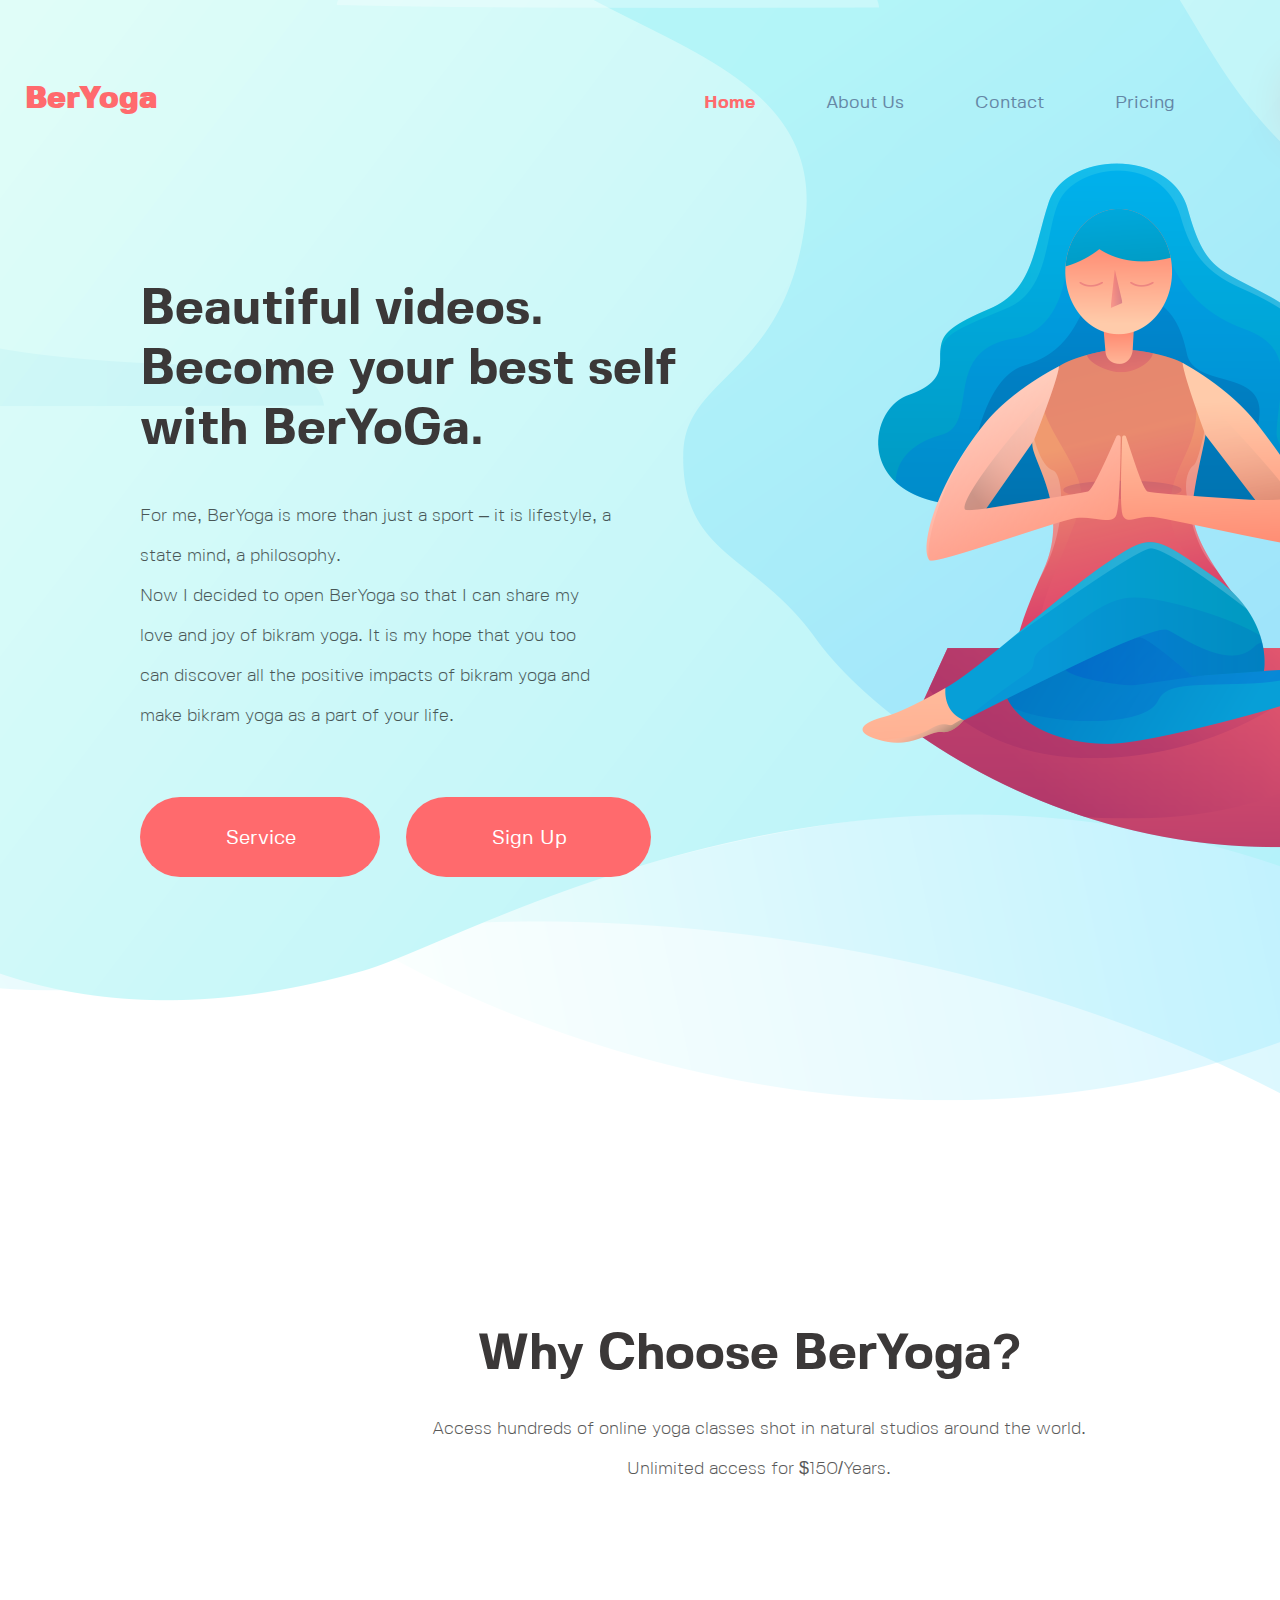
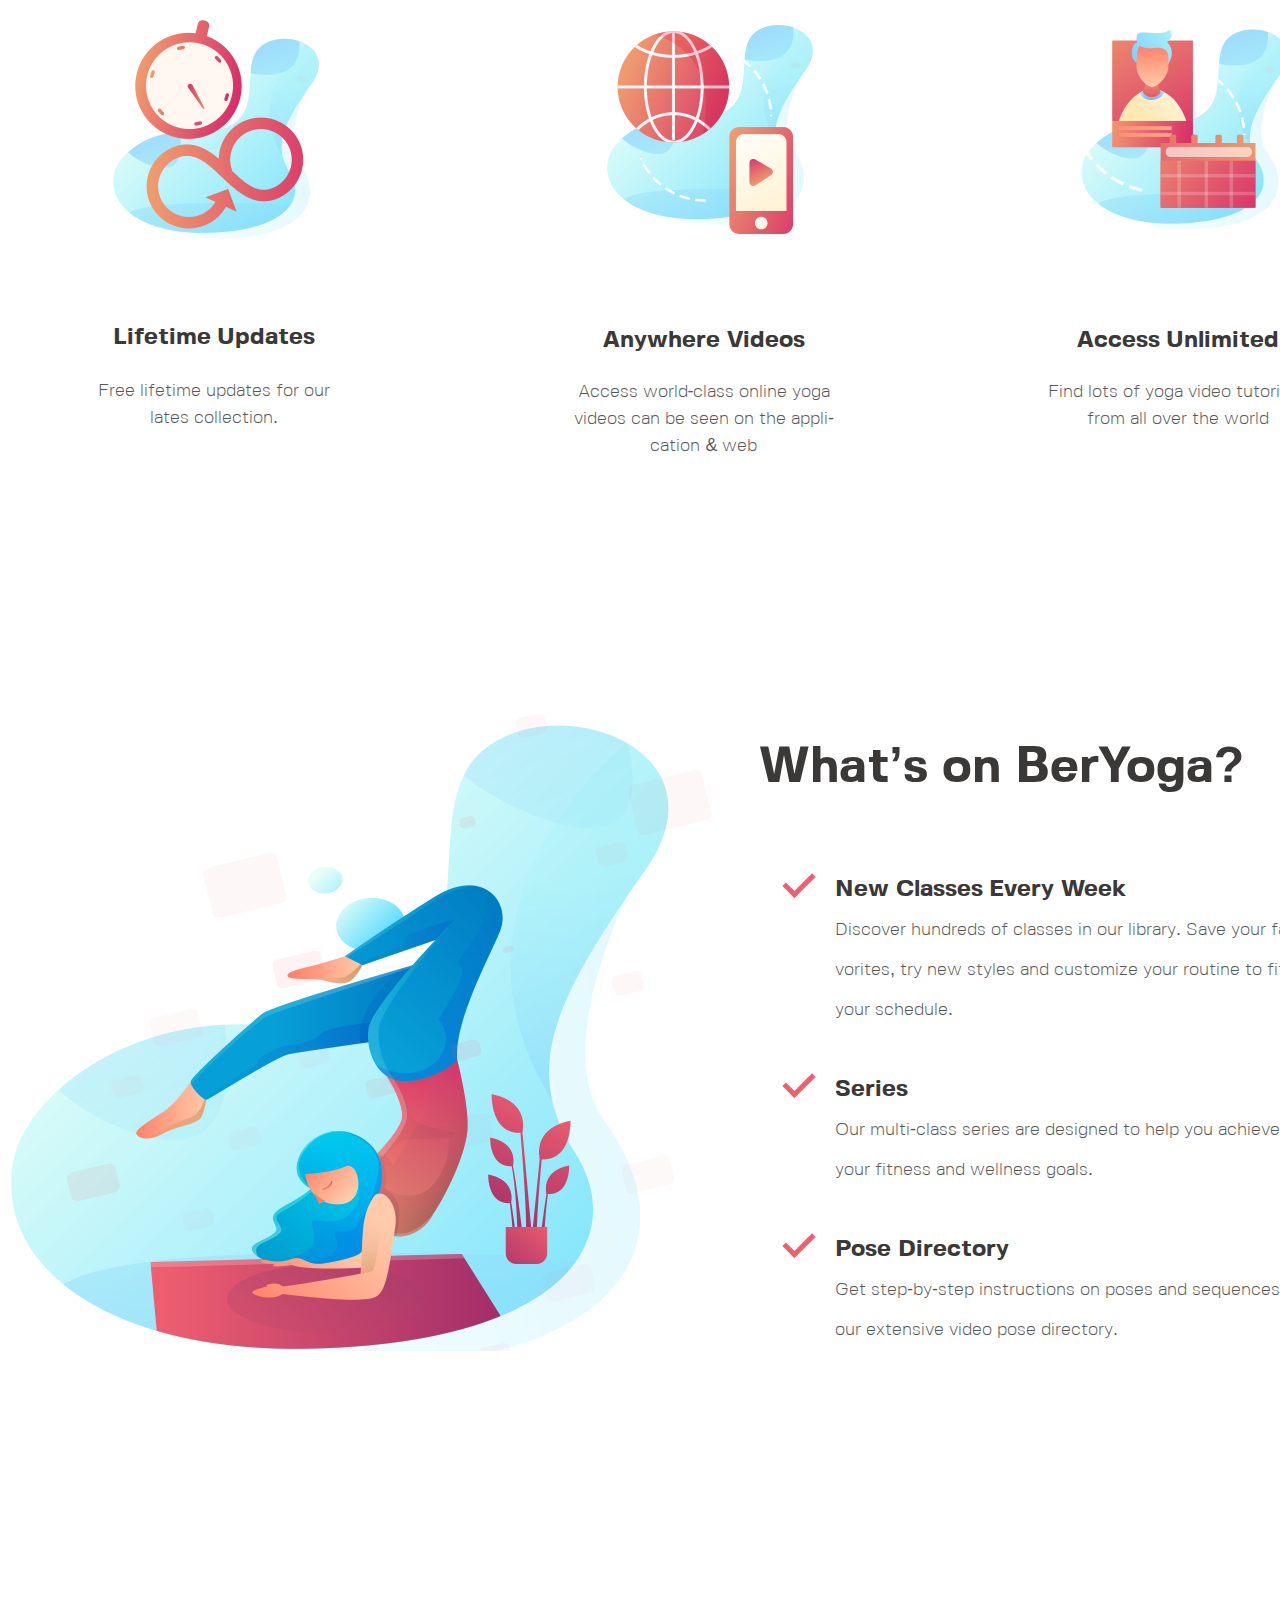
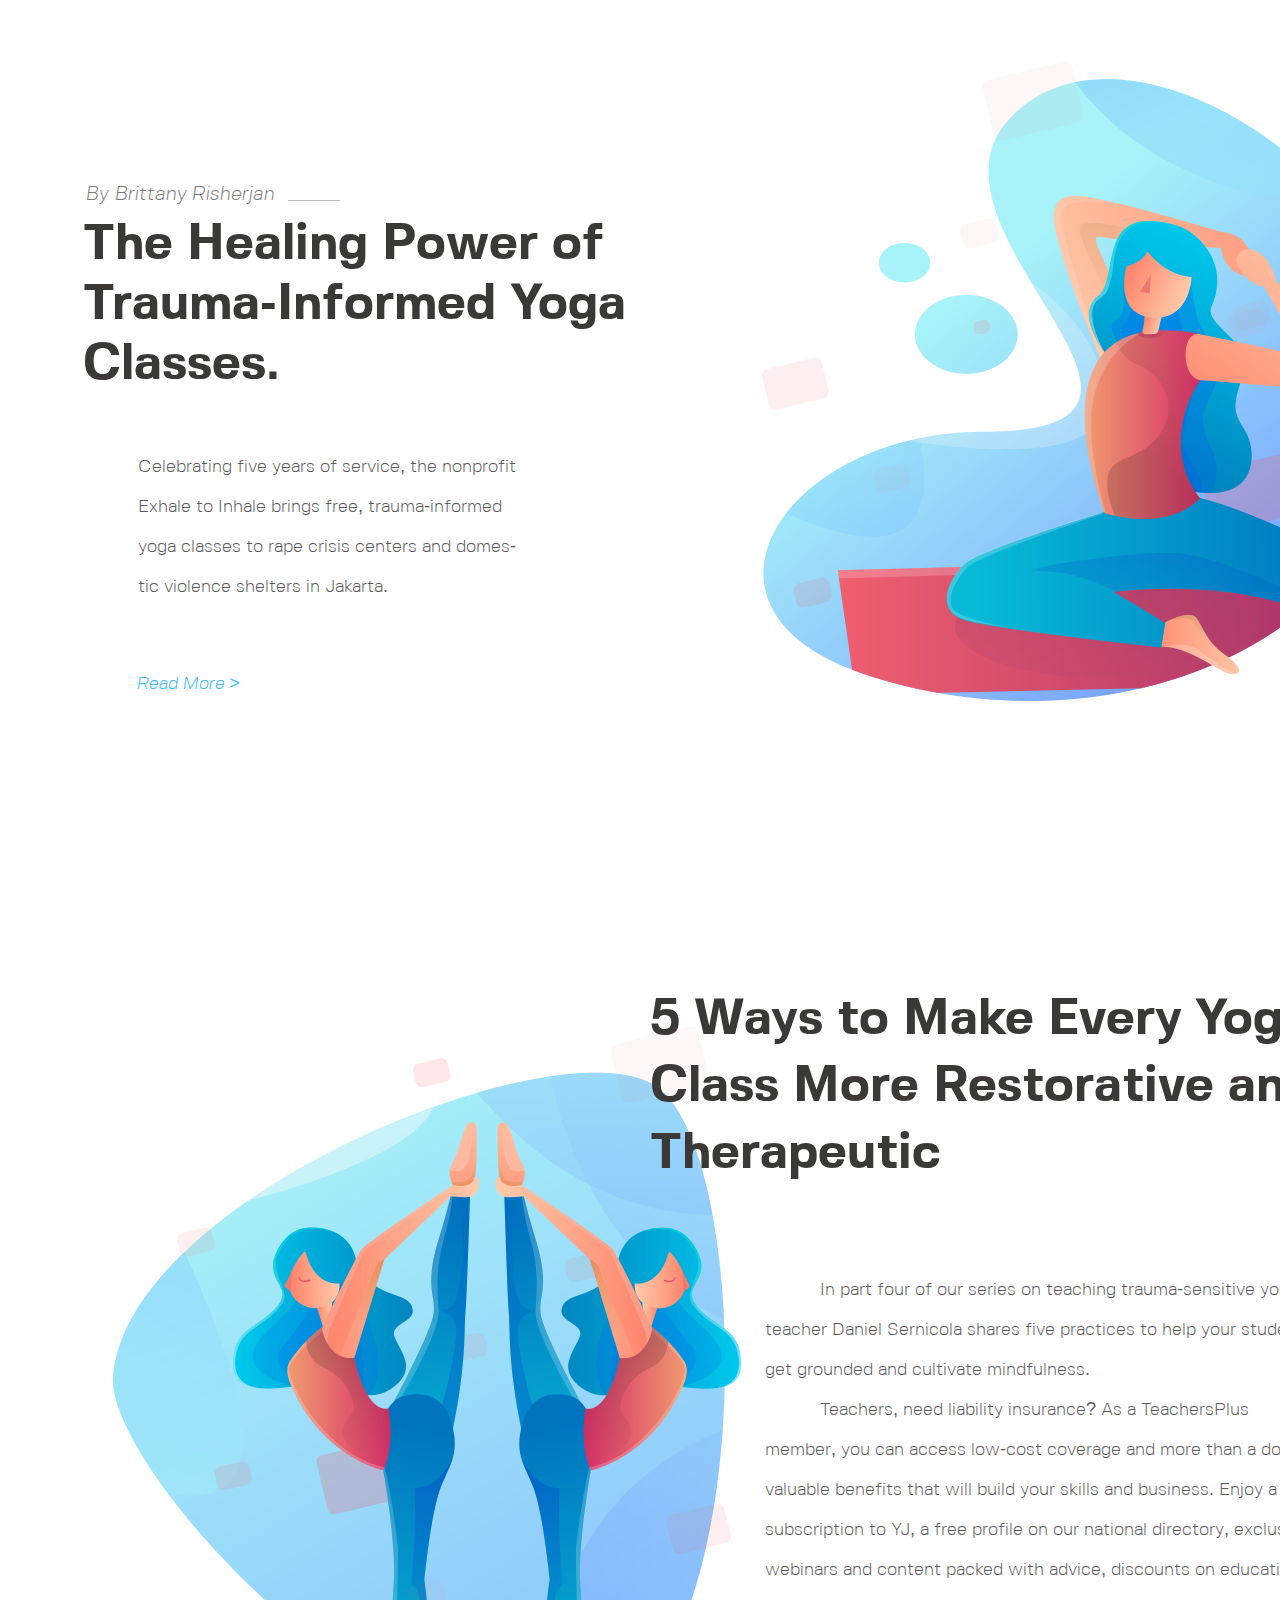
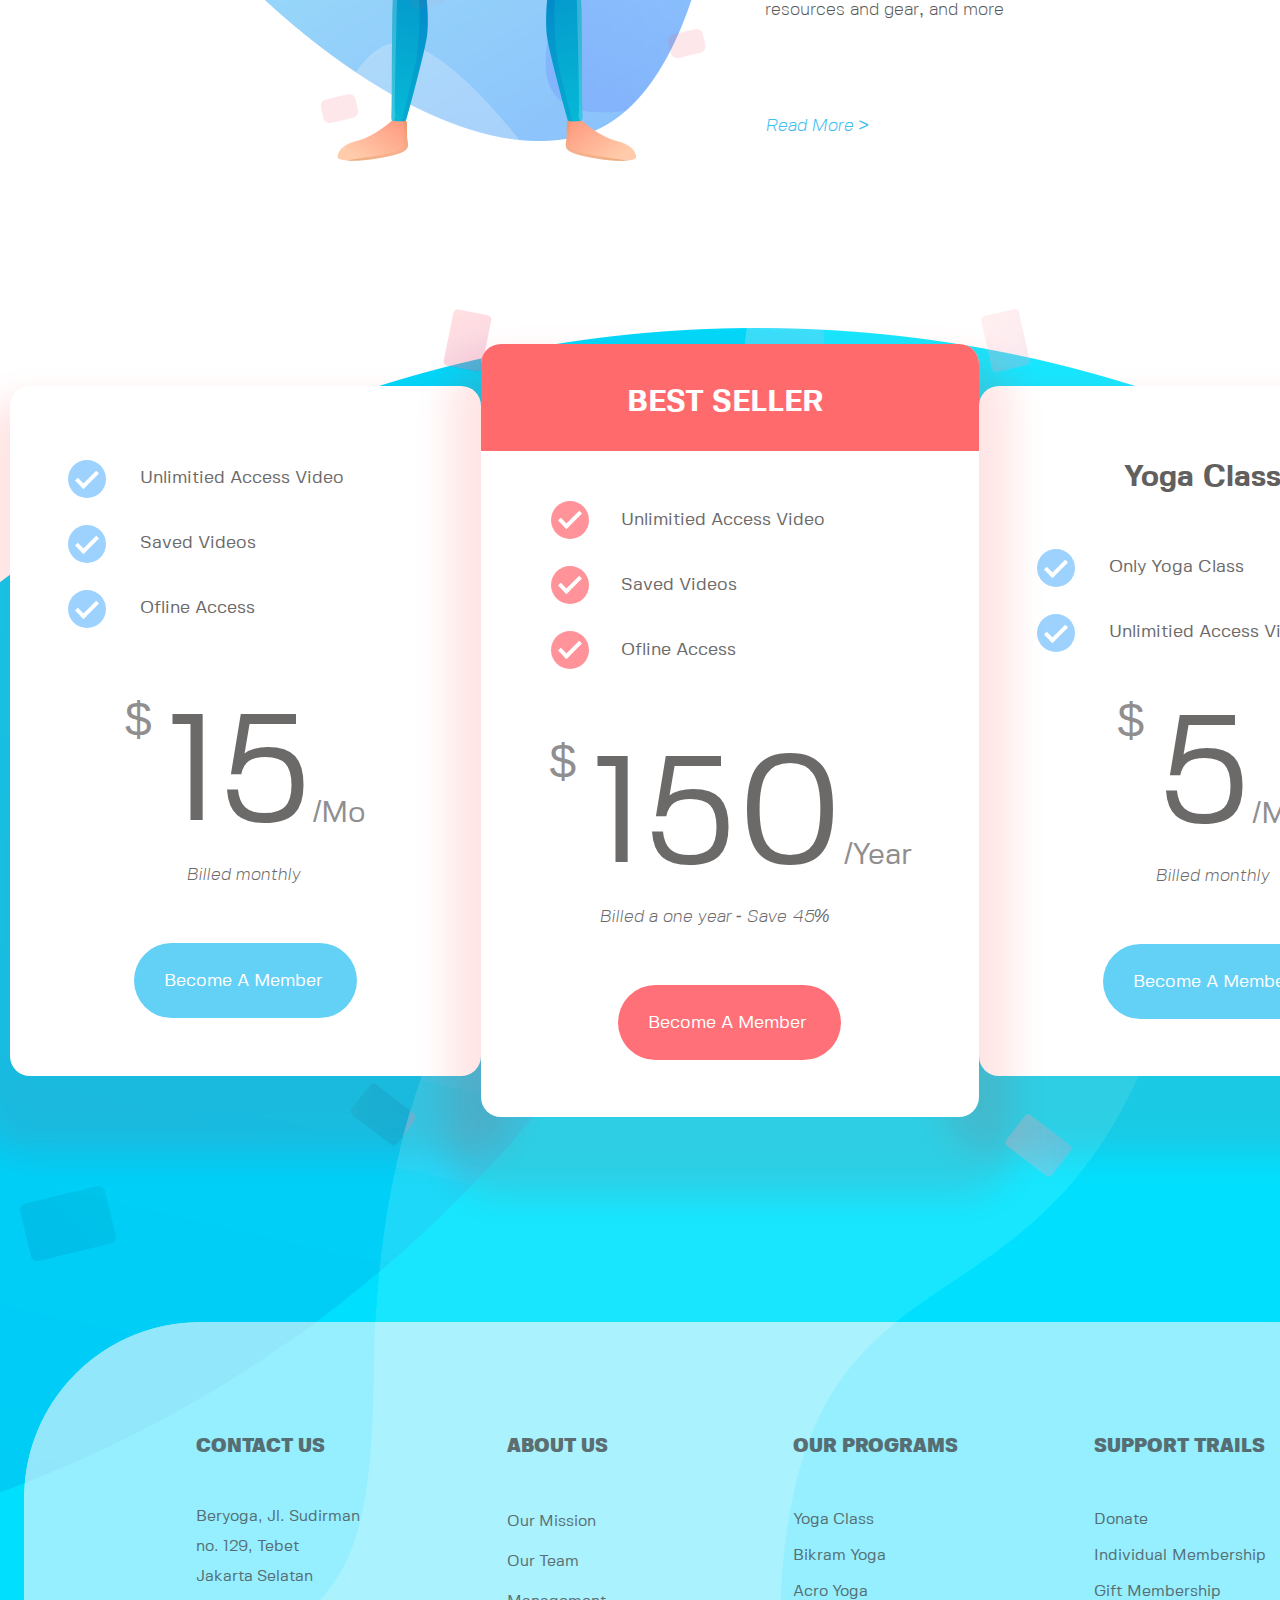
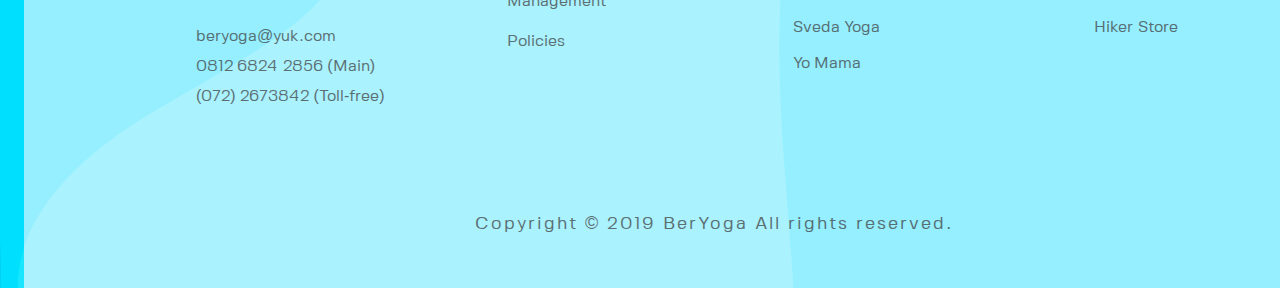
<file: beryoga/index.html>
<!DOCTYPE html>
<html lang="en">
<head>
  <meta charset="utf-8">
  <title>Beryoga</title>
  <link href="css/normalize.css" rel="stylesheet">
  <link href="css/style-minify.css" rel="stylesheet">
</head>
<body>
  <header class="main-header container">
    <nav class="main-navigation">
      <a class="main-header-logo" aria-label="Beryoga logo">
        BerYoga
      </a>
      <div class="navigation-wrapper">
        <ul class="site-navigation-list">
          <li class="site-navigation-item">
            <a class="site-navigation-link current" href="home.html">Home</a>
          </li>
          <li class="site-navigation-item">
            <a class="site-navigation-link" href="about-us.html">About Us</a>
          </li>
          <li class="site-navigation-item">
            <a class="site-navigation-link" href="contact.html">Contact</a>
          </li>
          <li class="site-navigation-item">
            <a class="site-navigation-link" href="pricing.html">Pricing</a>
          </li>
        </ul>
        <a class="button button-login" href="login.html">Login</a>
      </div>
    </nav>
    <section class="header-info">
      <h2 class="header-info-title">Beautiful videos. <br> Become your best self with BerYoGa.</h2>
      <p class="header-info-text">
        For me, BerYoga is more than just a sport – it is lifestyle, a <br> state mind, a philosophy. <br>
        Now I decided to open BerYoga so that I can share my <br> love and joy of bikram yoga.  It is my hope that you too <br> can discover all the positive impacts of bikram yoga and <br> make bikram yoga as a part of your life.
      </p>
      <ul class="header-buttons-list">
        <li class="header-buttons-item">
          <a class="button service-button" href="#">Service</a>
        </li>
        <li class="header-buttons-item">
          <a class="button sign-up-button" href="#">Sign Up</a>
        </li>
      </ul>
    </section>
  </header>
  <main>
    <section class="choose container">
      <h2 class="choose-title">Why Choose BerYoga?</h2>
      <p class="choose-text">Access hundreds of online yoga classes shot in natural studios around the world. <br> Unlimited access for $150/Years.</p>
      <ul class="choose-list">
        <li class="choose-item">
          <img src="img/icon-choose-1.png" width="219" height="219" alt="Lifetime icon">
          <h4 class="choose-item-title">Lifetime Updates</h4>
          <p class="choose-item-text">Free lifetime updates for our <br> lates collection.</p>
        </li>
        <li class="choose-item">
          <img src="img/icon-choose-2.png" width="219" height="219" alt="Videos icon">
          <h4 class="choose-item-title">Anywhere Videos</h4>
          <p class="choose-item-text">Access world-class online yoga <br> videos can be seen on the appli-<br>cation & web</p>
        </li>
        <li class="choose-item">
          <img src="img/icon-choose-3.png" width="219" height="219" alt="Access icon">
          <h4 class="choose-item-title">Access Unlimited</h4>
          <p class="choose-item-text">Find lots of yoga video tutorials,<br> from all over the world</p>
        </li>
      </ul>
    </section>
    <section class="whats-on container">
      <div class="whats-on-wrapper">
        <h2 class="whats-on-title">What’s on BerYoga?</h2>

        <ul class="whats-on-list">
          <li class="whats-on-item">
            <h4 class="whats-on-item-title">New Classes Every Week</h4>
            <p class="whats-on-item-text">Discover hundreds of classes in our library. Save your fa-<br> vorites, try new styles and customize your routine to fit <br> your schedule.</p>
          </li>
          <li class="whats-on-item">
            <h4 class="whats-on-item-title">Series</h4>
            <p class="whats-on-item-text">Our multi-class series are designed to help you achieve <br> your fitness and wellness goals.</p>
          </li>
          <li class="whats-on-item">
            <h4 class="whats-on-item-title">Pose Directory</h4>
            <p class="whats-on-item-text">Get step-by-step instructions on poses and sequences in <br> our extensive video pose directory.</p>
          </li>
        </ul>
      </div>
    </section>
    <section class="article-preview-1 container">
      <article>
        <p class="author-name">By Brittany Risherjan</p>
        <h2 class="article-title">The Healing Power of Trauma-Informed Yoga Classes.</h2>
        <p class="article-preview-text">Celebrating five years of service, the nonprofit <br> Exhale to Inhale brings free, trauma-informed <br> yoga classes to rape crisis centers and domes- <br> tic violence shelters in Jakarta.</p>
        <a href="#" title="Read more" class="read-more">Read More ></a>
      </article>
    </section>
    <section class="article-preview-2">
      <div class="container">
        <article>
          <h2 class="article-title">5 Ways to Make Every Yoga Class More Restorative and Therapeutic</h2>
          <p class="article-preview-text"> In part four of our series on teaching trauma-sensitive yoga, <br> teacher Daniel Sernicola shares five practices to help your students <br> get grounded and cultivate mindfulness. </p>
          <p class="article-preview-text"> Teachers, need liability insurance? As a TeachersPlus <br> member, you can access low-cost coverage and more than a dozen <br> valuable benefits that will build your skills and business. Enjoy a free <br> subscription to YJ, a free profile on our national directory, exclusive <br> webinars and content packed with advice, discounts on educational <br> resources and gear, and more</p>
          <a href="#" title="Read more" class="read-more">Read More ></a>
        </article>
      </div>
    </section>
  </main>
  <footer class="main-footer">
    <ul class="price-list container">
      <li class="price-item">
        <ul class="products-list">
          <li class="product-item">Unlimitied Access Video</li>
          <li class="product-item">Saved Videos</li>
          <li class="product-item">Ofline Access</li>
        </ul>
        <p class="price">15</p>
        <p class="billed">Billed monthly</p>
        <a class="button price-button" href="#">Become A Member</a>
      </li>
      <li class="price-item price-item-best-seller">
        <div class="best-seller-wrapper">
          <h3 class="best-seller">Best Seller</h3>
        </div>
        <ul class="products-list">
          <li class="product-item">Unlimitied Access Video</li>
          <li class="product-item">Saved Videos</li>
          <li class="product-item">Ofline Access</li>
        </ul>
        <p class="price">150</p>
        <p class="billed">Billed a one year - Save 45%</p>
        <a class="button price-button" href="#">Become A Member</a>
      </li>
      <li class="price-item">
        <h3 class="price-item-title">Yoga Class</h3>
        <ul class="products-list">
          <li class="product-item">Only Yoga Class</li>
          <li class="product-item">Unlimitied Access Video</li>
        </ul>
        <p class="price">5</p>
        <p class="billed">Billed monthly</p>
        <a class="button price-button" href="#">Become A Member</a>
      </li>
    </ul>
    <section class="footer-menu container">
      <ul class="footer-menu-list">
        <li class="footer-menu-item">
          <h4 class="footer-menu-title"><b>Contact Us</b></h4>
          <p class="footer-address">
            Beryoga, Jl. Sudirman <br>
            no. 129, Tebet <br>
            Jakarta Selatan<br>
            <br>
            beryoga@yuk.com <br>
            0812 6824 2856 (Main)<br>
            (072) 2673842  (Toll-free)
          </p>
        </li>
        <li class="footer-menu-item">
          <h4 class="footer-menu-title"><b>About Us</b></h4>
          <ul class="submenu-list-about-us">
            <li class="submenu-item">
              <a class="submenu-item-link" href="#">Our Mission</a>
            </li>
            <li class="submenu-item">
              <a class="submenu-item-link" href="#">Our Team</a>
            </li>
            <li class="submenu-item">
              <a class="submenu-item-link" href="#">Management</a>
            </li>
            <li class="submenu-item">
              <a class="submenu-item-link" href="#">Policies</a>
            </li>
          </ul>
        </li>
        <li class="footer-menu-item">
          <h4 class="footer-menu-title"><b>Our Programs</b></h4>
          <ul class="submenu-list">
            <li class="submenu-item">
              <a class="submenu-item-link" href="#">Yoga Class</a>
            </li>
            <li class="submenu-item">
              <a class="submenu-item-link" href="#">Bikram Yoga</a>
            </li>
            <li class="submenu-item">
              <a class="submenu-item-link" href="#">Acro Yoga</a>
            </li>
            <li class="submenu-item">
              <a class="submenu-item-link" href="#">Sveda Yoga</a>
            </li>
            <li class="submenu-item">
              <a class="submenu-item-link" href="#">Yo Mama</a>
            </li>
          </ul>
        </li>
        <li class="footer-menu-item">
          <h4 class="footer-menu-title"><b>Support Trails</b></h4>
          <ul class="submenu-list">
            <li class="submenu-item">
              <a class="submenu-item-link" href="#">Donate</a>
            </li>
            <li class="submenu-item">
              <a class="submenu-item-link" href="#">Individual Membership</a>
            </li>
            <li class="submenu-item">
              <a class="submenu-item-link" href="#">Gift Membership</a>
            </li>
            <li class="submenu-item">
              <a class="submenu-item-link" href="#">Hiker Store</a>
            </li>
          </ul>
        </li>
      </ul>
    </section>
    <div class="copyright container">
      <p>Copyright © 2019 BerYoga All rights reserved.</p>
    </div>
  </footer>
</body>
</html>
</file>
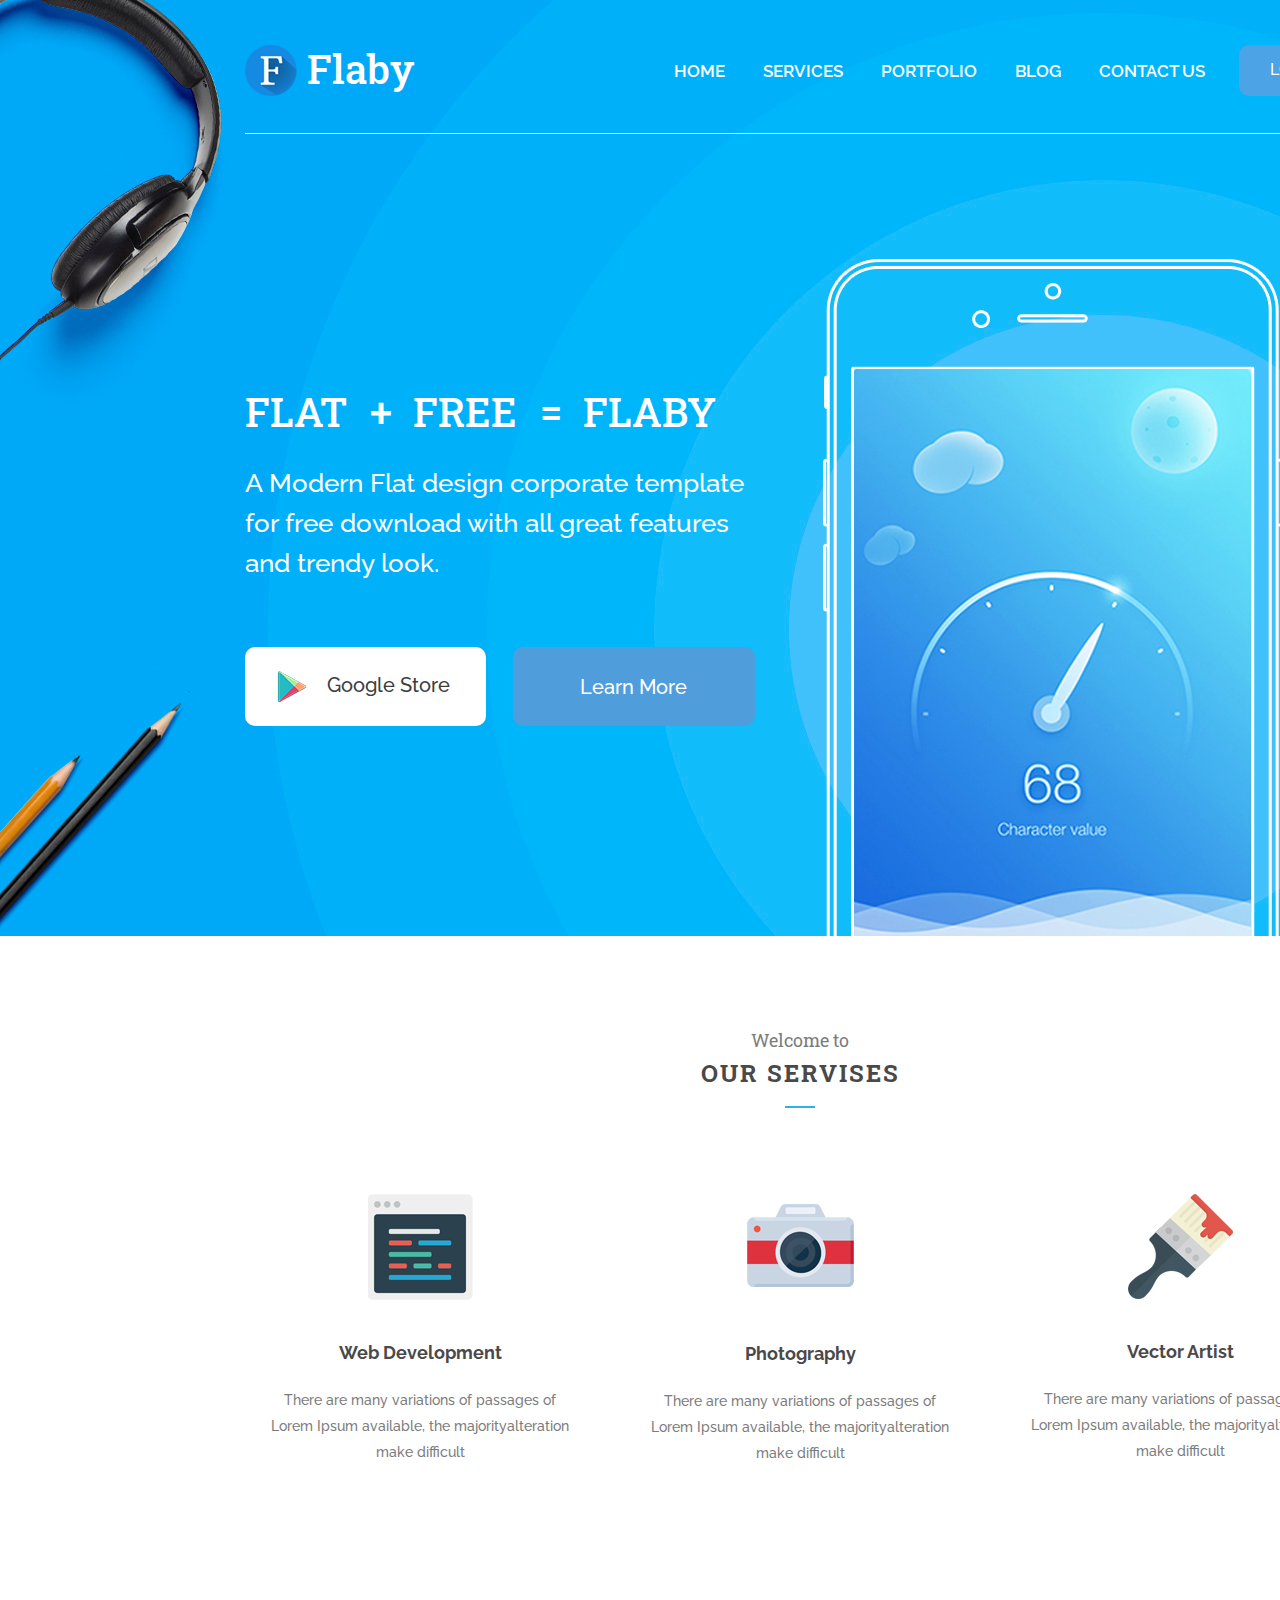
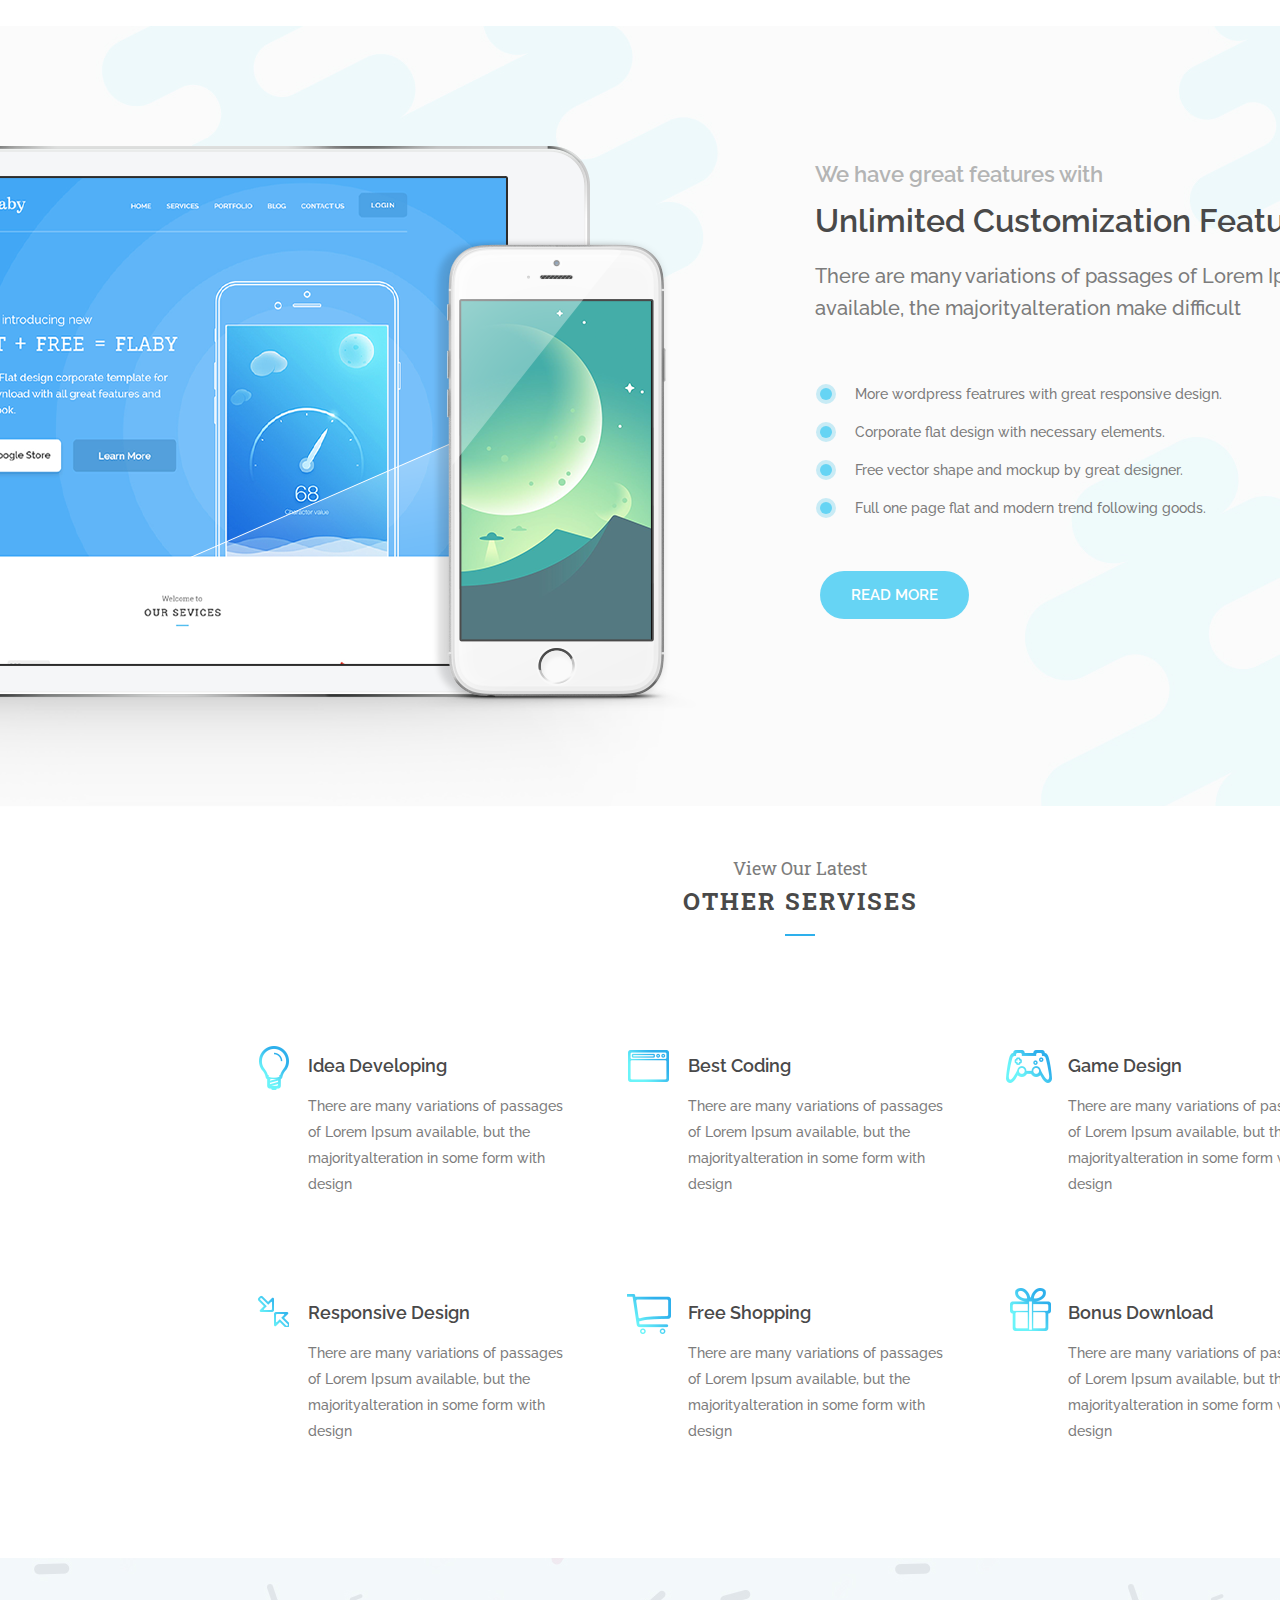
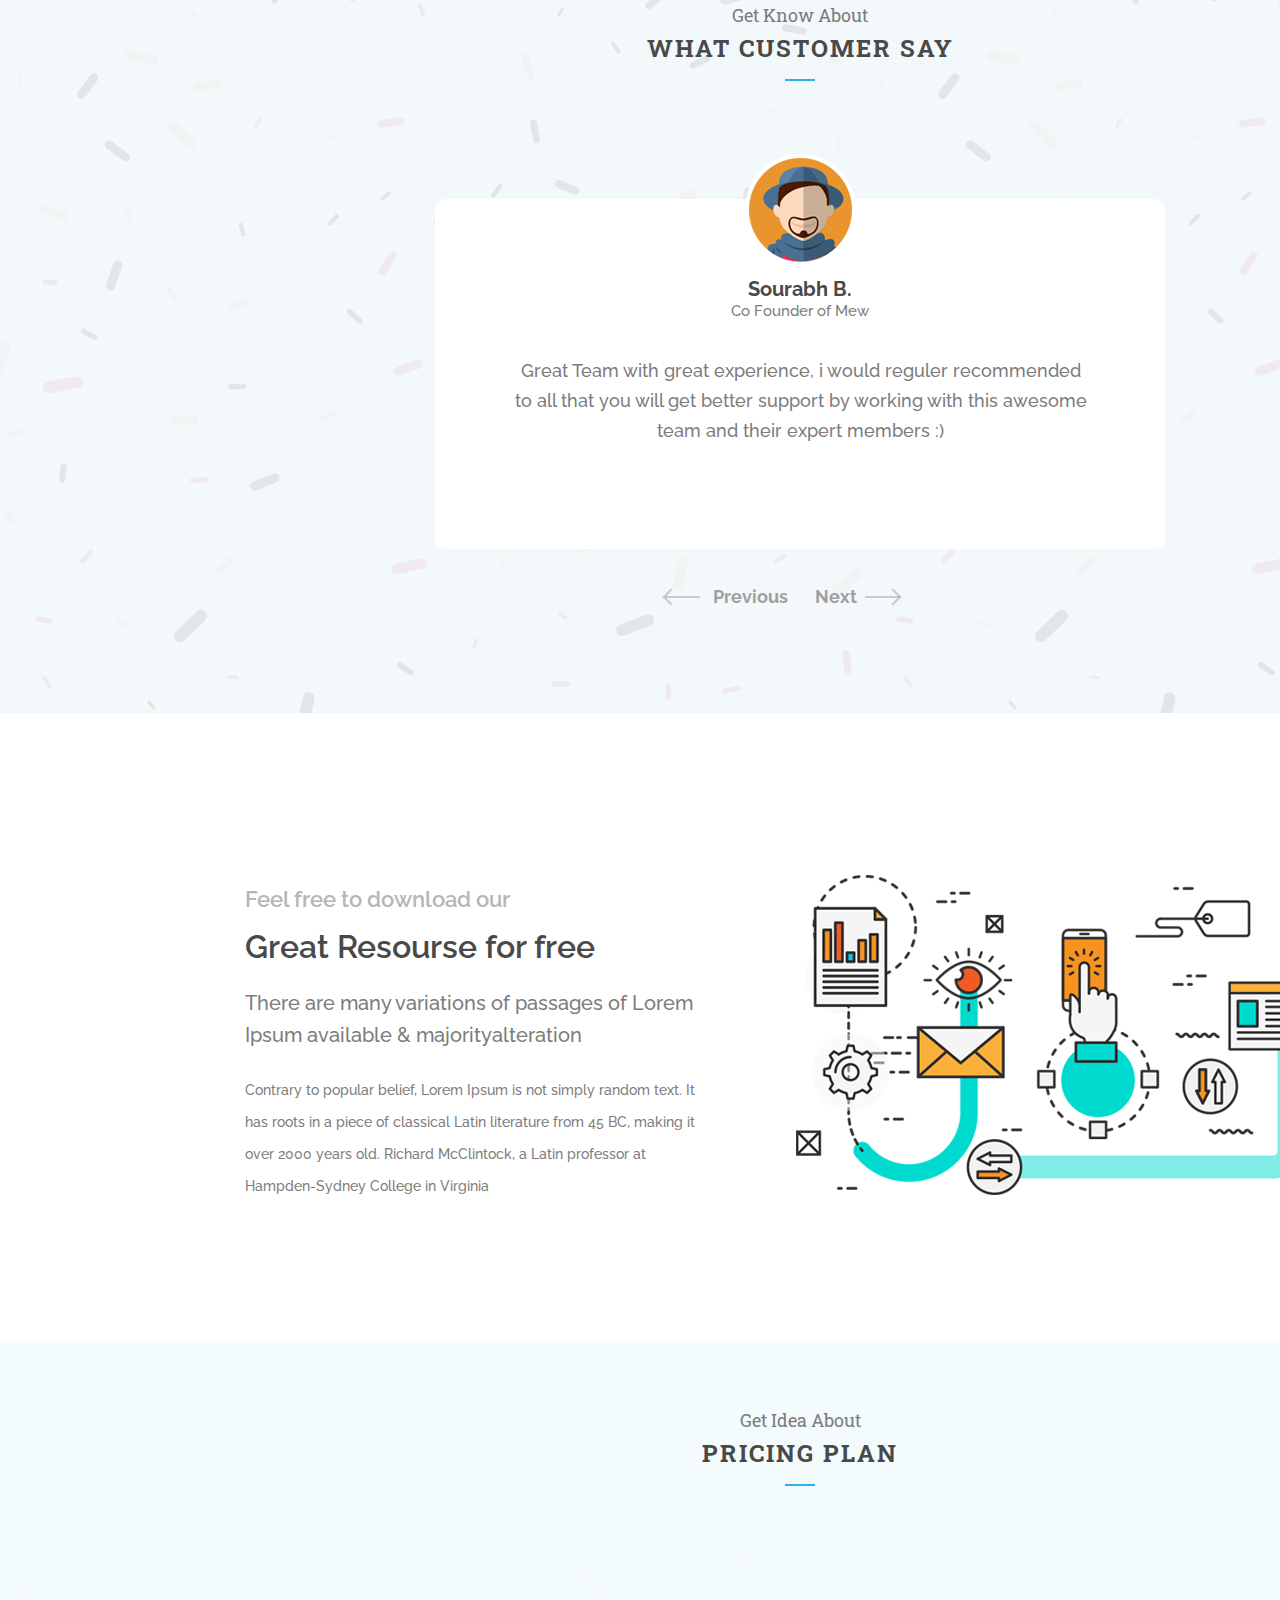
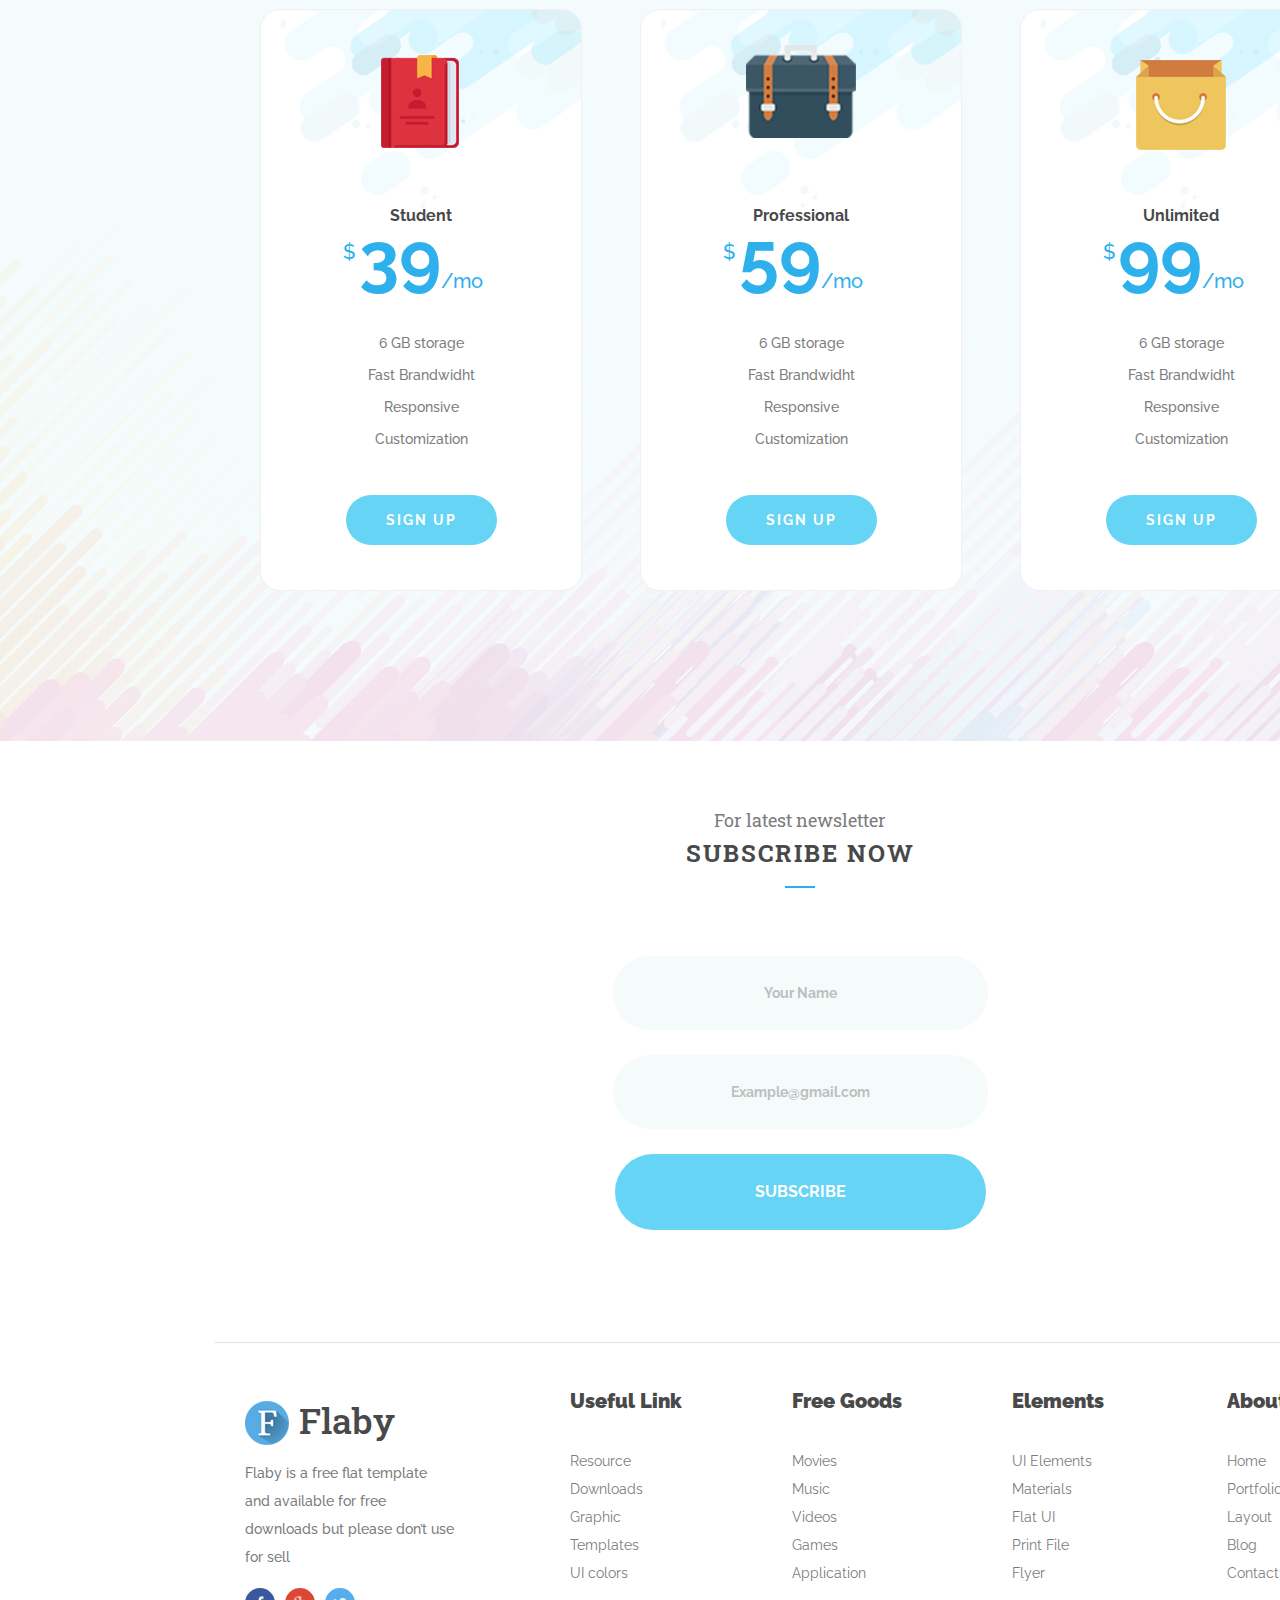
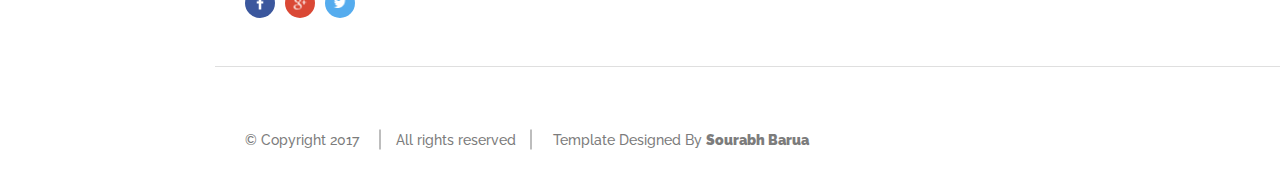
<file: flaby/index.html>
<!DOCTYPE html>
<html lang="en">
<head>
  <meta charset="utf-8">
  <title>Flaby</title>
  <link href="https://fonts.googleapis.com/css?family=Raleway:500,600,700&display=swap" rel="stylesheet" type="text/css">
  <link href="https://fonts.googleapis.com/css?family=Roboto+Slab:400,700&display=swap" rel="stylesheet" type="text/css">
  <link href="css/normalize.css" rel="stylesheet">
  <link href="css/style-minify.css" rel="stylesheet">
  <link href="favicon.ico" rel="shortcut icon">
</head>
<body>
  <header class="main-header">
    <div class="header-wrapper">
      <nav class="main-navigation container">
        <div class="logo-wrapper">
          <a class="main-header-logo">
            <img src="img/logo.png" width="52" height="51" alt="Flaby logo">
          </a>
          <p class="text-logo">Flaby</p>
        </div>
        <div class="navigation-wrapper">
          <ul class="site-navigation-list">
            <li class="site-navigation-item">
              <a class="site-navigation-link" href="#">Home</a>
            </li>
            <li class="site-navigation-item">
              <a class="site-navigation-link" href="#">Services</a>
            </li>
            <li class="site-navigation-item">
              <a class="site-navigation-link" href="#">Portfolio</a>
            </li>
            <li class="site-navigation-item">
              <a class="site-navigation-link" href="#">Blog</a>
            </li>
            <li class="site-navigation-item">
              <a class="site-navigation-link" href="#">Contact Us</a>
            </li>
          </ul>
          <a class="button button-login" href="login.html">Login</a>
        </div>
      </nav>
      <section class="main-info container">
        <h1 class="main-info-title">Flat <span>+</span> Free <span>=</span> Flaby</h1>
        <p class="main-info-text">A Modern Flat design corporate template for free download with all great features and trendy look.</p>
        <ul class="header-buttons-list">
          <li class="header-buttons-item">
            <a class="button google-store-button" href="#">Google Store</a>
          </li>
          <li class="header-buttons-item">
            <a class="button learn-more-button" href="#">Learn More</a>
          </li>
        </ul>
      </section>
    </div>
  </header>
  <main>
    <section class="servises container">
      <h2 class="visually-hidden">Services</h2>
      <h3 class="servises-title">Welcome to <br> <span>our servises</span></h3>
      <ul class="servises-list">
        <li class="services-item">
          <img src="img/development.png" width="105" height="106" alt="Development icon">
          <h4 class="service-title">Web Development</h4>
          <p class="service-text">There are many variations of passages of Lorem Ipsum available,  the majorityalteration make difficult</p>
        </li>
        <li class="services-item services-item-p">
          <img src="img/photography.png" width="107" height="83" alt="Photography icon">
          <h4 class="service-title">Photography</h4>
          <p class="service-text">There are many variations of passages of Lorem Ipsum available,  the majorityalteration make difficult</p>
        </li>
        <li class="services-item">
          <img src="img/vector-artist.png" width="105" height="105" alt="Vector artist icon">
          <h4 class="service-title">Vector Artist</h4>
          <p class="service-text">There are many variations of passages of Lorem Ipsum available,  the majorityalteration make difficult</p>
        </li>
      </ul>
    </section>
    <section class="customization">
      <h2 class="visually-hidden">Unlimited Customization</h2>
      <div class="bg-wrapper">
        <div class="container">
          <div class="customization-wrapper">
            <h3 class="customization-title">We have great features with <br> <span>Unlimited Customization Features</span></h3>
            <p class="customization-text">There are many variations of passages of Lorem Ipsum available,  the majorityalteration make difficult</p>
            <ul class="customization-list">
              <li class="customization-item">More wordpress featrures with great responsive design.</li>
              <li class="customization-item">Corporate flat design with necessary elements.</li>
              <li class="customization-item">Free vector shape and mockup by great designer.</li>
              <li class="customization-item">Full one page flat and modern trend following goods.</li>
            </ul>
            <a class="button read-more-button" href="#">Read More</a>
          </div>
        </div>
      </div>
    </section>
    <section class="other-servises container">
      <h2 class="visually-hidden">Other Services</h2>
      <h3 class="other-servises-title">View Our Latest <br> <span>Other Servises</span></h3>
      <ul class="other-servises-list">
        <li class="other-services-item">
          <h4 class="other-service-title">Idea Developing</h4>
          <p class="other-service-text">There are many variations of passages of Lorem Ipsum available, but the majorityalteration in some form with design</p>
        </li>
        <li class="other-services-item">
          <h4 class="other-service-title">Best Coding</h4>
          <p class="other-service-text">There are many variations of passages of Lorem Ipsum available, but the majorityalteration in some form with design</p>
        </li>
        <li class="other-services-item">
          <h4 class="other-service-title">Game Design</h4>
          <p class="other-service-text">There are many variations of passages of Lorem Ipsum available, but the majorityalteration in some form with design</p>
        </li>
        <li class="other-services-item">
          <h4 class="other-service-title">Responsive Design</h4>
          <p class="other-service-text">There are many variations of passages of Lorem Ipsum available, but the majorityalteration in some form with design</p>
        </li>
        <li class="other-services-item">
          <h4 class="other-service-title">Free Shopping</h4>
          <p class="other-service-text">There are many variations of passages of Lorem Ipsum available, but the majorityalteration in some form with design</p>
        </li>
        <li class="other-services-item">
          <h4 class="other-service-title">Bonus Download</h4>
          <p class="other-service-text">There are many variations of passages of Lorem Ipsum available, but the majorityalteration in some form with design</p>
        </li>
      </ul>
    </section>
    <section class="feedback">
      <h2 class="visually-hidden">Feedback</h2>
      <div class="feedback-wrapper container">
        <h3 class="feedback-title">Get Know About <br> <span>What Customer Say</span></h3>
        <div class="feedback-slider">
          <input id="slide-1" type="radio" name="slider" checked>
          <div class="slide">
            <div class="slide-inner">
              <img src="img/customer-icon.png" width="111" height="112" alt="Customer icon">
              <h4 class="customer-name">Sourabh B. </h4>
              <p class="customer-office">Co Founder of Mew </p>
              <p class="feedback-text">Great Team with great experience, i would reguler recommended to all that you will get better support by working with this awesome team and their expert members :)</p>
            </div>
            <div class="arrows-wrapper">
              <label class="prev-slide" for="slide-3"><span class="arrow arrow-left">Previous</span></label>
              <label class="next-slide" for="slide-2"><span class="arrow arrow-right">Next</span></label>
            </div>
          </div>
          <input id="slide-2" type="radio" name="slider">
          <div class="slide">
            <div class="slide-inner">
              <img src="img/customer-icon.png" width="111" height="112" alt="Customer icon">
              <h4 class="customer-name">Andrew S. </h4>
              <p class="customer-office">Deleloper in Purr </p>
              <p class="feedback-text">Great Team with great experience, i would reguler recommended to all that you will get better support by working with this awesome team and their expert members :)</p>
            </div>
            <div class="arrows-wrapper">
              <label class="prev-slide" for="slide-1"><span class="arrow arrow-left">Previous</span></label>
              <label class="next-slide" for="slide-3"><span class="arrow arrow-right">Next</span></label>
            </div>
          </div>
          <input id="slide-3" type="radio" name="slider">
          <div class="slide">
            <div class="slide-inner">
              <img src="img/customer-icon.png" width="111" height="112" alt="Customer icon">
              <h4 class="customer-name">Mary A. </h4>
              <p class="customer-office">Deleloper in Paws </p>
              <p class="feedback-text">Great Team with great experience, i would reguler recommended to all that you will get better support by working with this awesome team and their expert members :)</p>
            </div>
            <div class="arrows-wrapper">
              <label class="prev-slide" for="slide-2"><span class="arrow arrow-left">Previous</span></label>
              <label class="next-slide" for="slide-1"><span class="arrow arrow-right">Next</span></label>
            </div>
          </div>
        </div>
      </div>
    </section>
    <section class="free container">
      <h2 class="visually-hidden">Free Download</h2>
      <div class="free-wrapper">
        <h3 class="free-title">Feel free to download our <br> <span>Great Resourse for free</span></h3>
        <p class="free-text">There are many variations of passages of Lorem Ipsum available & majorityalteration</p>
        <p class="free-text"><span>Contrary to popular belief, Lorem Ipsum is not simply random text. It has roots in a piece of classical Latin literature from 45 BC, making it over 2000 years old. Richard McClintock, a Latin professor at Hampden-Sydney College in Virginia</span></p>
      </div>
    </section>
    <section class="pricing">
      <h2 class="visually-hidden">Pricing Plan</h2>
      <h3 class="price-title">Get Idea About <br> <span>Pricing Plan</span></h3>
      <ul class="price-list container">
        <li class="price-item">
          <h3 class="price-item-title price-item-title-student">Student</h3>
          <p class="price"><sup>$</sup>39<sub>/mo</sub></p>
          <ul class="offer-list">
            <li class="offer-item">6 GB storage</li>
            <li class="offer-item">Fast Brandwidht</li>
            <li class="offer-item">Responsive</li>
            <li class="offer-item">Customization</li>
          </ul>
          <a class="button sign-up-button" href="#">Sign Up</a>
        </li>
        <li class="price-item">
          <h3 class="price-item-title price-item-title-professional">Professional</h3>
          <p class="price"><sup>$</sup>59<sub>/mo</sub></p>
          <ul class="offer-list">
            <li class="offer-item">6 GB storage</li>
            <li class="offer-item">Fast Brandwidht</li>
            <li class="offer-item">Responsive</li>
            <li class="offer-item">Customization</li>
          </ul>
          <a class="button sign-up-button" href="#">Sign Up</a>
        </li>
        <li class="price-item">
          <h3 class="price-item-title price-item-title-unlimited">Unlimited</h3>
          <p class="price"><sup>$</sup>99<sub>/mo</sub></p>
          <ul class="offer-list">
            <li class="offer-item">6 GB storage</li>
            <li class="offer-item">Fast Brandwidht</li>
            <li class="offer-item">Responsive</li>
            <li class="offer-item">Customization</li>
          </ul>
          <a class="button sign-up-button" href="#">Sign Up</a>
        </li>
      </ul>
    </section>
    <section class="subscribe container">
      <form class="subscribe-form" action="#" method="post">
        <h3 class="subscribe-title">For latest newsletter <br> <span>Subscribe now</span></h3>

        <div class="name-wrapper">
          <label class="subscribe-label" for="name"></label>
          <input class="write-name" id="name" type="text" name="Your Name" placeholder="Your Name">
        </div>
        <div class="email-wrapper">
          <label class="subscribe-label" for="email"></label>
          <input class="write-email" id="email" type="email" name="Your mail" placeholder="Example@gmail.com">
        </div>
        <button class="button subscribe-button" type="submit">Subscribe</button>
      </form>
    </section>
  </main>
  <footer class="container">
    <section class="main-footer">
      <div class="footer-aside">
        <div class="footer-logo-wrapper">
          <div class="footer-logo-container">
            <a class="main-header-logo">
              <img src="img/footer-logo.png" width="44" height="44" alt="Flaby logo">
            </a>
            <p class="footer-text-logo">Flaby</p>
          </div>
          <p class="footer-text">Flaby is a free flat template and available for free downloads but please don’t use for sell</p>
        </div>
        <ul class="social-buttons">
          <li class="social-button-item-facebook">
            <a class="social-button-link social-button-link-facebook" aria-label="Facebook" href="#">Facebook</a>
          </li>
          <li class="social-button-item-google">
            <a class="social-button-link social-button-link-google" aria-label="Google+" href="#">Google+</a>
          </li>
          <li class="social-button-item-twitter">
            <a class="social-button-link social-button-link-twitter" aria-label="Twitter" href="#">Twitter</a>
          </li>
        </ul>
      </div>
      <ul class="footer-menu-list">
        <li class="footer-menu-item">
          <h4 class="footer-menu-title"><b>Useful Link</b></h4>
          <ul class="submenu-list-about-us">
            <li class="submenu-item">
              <a class="submenu-item-link" href="#">Resource</a>
            </li>
            <li class="submenu-item">
              <a class="submenu-item-link" href="#">Downloads</a>
            </li>
            <li class="submenu-item">
              <a class="submenu-item-link" href="#">Graphic</a>
            </li>
            <li class="submenu-item">
              <a class="submenu-item-link" href="#">Templates</a>
            </li>
            <li class="submenu-item">
              <a class="submenu-item-link" href="#">UI colors</a>
            </li>
          </ul>
        </li>
        <li class="footer-menu-item">
          <h4 class="footer-menu-title"><b>Free Goods</b></h4>
          <ul class="submenu-list">
            <li class="submenu-item">
              <a class="submenu-item-link" href="#">Movies</a>
            </li>
            <li class="submenu-item">
              <a class="submenu-item-link" href="#">Music</a>
            </li>
            <li class="submenu-item">
              <a class="submenu-item-link" href="#">Videos</a>
            </li>
            <li class="submenu-item">
              <a class="submenu-item-link" href="#">Games</a>
            </li>
            <li class="submenu-item">
              <a class="submenu-item-link" href="#">Application</a>
            </li>
          </ul>
        </li>
        <li class="footer-menu-item">
          <h4 class="footer-menu-title"><b>Elements</b></h4>
          <ul class="submenu-list">
            <li class="submenu-item">
              <a class="submenu-item-link" href="#">UI Elements</a>
            </li>
            <li class="submenu-item">
              <a class="submenu-item-link" href="#">Materials</a>
            </li>
            <li class="submenu-item">
              <a class="submenu-item-link" href="#">Flat UI</a>
            </li>
            <li class="submenu-item">
              <a class="submenu-item-link" href="#">Print File</a>
            </li>
            <li class="submenu-item">
              <a class="submenu-item-link" href="#">Flyer</a>
            </li>
          </ul>
        </li>
        <li class="footer-menu-item">
          <h4 class="footer-menu-title"><b>About Us</b></h4>
          <ul class="submenu-list">
            <li class="submenu-item">
              <a class="submenu-item-link" href="#">Home</a>
            </li>
            <li class="submenu-item">
              <a class="submenu-item-link" href="#">Portfolio</a>
            </li>
            <li class="submenu-item">
              <a class="submenu-item-link" href="#">Layout</a>
            </li>
            <li class="submenu-item">
              <a class="submenu-item-link" href="#">Blog</a>
            </li>
            <li class="submenu-item">
              <a class="submenu-item-link" href="#">Contact Us</a>
            </li>
          </ul>
        </li>
      </ul>
    </section>
    <section class="footer-bottom">
      <p class="bottom-info">© Copyright 2017</p>
      <p class="bottom-info">All rights reserved</p>
      <p class="bottom-info">Template Designed By <span><b>Sourabh Barua</b></span></p>
    </section>
  </footer>
</body>
</html>
</file>
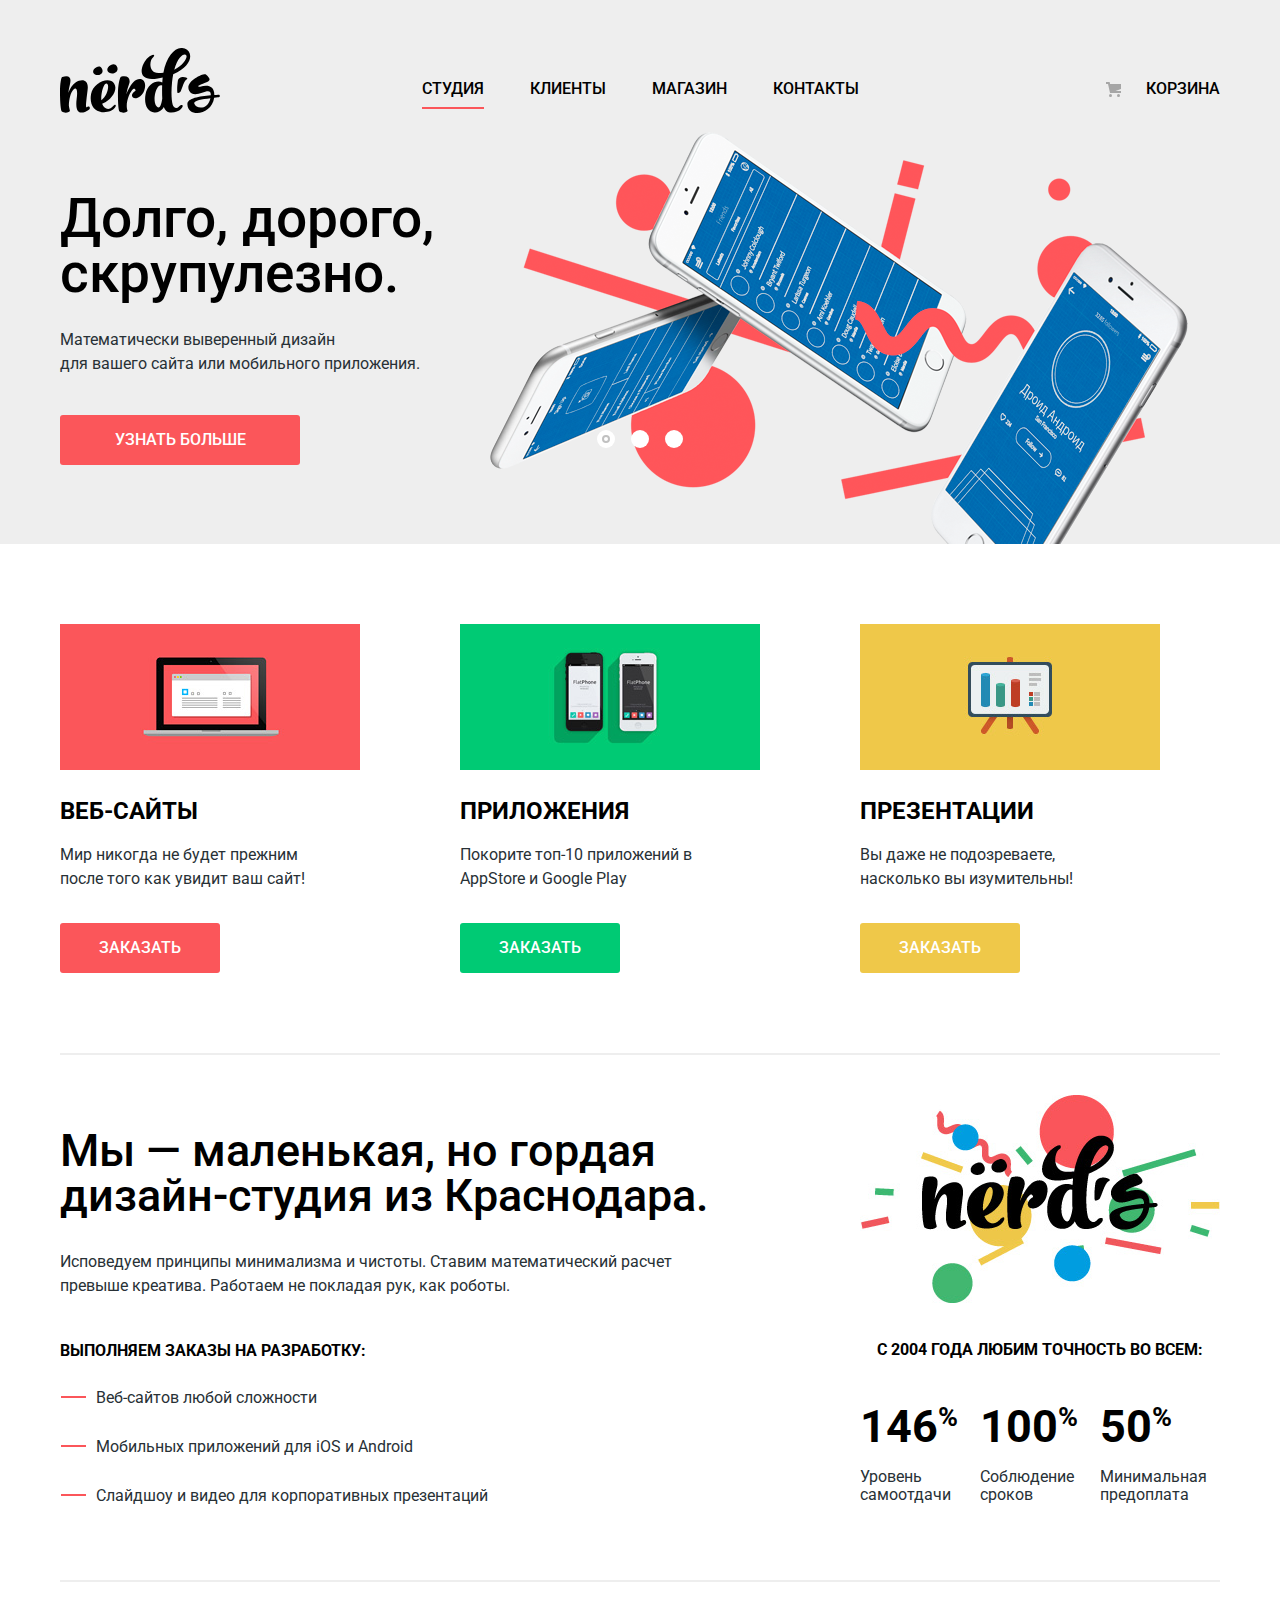
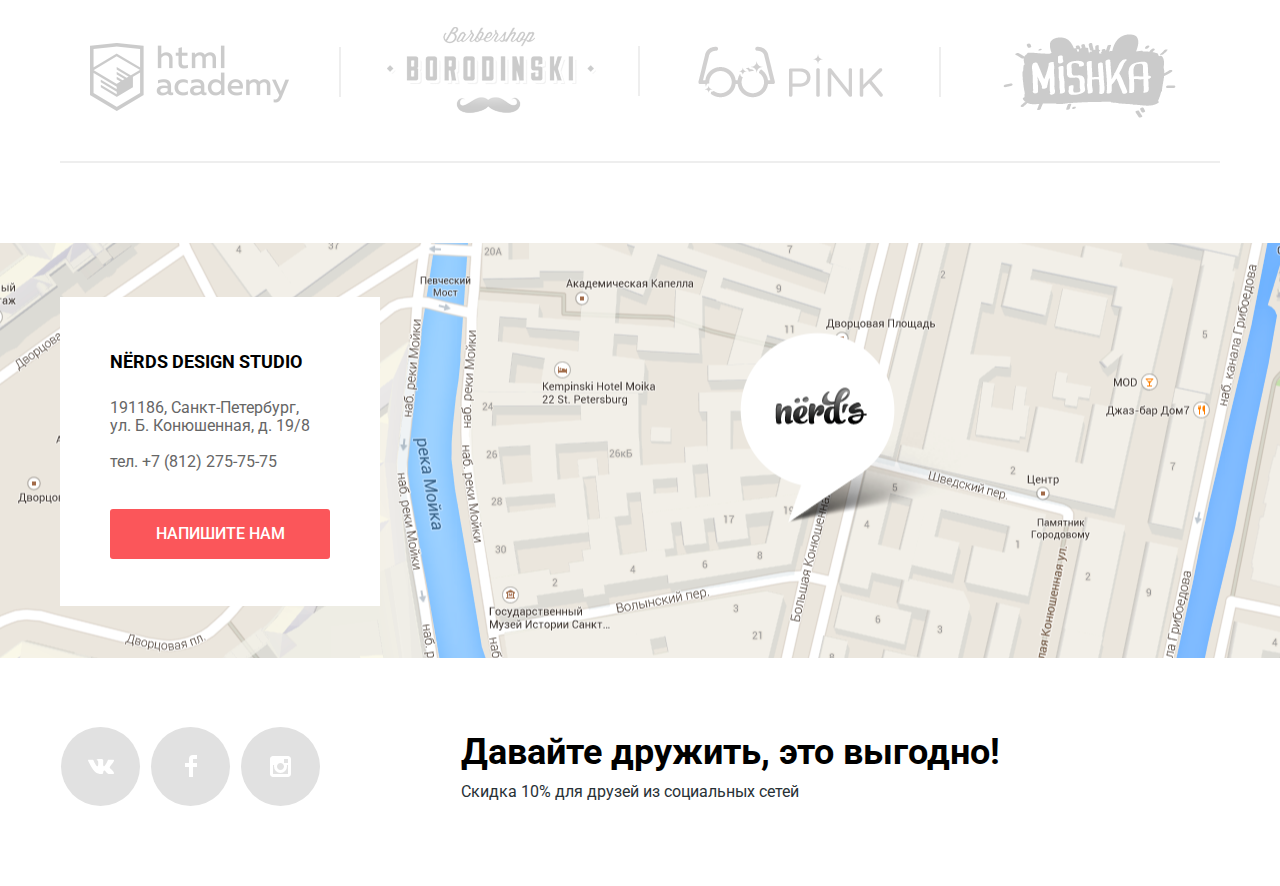
<file: nerds/index.html>
<!DOCTYPE html>
<html lang="ru">

<head>
  <meta charset="utf-8">
  <title>Нёрдс</title>
  <link href="https://fonts.googleapis.com/css?family=Roboto:300,400,500,700&amp;subset=cyrillic" rel="stylesheet" type="text/css">
  <link href="css/normalize.css" rel="stylesheet">
  <link href="css/style-minify.css" rel="stylesheet">
</head>

<body>
  <header class="main-header">
    <nav class="main-navigation container">
      <a class="main-header-logo">
        <img src="img/nerds-logo.svg" width="160" height="65" alt="Логотип Нёрдс">
      </a>
      <div class="navigation-wrapper">
        <ul class="site-navigation-list">
          <li class="site-navigation-item">
            <a class="site-navigation-link current" href="studio.html">Студия</a>
          </li>
          <li class="site-navigation-item">
            <a class="site-navigation-link" href="customers.html">Клиенты</a>
          </li>
          <li class="site-navigation-item">
            <a class="site-navigation-link" href="catalog.html">Магазин</a>
          </li>
          <li class="site-navigation-item">
            <a class="site-navigation-link" href="contacts.html">Контакты</a>
          </li>
        </ul>
        <a class="basket-link" href="basket.html">Корзина</a>
      </div>
    </nav>
    <section class="slider">
      <div class="container">
        <h2 class="visually-hidden">Преимущества</h2>
        <input class="visually-hidden" type="radio" id="product-1" name="toggle" checked>
        <input class="visually-hidden" type="radio" id="product-2" name="toggle">
        <input class="visually-hidden" type="radio" id="product-3" name="toggle">
        <div class="slider-controls">
          <label class="slider-controls-item slider-controls-item--1" for="product-1">Первый</label>
          <label class="slider-controls-item slider-controls-item--2" for="product-2">Второй</label>
          <label class="slider-controls-item slider-controls-item--3" for="product-3">Третий</label>
        </div>
        <ul class="slider-list">
          <li class="slider-item">
            <h3 class="slogan">Долго, дорого,<br> скрупулезно.</h3>
            <p>Математически выверенный дизайн<br> для вашего сайта или мобильного приложения.</p>
            <a class="slider-item-button button" href="#">Узнать больше</a>
          </li>
          <li class="slider-item">
            <h3 class="slogan">Любим математику как никто другой</h3>
            <p>Никакого креатива, только математические формулы для расчета идеальных пропорций.</p>
            <a class="slider-item-button button" href="#">Узнать больше</a>
          </li>
          <li class="slider-item">
            <h3 class="slogan">Только ночь,<br> только хардкор</h3>
            <p>Работать днем, как все? Мы против этого.<br> Ближе к полуночи работа только начинается.</p>
            <a class="slider-item-button button" href="#">Узнать больше</a>
          </li>
        </ul>
      </div>
    </section>
  </header>

  <main class="container">
    <section class="advantages">
      <h2 class="visually-hidden">Услуги</h2>
      <ul class="advantages-list">
        <li class="advantage-item advantage-item-sites">
          <img src="img/illustration-1.jpg" width="300" height="146" alt="Картинка с веб-сайтом">
          <h2 class="advantage-title">Веб-сайты</h2>
          <p class="advantage-text">Мир никогда не будет прежним после того как увидит ваш сайт!</p>
          <a class="button-order button" href="#">Заказать</a>
        </li>
        <li class="advantage-item advantage-item-apps">
          <img src="img/illustration-2.jpg" width="300" height="146" alt="Картинка с приложением">
          <h2 class="advantage-title">Приложения</h2>
          <p class="advantage-text">Покорите топ-10 приложений в AppStore и Google Play</p>
          <a class="button-order button" href="#">Заказать</a>
        </li>
        <li class="advantage-item advantage-item-presentations">
          <img src="img/illustration-3.jpg" width="300" height="146" alt="Картинка с презентацией">
          <h2 class="advantage-title">Презентации</h2>
          <p class="advantage-text">Вы даже не подозреваете, насколько вы изумительны!</p>
          <a class="button-order button" href="#">Заказать</a>
        </li>
      </ul>
    </section>

    <div class="studio container">
      <section class="studio-info">
        <h2 class="visually-hidden">О нас</h2>
        <b class="aboutus">Мы — маленькая, но гордая дизайн-студия из Краснодара.</b>
        <p class="aboutus-text">Исповедуем принципы минимализма и чистоты. Ставим математический расчет превыше креатива. Работаем не покладая рук, как роботы.</p>
        <h4 class="development">Выполняем заказы на разработку:</h4>
        <ul class="development-list">
          <li class="development-item">Веб-сайтов любой сложности</li>
          <li class="development-item">Мобильных приложений для iOS и Android</li>
          <li class="development-item">Слайдшоу и видео для корпоративных презентаций</li>
        </ul>
      </section>
      <section class="studio-visual">
        <img src="img/nerds-illustration.png" width="360" height="208" alt="Иллюстрация Нёрдс">
        <h4 class="accuracy">С 2004 года любим точность во всем:</h4>
        <ul class="accuracy-list">
          <li class="accuracy-item">
            <b>146<span>%</span></b>
            <p>Уровень самоотдачи</p>
          </li>
          <li class="accuracy-item">
            <b>100<span>%</span></b>
            <p>Соблюдение сроков</p>
          </li>
          <li class="accuracy-item">
            <b>50<span>%</span></b>
            <p>Минимальная предоплата</p>
          </li>
        </ul>
      </section>
    </div>
    <section class="partners container">
      <h2 class="visually-hidden">Наши партнеры</h2>
      <ul class="partner-logo-list">
        <li class="partner-logo-item partner-logo-item-html">
          <a class="partner-logo-link" href="https://htmlacademy.ru/intensive/htmlcss">
            <img src="img/logo-1.png" width="199" height="68" alt="HTML Academy">
          </a>
        </li>
        <li class="partner-logo-item partner-logo-item-barbershop">
          <a class="partner-logo-link" href="#">
            <img src="img/logo-2.png" width="209" height="87" alt="Барбершоп «Бородинский»">
          </a>
        </li>
        <li class="partner-logo-item partner-logo-item-pink">
          <a class="partner-logo-link" href="#">
            <img src="img/logo-3.png" width="185" height="52" alt="Pink">
          </a>
        </li>
        <li class="partner-logo-item partner-logo-item-mishka">
          <a class="partner-logo-link" href="#">
            <img src="img/logo-4.png" width="173" height="84" alt="Mishka">
          </a>
        </li>
      </ul>
    </section>
  </main>

  <footer class="main-footer">
    <section id="map" class="footer-map">
      <div class="footer-contacts">
        <h4 class="studio-name">NЁRDS DESIGN STUDIO</h4>
        <p class="studio-address">191186, Санкт-Петербург,
          ул. Б. Конюшенная, д. 19/8</p>
          <a class="phone-number-link" href="#">тел. +7 (812) 275-75-75</a>
          <a class="button-writeus button" href="write-us.html">Напишите нам</a>
        </div>
        <form class="modal write-us-modal" action="https://echo.htmlacademy.ru" method="post">
          <b class="write-us">Напишите нам</b>
          <button class="modal-close" type="button">Закрыть</button>
          <div class="write-us-wrapper">
            <div class="write-us-item">
              <label class="write-us-label" for="write-us-name">Ваше имя:</label>
              <input class="write-name" id="write-us-name" type="text" name="name" placeholder="Имя Фамилия">
            </div>
            <div class="write-us-item">
              <label class="write-us-label" for="write-us-email">Ваш e-mail:</label>
              <input class="write-email" id="write-us-email" type="email" name="email" placeholder="email@example.com">
            </div>
            <div class="write-us-item">
              <label class="write-us-label" for="write-us-letter-text">Текст письма:</label>
              <textarea class="write-letter" id="write-us-letter-text" rows="5" name="letter-text" placeholder="В свободной форме"></textarea>
            </div>
          </div>
          <button class="button-post button" type="submit">Отправить</button>
        </form>
      </section>
      <section class="footer-social container">
        <ul class="social-buttons">
          <li class="social-button-item-vk">
            <a class="social-button-link social-button-link-vk" aria-label="Мы Вконтакте" href="#">Вконтакте</a>
          </li>
          <li class="social-button-item-fb">
            <a class="social-button-link social-button-link-fb" aria-label="Мы на Фейсбуке" href="#">Фейсбук</a>
          </li>
          <li class="social-button-item-insta">
            <a class="social-button-link social-button-link-insta" aria-label="Наш Инстаграм" href="#">Инстаграм</a>
          </li>
        </ul>
        <div class="inscription">
          <h3 class="join-us">Давайте дружить, это выгодно!</h3>
          <p class="discount">Скидка 10% для друзей из социальных сетей</p>
        </div>
      </section>
    </footer>

    <script src="https://api-maps.yandex.ru/2.1/?lang=ru_RU"></script>
    <script src="js/modal.js"></script>

  </body>
  </html>
</file>
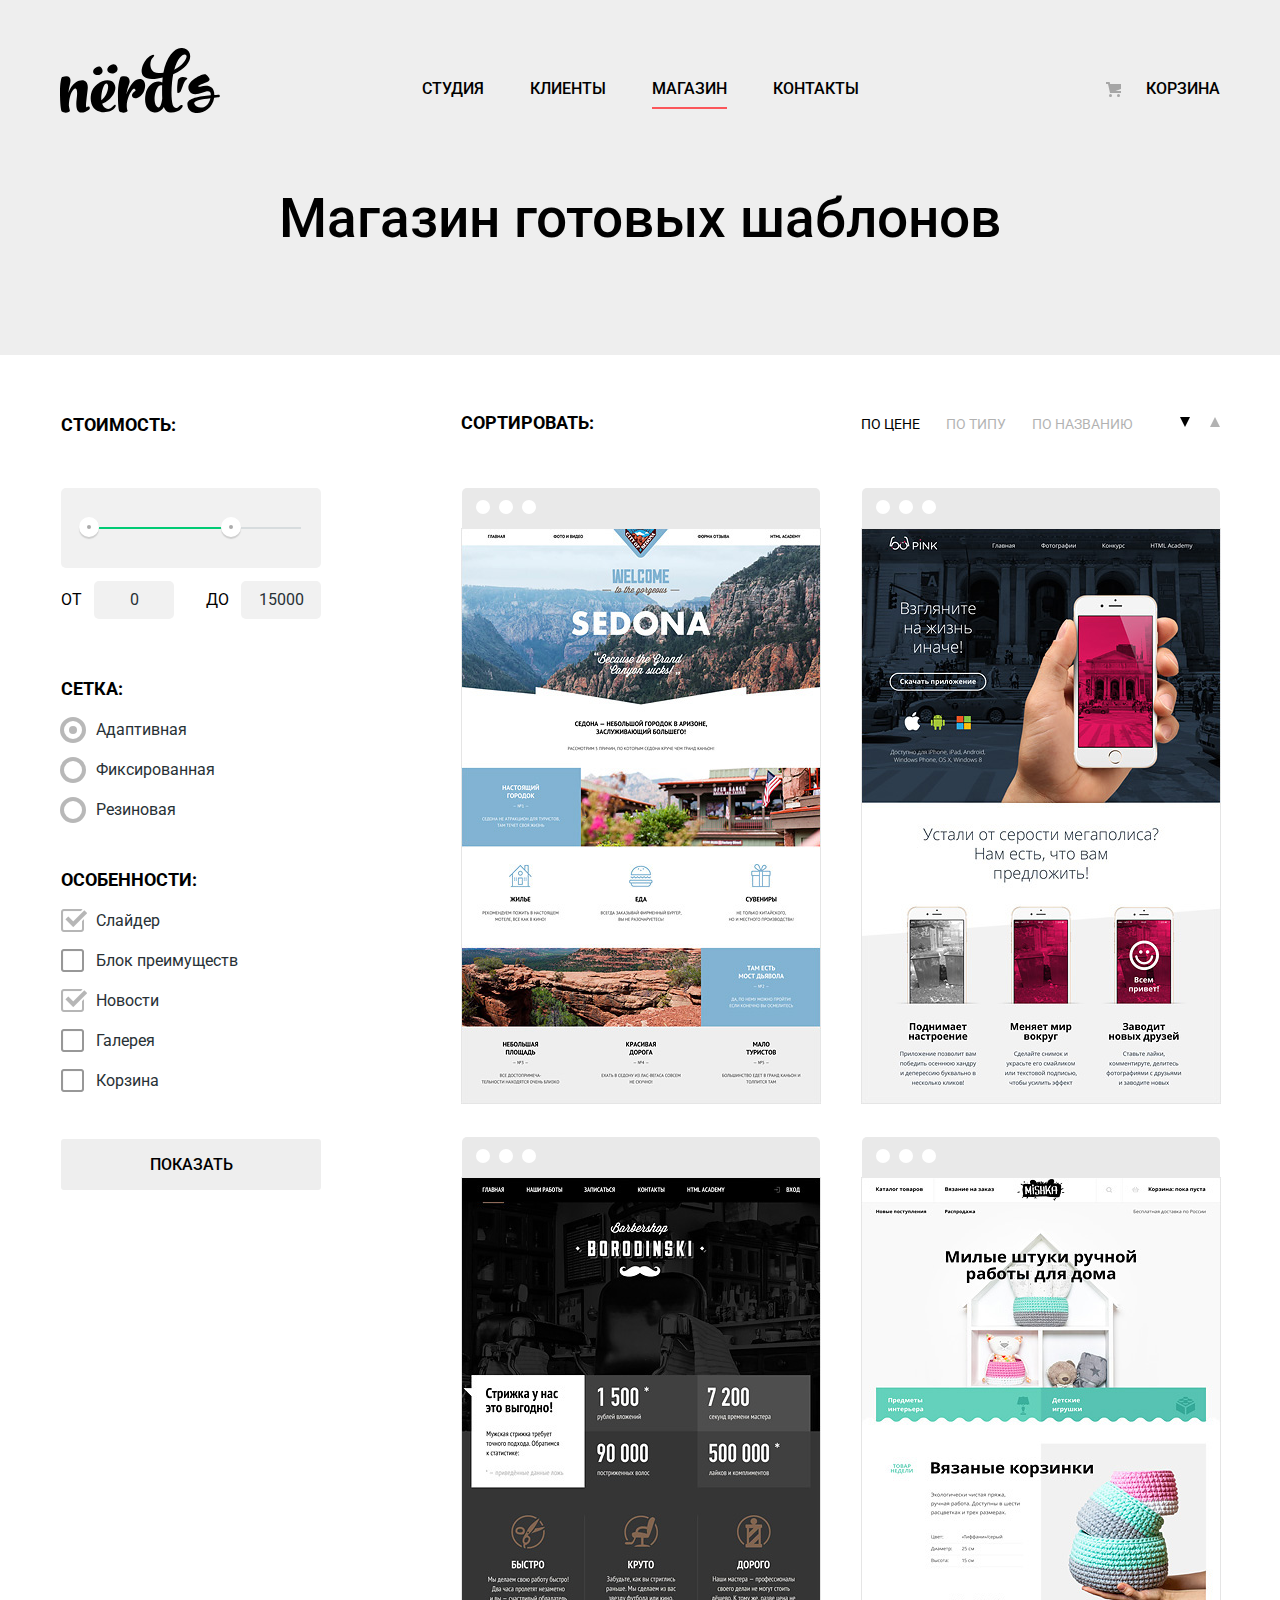
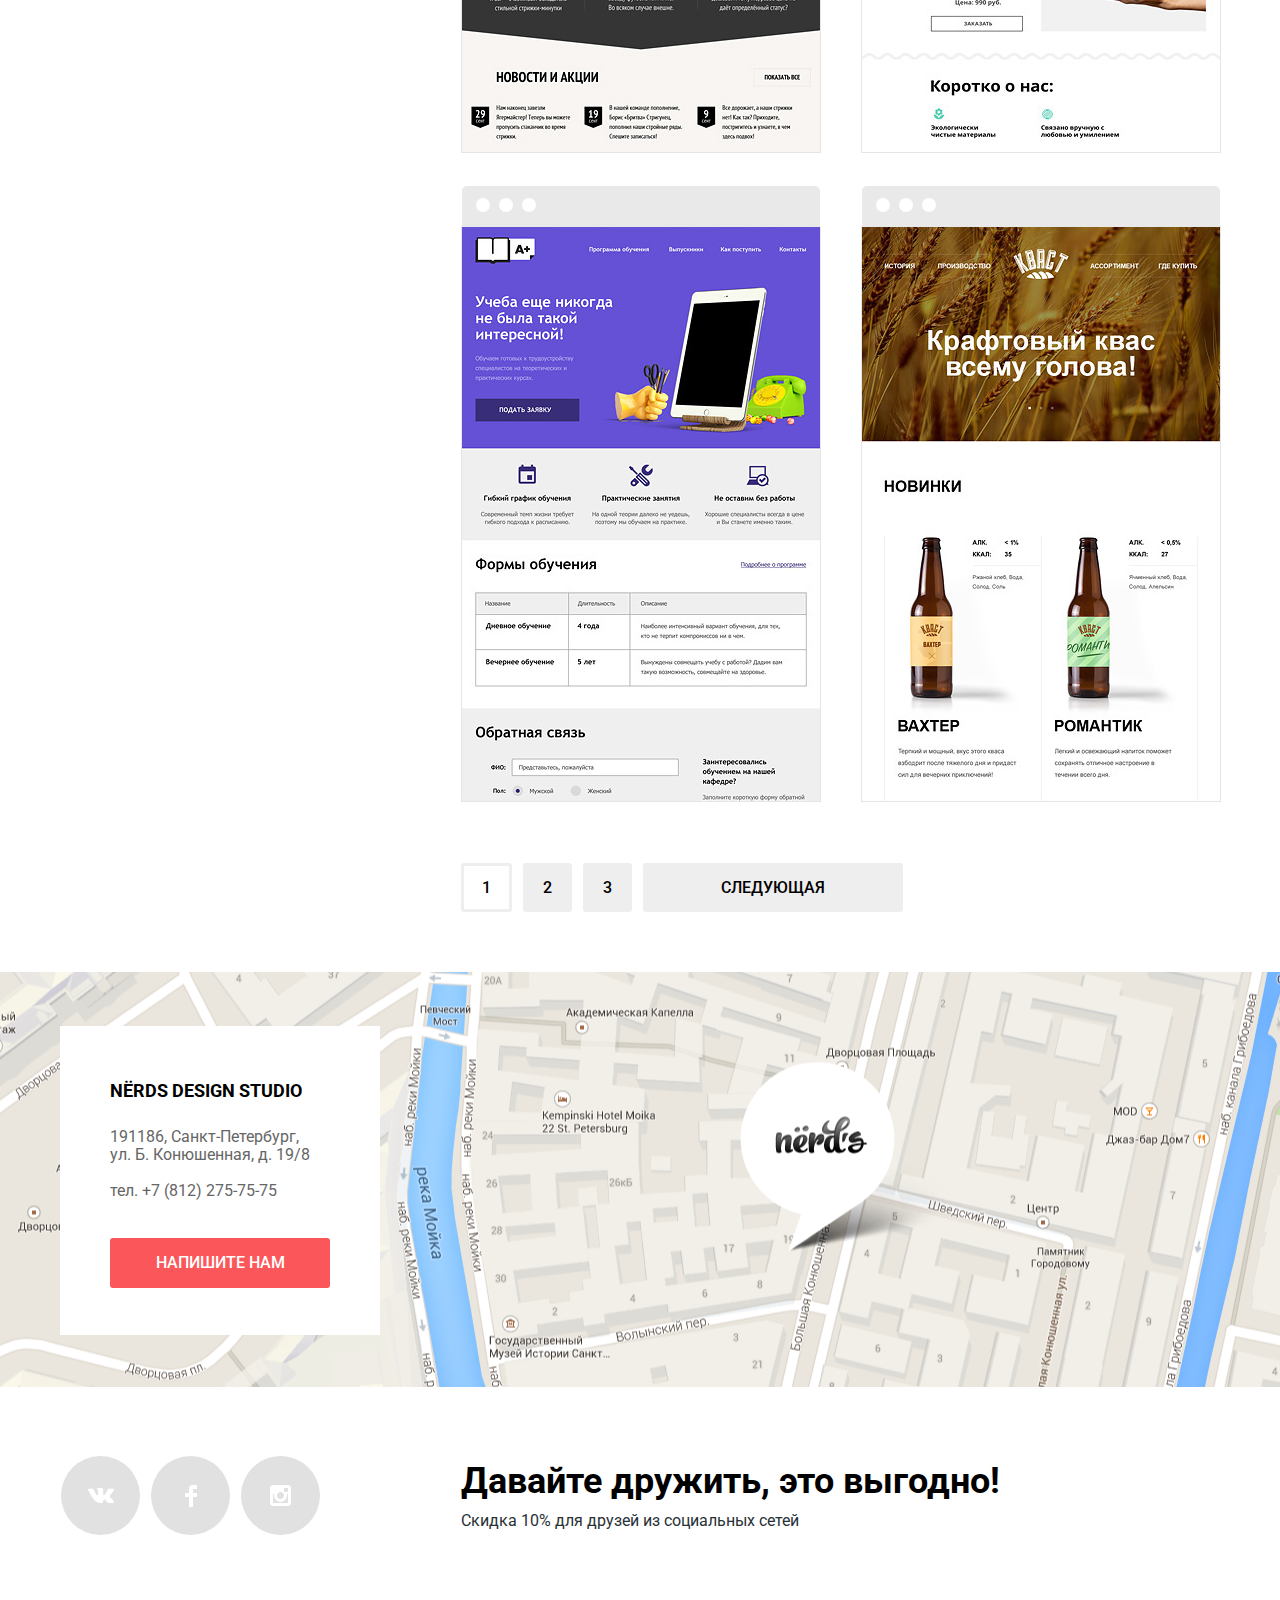
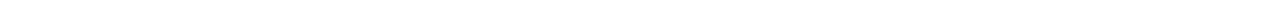
<file: nerds/catalog.html>
<!DOCTYPE html>
<html lang="ru">

<head>
  <meta charset="utf-8">
  <title>Нёрдс</title>
  <link href="https://fonts.googleapis.com/css?family=Roboto:300,400,500,700&amp;subset=cyrillic" rel="stylesheet" type="text/css">
  <link href="css/normalize.css" rel="stylesheet">
  <link href="css/style-minify.css" rel="stylesheet">
</head>

<body class="inner-page">
  <header class="main-header">
    <nav class="main-navigation container">
      <a class="main-header-logo" href="index.html">
        <img src="img/nerds-logo.svg" width="160" height="65" alt="Логотип Нёрдс">
      </a>
      <div class="navigation-wrapper">
        <ul class="site-navigation-list">
          <li class="site-navigation-item">
            <a class="site-navigation-link" href="studio.html">Студия</a>
          </li>
          <li class="site-navigation-item">
            <a class="site-navigation-link" href="customers.html">Клиенты</a>
          </li>
          <li class="site-navigation-item">
            <a class="site-navigation-link current" href="catalog.html">Магазин</a>
          </li>
          <li class="site-navigation-item">
            <a class="site-navigation-link" href="contacts.html">Контакты</a>
          </li>
        </ul>
        <a class="basket-link" href="basket.html">Корзина</a>
      </div>
    </nav>
    <h1 class="main-title">Магазин готовых шаблонов</h1>
  </header>

  <main class="container">
    <div class="catalog-wrapper">
      <div class="aside-column">
        <section class="sort-price">
          <form method="get" action="https://echo.htmlacademy.ru">
            <fieldset class="filter-item">
              <legend class="filter-options-title">Стоимость:</legend>
              <div class="range-filter">
                <div class="range-controls">
                  <div class="scale">
                    <div class="bar"></div>
                  </div>
                  <button class="toggle toggle-min" type="button">
                    <span class="visually-hidden">Минимальная цена</span>
                  </button>
                  <button class="toggle toggle-max" type="button">
                    <span class="visually-hidden">Максимальная цена</span>
                  </button>
                </div>
                <div class="price-controls">
                  <label class="min-price">от <input name="min-price" type="text" value="0"></label>
                  <label class="max-price">до <input name="max-price" type="text" value="15000"></label>
                </div>
              </div>
            </fieldset>
          </form>
        </section>
        <section class="filters">
          <h2 class="visually-hidden">Фильтр товаров</h2>
          <form class="filter" method="post" action="https://echo.htmlacademy.ru">
            <fieldset class="filter-options filter-options-grid">
              <legend class="filter-options-title">Сетка:</legend>
              <ul class="filter-options-list">
                <li class="filter-option">
                  <input class="visually-hidden filter-input filter-input-radio" type="radio" name="grid" value="adaptive" id="filter-adaptive" checked>
                  <label class="filter-input-label" for="filter-adaptive">Адаптивная</label>
                </li>
                <li class="filter-option">
                  <input class="visually-hidden filter-input filter-input-radio" type="radio" name="grid" value="static" id="filter-static">
                  <label class="filter-input-label" for="filter-static">Фиксированная</label>
                </li>
                <li class="filter-option">
                  <input class="visually-hidden filter-input filter-input-radio" type="radio" name="grid" value="liquid" id="filter-liquid">
                  <label class="filter-input-label" for="filter-liquid">Резиновая</label>
                </li>
              </ul>
            </fieldset>
            <fieldset class="filter-options filter-options-properties">
              <legend class="filter-options-title">Особенности:</legend>
              <ul class="filter-options-list">
                <li class="filter-option">
                  <input class="visually-hidden filter-input filter-input-checkbox" type="checkbox" name="slider" id="filter-slider" checked>
                  <label class="filter-input-label" for="filter-slider">Слайдер</label>
                </li>
                <li class="filter-option">
                  <input class="visually-hidden filter-input filter-input-checkbox" type="checkbox" name="advantages" id="filter-advantages">
                  <label class="filter-input-label" for="filter-advantages">Блок преимуществ</label>
                </li>
                <li class="filter-option">
                  <input class="visually-hidden filter-input filter-input-checkbox" type="checkbox" name="news" id="filter-news" checked>
                  <label class="filter-input-label" for="filter-news">Новости</label>
                </li>
                <li class="filter-option">
                  <input class="visually-hidden filter-input filter-input-checkbox" type="checkbox" name="galery" id="filter-gallery">
                  <label class="filter-input-label" for="filter-gallery">Галерея</label>
                </li>
                <li class="filter-option">
                  <input class="visually-hidden filter-input filter-input-checkbox" type="checkbox" name="basket" id="filter-basket">
                  <label class="filter-input-label" for="filter-basket">Корзина</label>
                </li>
              </ul>
            </fieldset>
            <button type="submit" class="filter-button button">Показать</button>
          </form>
        </section>
      </div>
      <div class="main-column">
        <section class="sort-type">
          <div class="sort-wrapper">
            <h3 class="filter-options-title">Сортировать: </h3>
            <ul class="sort-type-list">
              <li class="sort-type-item">
                <a class="sort-type-link current" href="#">По цене</a>
              </li>
              <li class="sort-type-item">
                <a class="sort-type-link" href="#">По типу</a>
              </li>
              <li class="sort-type-item">
                <a class="sort-type-link" href="#">По названию</a>
              </li>
            </ul>
          </div>
          <div class="arrows">
            <a class="arrow arrow-down arrow-current" href="#">
              <span class="visually-hidden">По убыванию</span>
            </a>
            <a class="arrow arrow-up" href="#">
              <span class="visually-hidden">По возрастанию</span>
            </a>
          </div>
        </section>
        <section class="catalog">
          <h2 class="visually-hidden">Список товаров</h2>
          <ul class="catalog-list">
            <li class="catalog-item">
              <div class="info">
                <a class="item-title-link" href="#">
                  <h3 class="item-title">Sedona</h3>
                </a>
                <p class="item-description item-description-sedona">Информационный сайт для туристов</p>
                <a class="button-item-price button" href="#">9900 руб.</a>
              </div>
              <img class="picture" src="img/img-sedona.jpg" width="360" height="576" alt="Sedona">
            </li>
            <li class="catalog-item">
              <div class="info">
                <a class="item-title-link" href="#">
                  <h3 class="item-title">Pink App</h3>
                </a>
                <p class="item-description item-description-pink">Продуктовый лендинг приложения для iOS и Android</p>
                <a class="button-item-price button" href="#">9900 руб.</a>
              </div>
              <img class="picture" src="img/img-pink.jpg" width="360" height="576" alt="Pink App">
            </li>
            <li class="catalog-item">
              <div class="info">
                <a class="item-title-link" href="#">
                  <h3 class="item-title">Barbershop</h3>
                </a>
                <p class="item-description item-description-barbershop">Сайт салона красоты. Для мужчин, да.</p>
                <a class="button-item-price button" href="#">9900 руб.</a>
              </div>
              <img class="picture" src="img/img-barbershop.jpg" width="360" height="576" alt="Barbershop">
            </li>
            <li class="catalog-item">
              <div class="info">
                <a class="item-title-link" href="#">
                  <h3 class="item-title">Mishka</h3>
                </a>
                <p class="item-description item-description-mishka">Интернет-магазин вязанных игрушек</p>
                <a class="button-item-price button" href="#">9900 руб.</a>
              </div>
              <img class="picture" src="img/img-mishka.jpg" width="360" height="576" alt="Mishka">
            </li>
            <li class="catalog-item">
              <div class="info">
                <a class="item-title-link" href="#">
                  <h3 class="item-title">A Plus</h3>
                </a>
                <p class="item-description item-description-aplus">Лендинг курсов повышения квалификации</p>
                <a class="button-item-price button" href="#">9900 руб.</a>
              </div>
              <img class="picture" src="img/img-aplus.jpg" width="360" height="576" alt="A Plus">
            </li>
            <li class="catalog-item">
              <div class="info">
                <a class="item-title-link" href="#">
                  <h3 class="item-title">Кваст</h3>
                </a>
                <p class="item-description item-description-kvast">Промо-сайт производителя крафтового кваса</p>
                <a class="button-item-price button" href="#">9900 руб.</a>
              </div>
              <img class="picture" src="img/img-kvast.jpg" width="360" height="576" alt="Кваст">
            </li>
          </ul>
          <ul class="pagination-list">
            <li class="pagination-item pagination-item-current">
              <a>1</a>
            </li>
            <li class="pagination-item">
              <a href="#">2</a>
            </li>
            <li class="pagination-item">
              <a href="#">3</a>
            </li>
            <li class="pagination-item">
              <a href="#">Следующая</a>
            </li>
          </ul>
        </section>
      </div>
    </div>
  </main>

  <footer class="main-footer">
    <section id="map" class="footer-map">
      <div class="footer-contacts">
        <h4 class="studio-name">NЁRDS DESIGN STUDIO</h4>
        <p class="studio-address">191186, Санкт-Петербург,
          ул. Б. Конюшенная, д. 19/8</p>
          <a class="phone-number-link" href="#">тел. +7 (812) 275-75-75</a>
          <a class="button-writeus button" href="write-us.html">Напишите нам</a>
        </div>
        <form class="modal write-us-modal" action="https://echo.htmlacademy.ru" method="post">
          <b class="write-us">Напишите нам</b>
          <button class="modal-close" type="button">Закрыть</button>
          <div class="write-us-wrapper">
            <div class="write-us-item">
              <label class="write-us-label" for="write-us-name">Ваше имя:</label>
              <input class="write-name" id="write-us-name" type="text" name="name" placeholder="Имя Фамилия">
            </div>
            <div class="write-us-item">
              <label class="write-us-label" for="write-us-email">Ваш e-mail:</label>
              <input class="write-email" id="write-us-email" type="email" name="email" placeholder="email@example.com">
            </div>
            <div class="write-us-item">
              <label class="write-us-label" for="write-us-letter-text">Текст письма:</label>
              <textarea class="write-letter" id="write-us-letter-text" rows="5" name="letter-text" placeholder="В свободной форме"></textarea>
            </div>
          </div>
          <button class="button-post button" type="submit">Отправить</button>
        </form>
      </section>
      <section class="footer-social container">
        <ul class="social-buttons">
          <li class="social-button-item-vk">
            <a class="social-button-link social-button-link-vk" aria-label="Мы Вконтакте" href="#">Вконтакте</a>
          </li>
          <li class="social-button-item-fb">
            <a class="social-button-link social-button-link-fb" aria-label="Мы на Фейсбуке" href="#">Фейсбук</a>
          </li>
          <li class="social-button-item-insta">
            <a class="social-button-link social-button-link-insta" aria-label="Наш Инстаграм" href="#">Инстаграм</a>
          </li>
        </ul>
        <div class="inscription">
          <h3 class="join-us">Давайте дружить, это выгодно!</h3>
          <p class="discount">Скидка 10% для друзей из социальных сетей</p>
        </div>
      </section>
    </footer>

    <script src="https://api-maps.yandex.ru/2.1/?lang=ru_RU"></script>
    <script src="js/modal-minify.js"></script>

  </body>
  </html>
</file>
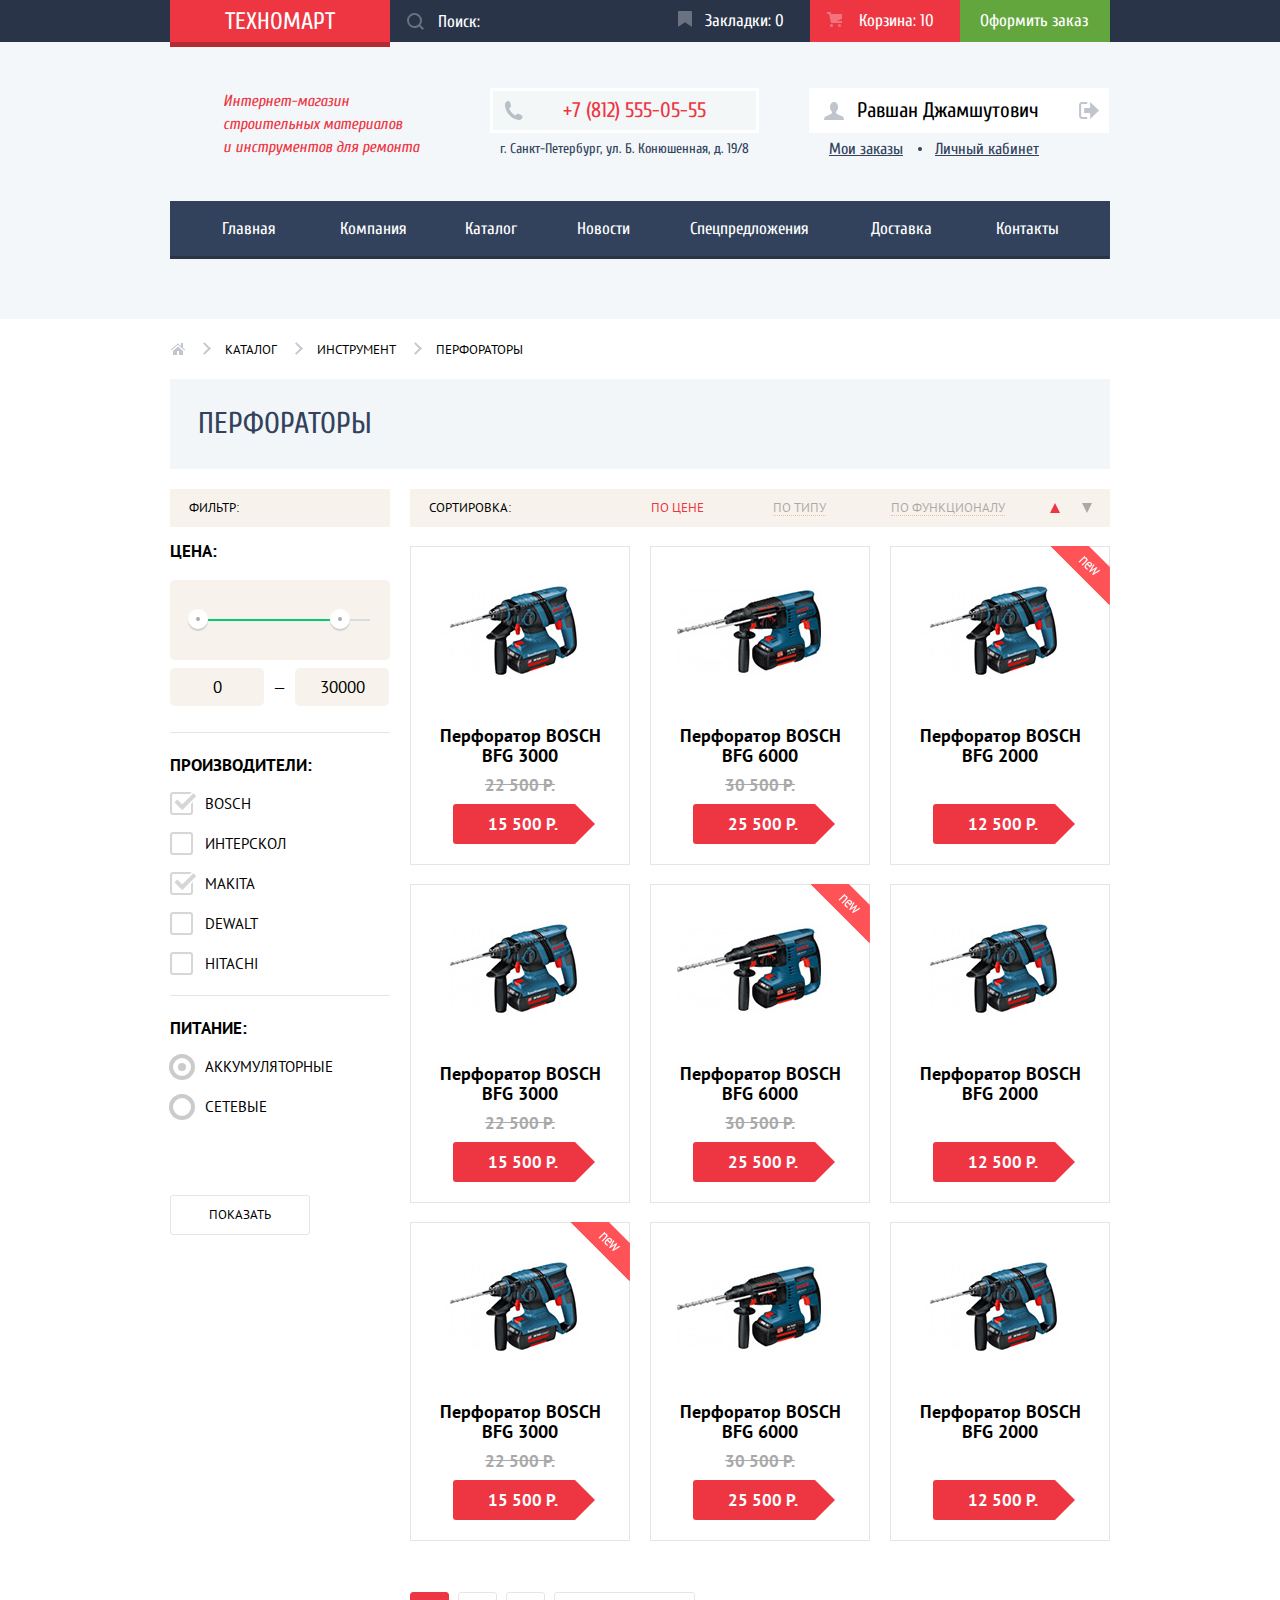
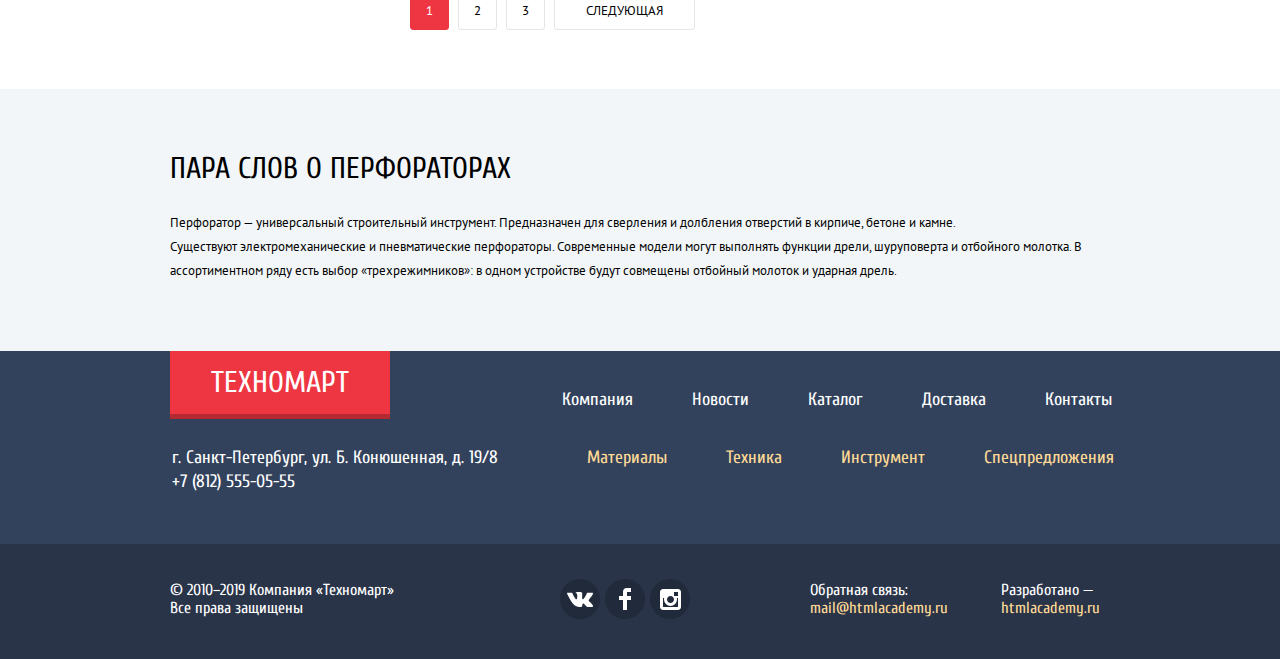
<file: technomart/catalog.html>
<!DOCTYPE html>
<html lang="ru">
<head>
  <meta charset="utf-8">
  <title>Техномарт</title>
  <link href="https://fonts.googleapis.com/css?family=Cuprum:400,400i,700,700i&amp;subset=cyrillic" rel="stylesheet" type="text/css">
  <link href="https://fonts.googleapis.com/css?family=PT+Sans:400,400i,700,700i&amp;subset=cyrillic" rel="stylesheet" type="text/css">
  <link href="css/normalize.css" rel="stylesheet">
  <link href="css/style-minify.css" rel="stylesheet">
  <link href="favicon.ico" rel="shortcut icon">
</head>

<body class="inner-page">
  <header class="main-header">
    <section class="header-top">
      <div class="header-top-wrapper container">
        <a class="main-header-logo logo" href="index.html" aria-label="Логотип Техномарта">Техномарт</a>
        <ul class="user-navigation-list">
          <li class="user-navigation-item">
            <form class="search-form" action="#" method="get">
              <div class="search-wrap">
                <input  class="search-field" type="search" name="search" id="search" placeholder="Поиск:">
                <label for="search" class="search-icon"></label>
              </div>
            </form>
          </li>
          <li class="user-navigation-item">
            <a class="user-navigation-link button-bookmarks" href="#">Закладки: 0</a>
          </li>
          <li class="user-navigation-item">
            <a class="user-navigation-link button-cart" href="#">Корзина: 10</a>
          </li>
          <li class="user-navigation-item">
            <a class="user-navigation-link button-order" href="#">Оформить заказ</a>
          </li>
        </ul>
      </div>
    </section>
    <div class="header-wrapper">
      <section class="header-middle container">
        <p class="info">Интернет-магазин <br> строительных материалов <br> и инструментов для ремонта</p>
        <div class="header-contacts">
          <p class="phone-number" x-ms-format-detection="none">+7 (812) 555-05-55</p>
          <p class="address">г. Санкт-Петербург, ул. Б. Конюшенная, д. 19/8</p>
        </div>
        <ul class="account-list">
          <li class="account-item">
            <a class="account-item-link account-item-profile" href="#">Равшан Джамшутович</a>
          </li>
          <li class="account-item">
            <a class="account-item-link account-item-link-logout" href="#" aria-label="Выход"></a>
          </li>
          <li class="account-item">
            <a class="account-item-link account-item-orders" href="#">Мои заказы</a>
          </li>
          <li class="account-item">
            <a class="account-item-link account-item-link-myaccount" href="#">Личный кабинет</a>
          </li>
        </ul>
      </section>
      <nav class="main-navigation container">
        <ul class="site-navigation-list">
          <li class="site-navigation-item">
            <a class="site-navigation-link" href="index.html">Главная</a>
          </li>
          <li class="site-navigation-item">
            <a class="site-navigation-link" href="company.html">Компания</a>
          </li>
          <li class="site-navigation-item">
            <a class="site-navigation-link" href="catalog.html">Каталог</a>
          </li>
          <li class="site-navigation-item">
            <a class="site-navigation-link" href="news.html">Новости</a>
          </li>
          <li class="site-navigation-item">
            <a class="site-navigation-link" href="promos.html">Спецпредложения</a>
          </li>
          <li class="site-navigation-item">
            <a class="site-navigation-link" href="delivery.html">Доставка</a>
          </li>
          <li class="site-navigation-item">
            <a class="site-navigation-link" href="contacts.html">Контакты</a>
          </li>
        </ul>
      </nav>
    </div>
  </header>

  <main>
    <div class="main-wrapper container">
      <ul class="breadcrumbs">
        <li>
          <a class="index-page" href="index.html">Главная</a>
        </li>
        <li>
          <a href="catalog.html">Каталог</a>
        </li>
        <li>
          <a href="#">Инструмент</a>
        </li>
        <li class="breadcrumbs-current">Перфораторы</li>
      </ul>
      <h1 class="page-title">Перфораторы</h1>
      <div class="catalog-main-wrapper">
        <section class="filters">
          <h3 class="filter-title">Фильтр:</h3>
          <form class="filter-item" method="get" action="#">
            <fieldset class="filter-price">
              <legend class="filter-options-title">Цена:</legend>
              <div class="range-filter">
                <div class="range-controls">
                  <div class="scale">
                    <div class="bar"></div>
                  </div>
                  <button class="toggle toggle-min" type="button">
                    <span class="visually-hidden">Минимальная цена</span>
                  </button>
                  <button class="toggle toggle-max" type="button">
                    <span class="visually-hidden">Максимальная цена</span>
                  </button>
                </div>
                <div class="price-controls">
                  <label class="min-price">
                    <input name="min-price" type="text" value="0">
                  </label>
                  <label class="max-price">
                    <span>—</span>
                    <input name="max-price" type="text" value="30000">
                  </label>
                </div>
              </div>
            </fieldset>
            <fieldset class="filter-options filter-options-brands">
              <legend class="filter-options-title">Производители:</legend>
              <ul class="filter-options-list">
                <li class="filter-option">
                  <input class="visually-hidden filter-input filter-input-checkbox" type="checkbox" name="bosch" id="filter-bosch" checked>
                  <label class="filter-input-label" for="filter-bosch">BOSCH</label>
                </li>
                <li class="filter-option">
                  <input class="visually-hidden filter-input filter-input-checkbox" type="checkbox" name="interskol" id="filter-interskol">
                  <label class="filter-input-label" for="filter-interskol">Интерскол</label>
                </li>
                <li class="filter-option">
                  <input class="visually-hidden filter-input filter-input-checkbox" type="checkbox" name="makita" id="filter-makita" checked>
                  <label class="filter-input-label" for="filter-makita">MAKITA</label>
                </li>
                <li class="filter-option">
                  <input class="visually-hidden filter-input filter-input-checkbox" type="checkbox" name="dewalt" id="filter-dewalt">
                  <label class="filter-input-label" for="filter-dewalt">DEWALT</label>
                </li>
                <li class="filter-option">
                  <input class="visually-hidden filter-input filter-input-checkbox" type="checkbox" name="hitachi" id="filter-hitachi">
                  <label class="filter-input-label" for="filter-hitachi">HITACHI</label>
                </li>
              </ul>
            </fieldset>
            <fieldset class="filter-options filter-options-charging">
              <legend class="filter-options-title">Питание:</legend>
              <ul class="filter-options-list">
                <li class="filter-option">
                  <input class="visually-hidden filter-input filter-input-radio" type="radio" name="charging" value="cordless" id="filter-cordless" checked>
                  <label class="filter-input-label" for="filter-cordless">Аккумуляторные</label>
                </li>
                <li class="filter-option">
                  <input class="visually-hidden filter-input filter-input-radio" type="radio" name="charging" value="cord" id="filter-cord">
                  <label class="filter-input-label" for="filter-cord">Сетевые</label>
                </li>
              </ul>
            </fieldset>
            <button type="submit" class="filter-button button">Показать</button>
          </form>
        </section>
        <div class="catalog-wrapper">
          <section class="sort-type">
            <div class="sort-wrapper">
              <h3 class="filter-title">Сортировка:</h3>
              <ul class="sort-type-list">
                <li class="sort-type-item">
                  <a class="sort-type-link current" href="#">По цене</a>
                </li>
                <li class="sort-type-item">
                  <a class="sort-type-link" href="#">По типу</a>
                </li>
                <li class="sort-type-item">
                  <a class="sort-type-link" href="#">По функционалу</a>
                </li>
              </ul>
            </div>
            <div class="arrows">
              <a class="arrow arrow-down arrow-current" href="#">
                <span class="visually-hidden">По возрастанию</span>
              </a>
              <a class="arrow arrow-up" href="#">
                <span class="visually-hidden">По убыванию</span>
              </a>
            </div>
          </section>
          <section class="catalog">
            <h2 class="visually-hidden">Список товаров</h2>
            <ul class="products-list">
              <li class="product-item">
                <div class="actions">
                  <a class="button-buy button" href="#">Купить</a>
                  <a class="button-bookmark button" href="#">В закладки</a>
                </div>
                <img src="img/Perforator_2.jpg" width="218" height="170" alt="Перфоратор BOSCH BFG 3000">
                <p class="product-name">Перфоратор BOSCH BFG 3000</p>
                <p class="product-old-price">22 500 Р.</p>
                <p class="product-new-price">15 500 Р.</p>
              </li>
              <li class="product-item">
                <div class="actions">
                  <a class="button-buy button" href="#">Купить</a>
                  <a class="button-bookmark button" href="#">В закладки</a>
                </div>
                <img src="img/Perforator_3.jpg" width="218" height="170" alt="Перфоратор BOSCH BFG 6000">
                <p class="product-name">Перфоратор BOSCH BFG 6000</p>
                <p class="product-old-price">30 500 Р.</p>
                <p class="product-new-price">25 500 Р.</p>
              </li>
              <li class="product-item product-item-new">
                <div class="flag flag-new">Новинка</div>
                <div class="actions">
                  <a class="button-buy button" href="#">Купить</a>
                  <a class="button-bookmark button" href="#">В закладки</a>
                </div>
                <img src="img/Perforator_4.jpg" width="218" height="170" alt="Перфоратор BOSCH BFG 2000">
                <p class="product-name">Перфоратор BOSCH BFG 2000</p>
                <p class="product-new-price">12 500 Р.</p>
              </li>
              <li class="product-item">
                <div class="actions">
                  <a class="button-buy button" href="#">Купить</a>
                  <a class="button-bookmark button" href="#">В закладки</a>
                </div>
                <img src="img/Perforator_2.jpg" width="218" height="170" alt="Перфоратор BOSCH BFG 3000">
                <p class="product-name">Перфоратор BOSCH BFG 3000</p>
                <p class="product-old-price">22 500 Р.</p>
                <p class="product-new-price">15 500 Р.</p>
              </li>
              <li class="product-item product-item-new">
                <div class="flag flag-new">Новинка</div>
                <div class="actions">
                  <a class="button-buy button" href="#">Купить</a>
                  <a class="button-bookmark button" href="#">В закладки</a>
                </div>
                <img src="img/Perforator_3.jpg" width="218" height="170" alt="Перфоратор BOSCH BFG 6000">
                <p class="product-name">Перфоратор BOSCH BFG 6000</p>
                <p class="product-old-price">30 500 Р.</p>
                <p class="product-new-price">25 500 Р.</p>
              </li>
              <li class="product-item">
                <div class="actions">
                  <a class="button-buy button" href="#">Купить</a>
                  <a class="button-bookmark button" href="#">В закладки</a>
                </div>
                <img src="img/Perforator_4.jpg" width="218" height="170" alt="Перфоратор BOSCH BFG 2000">
                <p class="product-name">Перфоратор BOSCH BFG 2000</p>
                <p class="product-new-price">12 500 Р.</p>
              </li>
              <li class="product-item product-item-new">
                <div class="flag flag-new">Новинка</div>
                <div class="actions">
                  <a class="button-buy button" href="#">Купить</a>
                  <a class="button-bookmark button" href="#">В закладки</a>
                </div>
                <img src="img/Perforator_2.jpg" width="218" height="170" alt="Перфоратор BOSCH BFG 3000">
                <p class="product-name">Перфоратор BOSCH BFG 3000</p>
                <p class="product-old-price">22 500 Р.</p>
                <p class="product-new-price">15 500 Р.</p>
              </li>
              <li class="product-item">
                <div class="actions">
                  <a class="button-buy button" href="#">Купить</a>
                  <a class="button-bookmark button" href="#">В закладки</a>
                </div>
                <img src="img/Perforator_3.jpg" width="218" height="170" alt="Перфоратор BOSCH BFG 6000">
                <p class="product-name">Перфоратор BOSCH BFG 6000</p>
                <p class="product-old-price">30 500 Р.</p>
                <p class="product-new-price">25 500 Р.</p>
              </li>
              <li class="product-item">
                <div class="actions">
                  <a class="button-buy button" href="#">Купить</a>
                  <a class="button-bookmark button" href="#">В закладки</a>
                </div>
                <img src="img/Perforator_4.jpg" width="218" height="170" alt="Перфоратор BOSCH BFG 2000">
                <p class="product-name">Перфоратор BOSCH BFG 2000</p>
                <p class="product-new-price">12 500 Р.</p>
              </li>
            </ul>
            <ul class="pagination-list">
              <li class="pagination-item pagination-item-current">
                <a>1</a>
              </li>
              <li class="pagination-item">
                <a href="#">2</a>
              </li>
              <li class="pagination-item">
                <a href="#">3</a>
              </li>
              <li class="pagination-item">
                <a href="#">Следующая</a>
              </li>
            </ul>
          </section>
        </div>
      </div>
    </div>
    <section class="perforators">
      <div class="perforators-wrapper container">
        <h1 class="perforators-title">Пара слов о перфораторах</h1>
        <p class="perforators-text">Перфоратор — универсальный строительный инструмент. Предназначен для сверления и долбления отверстий в кирпиче, бетоне и камне. <br>
          Существуют электромеханические и пневматические перфораторы. Современные модели могут выполнять функции дрели, шуруповерта и отбойного молотка. В ассортиментном ряду есть выбор «трехрежимников»: в одном устройстве будут совмещены отбойный молоток и ударная дрель.</p>
        </div>
      </section>
    </main>

    <section class="modal added-cart">
      <h2 class="added-cart-title">Товар добавлен в корзину!</h2>
      <button class="modal-close" type="button">Закрыть</button>
      <div class="modal-button-wrapper">
        <a class="button-modal button button-order-modal" href="#">Оформить заказ</a>
        <button class="button-modal button button-continue" type="button">Продолжить покупки</button>
      </div>
    </section>

    <footer class="main-footer">
      <section class="footer-navigation">
        <div class="footer-navigation-wrapper container">
          <div class="logo-wrapper">
            <a class="main-footer-logo logo" aria-label="Логотип Техномарта">Техномарт</a>
            <p class="footer-address">
              г. Санкт-Петербург, ул. Б. Конюшенная, д. 19/8
              +7 (812) 555-05-55
            </p>
          </div>
          <div class="footer-navigation-list-wrapper">
            <ul class="footer-navigation-list">
              <li class="footer-navigation-item">
                <a class="footer-navigation-link" href="company.html">Компания</a>
              </li>
              <li class="footer-navigation-item">
                <a class="footer-navigation-link" href="news.html">Новости</a>
              </li>
              <li class="footer-navigation-item">
                <a class="footer-navigation-link" href="catalog.html">Каталог</a>
              </li>
              <li class="footer-navigation-item">
                <a class="footer-navigation-link" href="delivery.html">Доставка</a>
              </li>
              <li class="footer-navigation-item">
                <a class="footer-navigation-link" href="contacts.html">Контакты</a>
              </li>
            </ul>
            <ul class="categories-navigation-list">
              <li class="category-navigation-item">
                <a class="category-navigation-link" href="material.html">Материалы</a>
              </li>
              <li class="category-navigation-item">
                <a class="category-navigation-link" href="technics.html">Техника</a>
              </li>
              <li class="category-navigation-item">
                <a class="category-navigation-link" href="tools.html">Инструмент</a>
              </li>
              <li class="category-navigation-item">
                <a class="category-navigation-link" href="promos.html">Спецпредложения</a>
              </li>
            </ul>
          </div>
        </div>
      </section>
      <section class="footer-social">
        <div class="footer-social-wrapper container">
          <p class="footer-copyright">
            © 2010–2019 Компания «Техномарт»
            Все права защищены
          </p>
          <ul class="social-buttons">
            <li class="social-button-item-vk">
              <a class="social-button-link social-button-link-vk" aria-label="Мы Вконтакте" href="#">Вконтакте</a>
            </li>
            <li class="social-button-item-fb">
              <a class="social-button-link social-button-link-fb" aria-label="Мы на Фейсбуке" href="#">Фейсбук</a>
            </li>
            <li class="social-button-item-insta">
              <a class="social-button-link social-button-link-insta" aria-label="Наш Инстаграм" href="#">Инстаграм</a>
            </li>
          </ul>
          <p class="e-mail">
            Обратная связь:
            <a href="mailto:mail@htmlacademy.ru">mail@htmlacademy.ru</a>
          </p>
          <p class="developed">
            Разработано —
            <a href="https://htmlacademy.ru/intensive/htmlcss">htmlacademy.ru</a>
          </p>
        </div>
      </section>
    </footer>

    <script src="js/catalog-modal-minify.js"></script>
  </body>
  </html>
</file>
<file: beryoga/css/style-minify.css>
@font-face {font-family: "Fivo Sans";src: url("../fonts/fivosans-300-normal.woff2") format("woff2"), url("../fonts/fivosans-300-normal.woff") format("woff"), url("../fonts/fivosans-300-normal.ttf") format("truetype");font-weight: 300;font-style: normal;}@font-face {font-family: "Fivo Sans";src: url("../fonts/fivosans-400-normal.woff2") format("woff2"), url("../fonts/fivosans-400-normal.woff") format("woff"), url("../fonts/fivosans-400-normal.ttf") format("truetype");font-weight: 400;font-style: normal;}@font-face {font-family: "Fivo Sans";src: url("../fonts/fivosans-700-normal.woff2") format("woff2"), url("../fonts/fivosans-700-normal.woff") format("woff"), url("../fonts/fivosans-700-normal.ttf") format("truetype");font-weight: 700;font-style: normal;}@font-face {font-family: "Fivo Sans";src: url("../fonts/fivosans-900-normal.woff2") format("woff2"), url("../fonts/fivosans-900-normal.woff") format("woff"), url("../fonts/fivosans-900-normal.ttf") format("truetype");font-weight: 900;font-style: normal;}@font-face {font-family: "Fivo Sans";src: url("../fonts/fivosans-300-italic.woff2") format("woff2"), url("../fonts/fivosans-300-italic.woff") format("woff"), url("../fonts/fivosans-300-italic.ttf") format("truetype");font-weight: 300;font-style: italic;}body {margin: 0;padding: 0;min-width: 1460px;font: 700 50px/60px "Fivo Sans", "Arial", sans-serif;color: #3b3838;text-transform: none;background-color: #ffffff;background-image: url("../img/body-bg.png");background-position: top center;background-repeat: no-repeat;-webkit-box-sizing: border-box;box-sizing: border-box;}a {text-decoration: none;display: -webkit-box;display: -ms-flexbox;display: flex;}img {max-width: 100%;height: auto;}.container {width: 1440px;padding: 0 10px;margin: 0 auto;-webkit-box-sizing: border-box;box-sizing: border-box;}.visually-hidden:not(:focus):not(:active),input[type="checkbox"].visually-hidden,input[type="radio"].visually-hidden {position: absolute;width: 1px;height: 1px;margin: -1px;border: 0;padding: 0;white-space: nowrap;-webkit-clip-path: inset(100%);clip-path: inset(100%);clip: rect(0 0 0 0);overflow: hidden;}.main-header {margin-bottom: 448px;}.main-header-logo {font: 900 32px/48px "Fivo Sans", "Arial", sans-serif;text-transform: none;color: #ff6a6d;display: block;text-align: center;cursor: pointer;margin-top: 75px;margin-left: 5px;margin-right: 547px;}.main-header-logo:hover,.main-header-logo:focus {color: #f55e61;}.main-header-logo:active {color: #ff6a6d;opacity: 0.5;}.button {display: inline-block;padding: 10px;text-align: center;font: 400 18px/36px "Fivo Sans", "Arial", sans-serif;color: #ffffff;vertical-align: middle;text-transform: none;background-color: #ff6a6d;border-radius: 25px;border: none;outline:none;cursor: pointer;-webkit-box-sizing: border-box;box-sizing: border-box;}.site-navigation-list,.header-buttons-list,.choose-list,.whats-on-list,.price-list,.products-list,.footer-menu-list,.submenu-list,.submenu-list-about-us {list-style: none;}.site-navigation-link {color: #1c2056;font: 400 18px/27px "Fivo Sans", "Arial", sans-serif;opacity: 0.5;}.site-navigation-link:hover,.site-navigation-link:focus {color: #ff6a6d;opacity: 1;}.site-navigation-link:active {color: #1c2056;opacity: 0.3;}.main-navigation {display: -webkit-box;display: -ms-flexbox;display: flex;-webkit-box-pack: start;-ms-flex-pack: start;justify-content: flex-start;margin-bottom: 155px;}.navigation-wrapper {display: -webkit-box;display: -ms-flexbox;display: flex;-webkit-box-pack: start;-ms-flex-pack: start;justify-content: flex-start;}.site-navigation-list {display: -webkit-box;display: -ms-flexbox;display: flex;-webkit-box-pack: start;-ms-flex-pack: start;justify-content: flex-start;-ms-flex-wrap: wrap;flex-wrap: wrap;margin: 0;padding: 0;width: 545px;margin-top: 90px;}.site-navigation-list .current {font: 700 18px/27px "Fivo Sans", "Arial", sans-serif;color: #ff6a6d;opacity: 1;}.site-navigation-item {padding-right: 71px;}.button-login {padding: 3px 47px;margin-left: 55px;margin-top: 83px;-webkit-box-shadow: 0 0 54px 10px rgba(255, 0, 0, 0.2);box-shadow: 0 0 54px 10px rgba(255, 0, 0, 0.2);}.button-login:hover,.button-login:focus {-webkit-box-shadow: -12px 12px 24px 2px rgba(255, 0, 0, 0.35);box-shadow: -12px 12px 24px 2px rgba(255, 0, 0, 0.35);}.button-login:active {padding: 2px 46px;border: 1px solid #ff6a6d;;color: #ff6a6d;background-color: #ffffff;-webkit-box-shadow: none;box-shadow: none;}.header-info {width: 550px;padding-left: 120px;}.header-info-title {font: 700 50px/60px "Fivo Sans", "Arial", sans-serif;margin: 0;padding-bottom: 37px;}.header-info-text {color: #000000;font: 300 18px/40px "Fivo Sans", "Arial", sans-serif;opacity: 0.65;margin: 0;padding-bottom: 60px;}.header-buttons-list {display: -webkit-box;display: -ms-flexbox;display: flex;-ms-flex-wrap: wrap;flex-wrap: wrap;margin: 0;padding: 0;}.service-button,.sign-up-button {padding: 22px 84px 18px 86px;border-radius: 50px;font: 400 20px/40px "Fivo Sans", "Arial", sans-serif;}.service-button {margin-right: 26px;}.service-button:hover,.service-button:focus,.sign-up-button:hover,.sign-up-button:focus {-webkit-box-shadow: -12px 12px 24px 2px rgba(255, 0, 0, 0.35);box-shadow: -12px 12px 24px 2px rgba(255, 0, 0, 0.35);}.service-button:active,.sign-up-button:active {padding: 20px 82px 16px 84px;border: 2px solid #ff6a6d;color: #ff6a6d;background-color: #ffffff;-webkit-box-shadow: none;box-shadow: none;}.choose {margin-bottom: 228px;}.choose-title {font: 700 50px/60px "Fivo Sans", "Arial", sans-serif;text-align: center;margin: 0;padding: 0;padding-left: 40px;margin-bottom: 25px;}.choose-text {font: 300 18px/40px "Fivo Sans", "Arial", sans-serif;text-align: center;opacity: 0.65;color: #000000;margin: 0;padding: 0;padding-left: 58px;margin-bottom: 130px;}.choose-list {display: -webkit-box;display: -ms-flexbox;display: flex;-webkit-box-pack: start;-ms-flex-pack: start;justify-content: flex-start;margin: 0;padding: 0;padding-left: 54px;}.choose-item {display: inline-block;width: 280px;position: relative;text-align: center;}.choose-item:nth-child(1) {padding-right: 210px;}.choose-item:nth-child(2) {padding-right: 194px;}.choose-item:nth-child(3) {padding-right: 0;}.choose-item-title {font: 700 24px/60px "Fivo Sans", "Arial", sans-serif;}.choose-item-text {font: 300 18px/27px "Fivo Sans", "Arial", sans-serif;color: #000000;opacity: 0.65;margin: 0;}.choose-item-title {margin: 0;margin-top: 56px;margin-bottom: 8px;}.choose-item:first-child h4 {margin-top: 53px;}.choose-item:first-child p {margin-top: 10px;}.choose-item:nth-child(1) img {padding-left: 16px;}.choose-item:nth-child(2) img {padding-left: 6px;}.whats-on-wrapper {margin-left: 698px;}.whats-on {background: url("../img/img-1.png") 100% no-repeat;background-position: 0.2% 25px;padding-top: 50px;margin-bottom: 300px;}.whats-on-title {padding: 0;margin: 0;font: 700 50px/60px "Fivo Sans", "Arial", sans-serif;margin-bottom: 72px;padding-left: 41px;}.whats-on-item {position: relative;margin-bottom: 39px;}.whats-on-item::before {position: absolute;content: "";width: 25px;height: 12px;border-bottom: 5px solid #f05f6f;border-left: 5px solid #f05f6f;-webkit-transform: rotate(-45deg);-ms-transform: rotate(-45deg);transform: rotate(-45deg);top: 3px;left: 66px;}.whats-on-list {margin: 0;padding: 0;}.whats-on-item {padding-left: 117px;}.whats-on-item-title {margin: 0;margin-bottom: 1px;font: 700 24px/40px "Fivo Sans", "Arial", sans-serif;}.whats-on-item-text,.article-preview-text {font: 300 18px/40px "Fivo Sans", "Arial", sans-serif;color: #000000;opacity: 0.65;margin: 0;}.author-name {font: 300 20px/40px "Fivo Sans", "Arial", sans-serif;color: #000000;opacity: 0.51;font-style: italic;margin: 0;position: relative;padding-left: 2px;}.author-name::after {position: absolute;content: "";width: 52px;border-bottom: 1px solid #000000;opacity: 0.51;top: 25px;left: 205px;}.article-title {font: 700 50px/60px "Fivo Sans", "Arial", sans-serif;margin: 0;margin-bottom: 53px;}.read-more {font: 300 18px/40px "Fivo Sans", "Arial", sans-serif;color: #3cbef1;font-style: italic;margin: 0;padding-left: 53px;margin-top: 57px;}.article-preview-1 {background: url("../img/img-2.png") 100% no-repeat;background-position: 96.5% 10px;padding-top: 50px;margin-bottom: 232px;}.article-preview-1 article {width: 620px;padding-top: 74px;padding-left: 63px;}.article-preview-text {padding-left: 55px;}.article-preview-2 {background: url("../img/img-3.png") 100% no-repeat;background-position: 13.5% 89px;padding-top: 50px;margin-bottom: 132px;}.article-preview-2 article {margin-left: 630px;}.article-preview-2 .article-title {font: 700 50px/67px "Fivo Sans", "Arial", sans-serif;margin: 0;margin-bottom: 83px;}.article-preview-2 .article-preview-text {text-indent: 55px;padding-left: 115px;margin: 0;}.article-preview-2 .read-more {padding-left: 115px;margin-top: 76px;padding-bottom: 30px;}.main-footer {background-color: #ffffff;background-image: url("../img/footer-bg.png");background-position: top center;background-repeat: no-repeat;}.price-list {display: -webkit-box;display: -ms-flexbox;display: flex;-webkit-box-align: center;-ms-flex-align: center;align-items: center;padding: 0;padding-top: 35px;margin-bottom: 310px;}.price-item {width: 479px;height: 690px;background-color: #ffffff;border-radius: 20px;-webkit-box-shadow: 0px 45px 34px 34px rgba(255, 0, 0, 0.1);box-shadow: 0px 45px 34px 34px rgba(255, 0, 0, 0.1);}.price-item:last-child {margin-right: 0;}.products-list {margin: 0;padding: 0;margin-bottom: 105px;}.product-item {font: 400 18px/30px "Fivo Sans", "Arial", sans-serif;opacity: 0.75;padding-bottom: 35px;position: relative;}.product-item::before {content: "";position: absolute;top: -4px;left: 58px;z-index: 2001;width: 38px;height: 38px;background: #7bc4fd;border-radius: 50%;}.product-item::after {content: "";position: absolute;top: 7px;left: 66px;z-index: 2002;width: 18px;height: 8px;border-left: 4px solid #ffffff;border-bottom: 4px solid #ffffff;-webkit-transform: rotate(-45deg);-ms-transform: rotate(-45deg);transform: rotate(-45deg);}.price {font: 400 150px/29px "Fivo Sans", "Arial", sans-serif;position: relative;opacity: 0.75;padding-left: 20px;margin: 0;margin-bottom: 68px;}.price-item:nth-child(1) .price {margin-left: 135px;}.price-item:nth-child(2) .price {margin-left: 89px;}.price-item:nth-child(3) .price {margin-left: 158px;}.price::before {position: absolute;content: "$";font: 400 48px/29px "Fivo Sans", "Arial", sans-serif;top: -55px;left: -20px;opacity: 0.75;}.price-item:nth-child(1) .price::after,.price-item:nth-child(3) .price::after {position: absolute;content: "/Mo";font: 400 30px/30px "Fivo Sans", "Arial", sans-serif;top: 35px;opacity: 0.75;}.price-item:nth-child(2) .price::after {position: absolute;content: "/Year";font: 400 30px/30px "Fivo Sans", "Arial", sans-serif;top: 35px;right: 67px;opacity: 0.75;}.product-item {padding-left: 130px;}.products-list:nth-child(1) {padding-top: 78px;}.billed {font: 400 18px/29px "Fivo Sans", "Arial", sans-serif;font-style: italic;opacity: 0.75;margin: 0;padding-left: 176px;margin-bottom: 53px;}.price-item:nth-child(2) .billed {padding-left: 118px;}.price-button {padding: 24px 34px 21px 30px;border-radius: 50px;font: 400 18px/30px "Fivo Sans", "Arial", sans-serif;background-color: #63d0f6;margin-left: 124px;}.price-button:hover,.price-button:focus {-webkit-box-shadow: -12px 12px 24px 2px rgba(99, 208, 246, 0.35);box-shadow: -12px 12px 24px 2px rgba(99, 208, 246, 0.35);}.price-button:active {padding: 22px 32px 19px 28px;border: 2px solid #63d0f6;color: #63d0f6;background-color: #ffffff;-webkit-box-shadow: none;box-shadow: none;}.price-item-title {font: 700 30px/30px "Fivo Sans", "Arial", sans-serif;opacity: 0.8;margin: 0;margin-left: 145px;padding-bottom: 60px;padding-top: 77px;}.price-item:nth-child(2) .products-list {margin-top: 55px;margin-bottom: 105px;}.price-item:nth-child(3) .products-list {margin-bottom: 82px;}.best-seller-wrapper {background-color: #ff6a6d;border-radius: 20px 20px 0 0;}.price-item-best-seller {width: 508px;height: 773px;z-index: 200;}.best-seller {color: #ffffff;text-transform: uppercase;font: 700 30px/30px "Fivo Sans", "Arial", sans-serif;margin: 0;margin-left: 146px;padding-bottom: 33px;padding-top: 44px;}.price-item-best-seller .product-item {padding-left: 140px;}.price-item-best-seller .product-item::before {top: -5px;left: 70px;background: #ff7078;}.price-item-best-seller .product-item::after {top: 5px;left: 78px;}.price-item-best-seller .price-button {background-color: #ff7078;margin-left: 137px;}.price-item-best-seller .price-button:hover,.price-item-best-seller .price-button:focus {-webkit-box-shadow: -12px 12px 24px 2px rgba(255, 0, 0, 0.25);box-shadow: -12px 12px 24px 2px rgba(255, 0, 0, 0.25);}.price-item-best-seller .price-button:active {padding: 22px 32px 19px 28px;border: 2px solid #ff7078;color: #ff7078;background-color: #ffffff;-webkit-box-shadow: none;box-shadow: none;}.footer-menu-title {font: 700 19px/40px "Fivo Sans", "Arial", sans-serif;opacity: 0.7;margin: 0;text-transform: uppercase;margin-bottom: 35px;}.submenu-item-link,.footer-address {font: 400 16px/36px "Fivo Sans", "Arial", sans-serif;color: #3b3838;opacity: 0.7;}.submenu-list-about-us {margin: 0;padding: 0;}.submenu-list-about-us .submenu-item-link {font: 400 16px/40px "Fivo Sans", "Arial", sans-serif;}.footer-address {font: 400 16px/30px "Fivo Sans", "Arial", sans-serif;}.footer-menu-list {margin: 0;padding: 0;display: -webkit-box;display: -ms-flexbox;display: flex;-webkit-box-pack: start;-ms-flex-pack: start;justify-content: flex-start;margin-left: 176px;}.submenu-list {padding: 0;margin: 0;}.footer-address {padding: 0;margin: 0;}.footer-menu-item:nth-child(1) {margin-right: 122px;}.footer-menu-item:nth-child(2) {margin-right: 185px;}.footer-menu-item:nth-child(3) {margin-right: 136px;}.submenu-item-link:hover,.submenu-item-link:focus {color: #ff6a6d;opacity: 1;}.submenu-item-link:active {color: #2e2e2e;opacity: 0.3;}.footer-menu {margin-bottom: 95px;}.copyright p {font: 400 18px/36px "Fivo Sans", "Arial", sans-serif;opacity: 0.7;margin: 0;margin-left: 455px;padding-bottom: 45px;letter-spacing: 2px;}
</file>
<file: flaby/css/style-minify.css>
body{margin:0;padding:0;min-width:1600px;font:500 18px/24px Raleway,Arial,sans-serif;color:#7c7c7c;text-transform:none;background-color:#fff;background-position:top center;background-repeat:no-repeat;-webkit-box-sizing:border-box;box-sizing:border-box}a{text-decoration:none;display:-webkit-box;display:-ms-flexbox;display:flex}img{max-width:100%}ul{list-style:none;padding:0;margin:0}.container{width:1170px;padding:0 30px;margin:0 auto;-webkit-box-sizing:border-box;box-sizing:border-box}.visually-hidden:not(:focus):not(:active),input[type="checkbox"].visually-hidden,input[type="radio"].visually-hidden{position:absolute;width:1px;height:1px;margin:-1px;border:0;padding:0;white-space:nowrap;-webkit-clip-path:inset(100%);clip-path:inset(100%);clip:rect(0 0 0 0);overflow:hidden}.button{display:inline-block;padding:10px;text-align:center;font:500 16px/22px Raleway,Arial,sans-serif;color:#fff;vertical-align:middle;text-transform:uppercase;background-color:#66d4f4;border-radius:30px;border:none;outline:none;cursor:pointer;-webkit-box-sizing:border-box;box-sizing:border-box}.main-header{color:#fff;background-color:#42a8f6;background-image:url(../img/header-bg.jpg);background-position:top center;background-repeat:no-repeat;background-size:100%;margin-bottom:92px}.main-navigation{display:-webkit-box;display:-ms-flexbox;display:flex;-webkit-box-pack:start;-ms-flex-pack:start;justify-content:flex-start;position:relative;-webkit-box-sizing:border-box;box-sizing:border-box;padding-top:45px;margin-bottom:302px}.main-navigation::after{content:"";position:absolute;width:1110px;height:1px;background-color:#fff;top:133px}.logo-wrapper{display:-webkit-box;display:-ms-flexbox;display:flex;-webkit-box-pack:start;-ms-flex-pack:start;justify-content:flex-start;margin-right:260px}.main-header-logo{cursor:pointer}.main-header-logo:hover,.main-header-logo:focus{opacity:.8}.main-header-logo:active{opacity:.4}.navigation-wrapper{display:-webkit-box;display:-ms-flexbox;display:flex;-webkit-box-pack:start;-ms-flex-pack:start;justify-content:flex-start}.site-navigation-list{display:-webkit-box;display:-ms-flexbox;display:flex;-webkit-box-pack:start;-ms-flex-pack:start;justify-content:flex-start;margin-top:14px}.text-logo{font:500 40px/28px "Roboto Slab",Arial,serif;margin:0;padding-left:10px;padding-top:10px}.site-navigation-link{color:#fff;font:600 17px/24px Raleway,Arial,sans-serif;text-transform:uppercase}.site-navigation-link:hover,.site-navigation-link:focus{opacity:.8}.site-navigation-link:active{opacity:.4}.site-navigation-item{padding-right:38px}.site-navigation-item:last-child{padding-right:34px}.button-login{background-color:#4ca3e6;border-radius:10px;padding:14px 31px 10px}.button-login:hover,.button-login:focus,.learn-more-button:hover,.learn-more-button:focus{-webkit-box-shadow:0 0 5px 5px rgba(76,163,230,0.5);box-shadow:0 0 5px 5px rgba(76,163,230,0.5)}.button-login:active,.learn-more-button:active{opacity:.8}.header-wrapper{background:url(../img/header-img.png) 100% no-repeat;background-position:73% 220px}.main-info-title{font:500 40px/28px "Roboto Slab",Arial,serif;text-transform:uppercase;margin:0}.main-info-title span{padding:0 11px 0 13px}.main-info-text{width:510px;font:500 26px/40px Raleway,Arial,sans-serif;padding-top:11px;margin-bottom:64px}.header-buttons-list{display:-webkit-box;display:-ms-flexbox;display:flex;-webkit-box-pack:start;-ms-flex-pack:start;justify-content:flex-start;padding-bottom:210px}.google-store-button{border-radius:10px;padding:18px 36px 21px 82px;font:500 20px/40px Raleway,Arial,sans-serif;text-transform:none;background-color:#fff;color:#3e3e3e;position:relative;margin-right:27px}.google-store-button::before{position:absolute;content:"";background:url(../img/google-play.png) 100% no-repeat;top:24px;left:32px;width:30px;height:32px}.learn-more-button{border-radius:10px;padding:20px 68px 19px 67px;font:500 20px/40px Raleway,Arial,sans-serif;text-transform:none;background-color:#4f9edb;color:#fff}.google-store-button:hover,.google-store-button:focus{-webkit-box-shadow:0 0 7px 7px rgba(76,163,230,0.9);box-shadow:0 0 7px 7px rgba(76,163,230,0.9)}.google-store-button:active{color:#7c7c7c}.price-title{text-align:center}.servises-title,.other-servises-title,.feedback-title,.price-title,.subscribe-title{text-align:center;margin:0;font:400 18px/24px "Roboto Slab",Arial,serif;margin-bottom:100px}.servises-title span,.other-servises-title span,.feedback-title span,.price-title span,.subscribe-title span{font:700 24px/42px "Roboto Slab",Arial,serif;text-transform:uppercase;letter-spacing:2px;color:#494949}.servises-list,.other-servises-list{position:relative;display:-webkit-box;display:-ms-flexbox;display:flex;-webkit-box-pack:start;-ms-flex-pack:start;justify-content:flex-start;margin-bottom:160px}.servises-list::before,.other-servises-list::before{position:absolute;content:"";width:30px;height:2px;background-color:#2eb0ec;left:540px;top:-88px}.services-item{display:inline-block;width:300px;text-align:center;margin-right:80px}.services-item:last-child{margin-right:0}.services-item:nth-child(1){margin-left:25px}.services-item:nth-child(2){margin-top:10px}.service-title{margin:0;color:#494949;margin-bottom:22px;margin-top:35px}.services-item:nth-child(2) .service-title{margin-top:49px}.service-text{margin:0;font:500 14px/26px Raleway,Arial,sans-serif}.customization{background-image:url(../img/customization-bg.jpg);background-position:top center;background-repeat:no-repeat;background-size:100%;margin-bottom:49px}.customization-wrapper{width:540px;padding-left:570px}.bg-wrapper{background:url(../img/customization-img.png) 100% no-repeat;background-position:0 120px}.customization-title{color:#b3b4b4;padding-top:135px;font:600 22px/26px Raleway,Arial,sans-serif;margin:0;padding-bottom:5px}.customization-title span{font:600 32px/68px Raleway,Arial,sans-serif;color:#494949}.customization-text{margin:0;font:500 20px/32px Raleway,Arial,sans-serif;padding-bottom:55px}.customization-list{margin-bottom:40px}.customization-item{font:500 14px/30px Raleway,Arial,sans-serif;position:relative;padding-left:40px;padding-bottom:8px}.customization-item::before{position:absolute;content:"";width:20px;height:20px;border-radius:50%;background-color:#c8ebf5;top:5px;left:1px}.customization-item::after{position:absolute;content:"";width:12px;height:12px;border-radius:50%;background-color:#66d4f4;top:9px;left:5px}.read-more-button{background-color:#66d4f4;padding:15px 31px;margin-left:5px;font:600 15px/18px Raleway,Arial,sans-serif;margin-bottom:188px}.read-more-button:hover,.read-more-button:focus,.sign-up-button:hover,.sign-up-button:focus,.subscribe-button:hover,.subscribe-button:focus{-webkit-box-shadow:0 10px 7px 7px rgba(102,212,244,0.1);box-shadow:0 10px 7px 7px rgba(102,212,244,0.1)}.read-more-button:active,.sign-up-button:active,.subscribe-button:active{opacity:.7}.other-servises-title{margin-bottom:132px}.other-servises-list{-ms-flex-wrap:wrap;flex-wrap:wrap;margin-bottom:10px}.other-services-item{width:330px;padding-left:63px;-webkit-box-sizing:border-box;box-sizing:border-box;margin-right:50px;margin-bottom:104px;position:relative}.other-services-item:nth-child(3n){margin-right:0}.other-service-title{font:600 18px/24px Raleway,Arial,sans-serif;color:#494949;margin:0;padding-bottom:15px}.other-service-text{font:500 14px/26px Raleway,Arial,sans-serif;margin:0;width:255px}.other-servises-list::before{top:-120px}.other-services-item:nth-child(1)::before{position:absolute;content:"";background:url(../img/idea-icon.png) 100% no-repeat;top:-8px;left:14px;width:30px;height:44px}.other-services-item:nth-child(2)::before{position:absolute;content:"";background:url(../img/coding-icon.png) 100% no-repeat;top:-4px;left:3px;width:41px;height:32px}.other-services-item:nth-child(3)::before{position:absolute;content:"";background:url(../img/game-icon.png) 100% no-repeat;top:-4px;left:1px;width:46px;height:33px}.other-services-item:nth-child(4)::before{position:absolute;content:"";background:url(../img/responsive-icon.png) 100% no-repeat;top:-6px;left:12px;width:32px;height:32px}.other-services-item:nth-child(5)::before{position:absolute;content:"";background:url(../img/shopping-icon.png) 100% no-repeat;top:-7px;left:2px;width:44px;height:40px}.other-services-item:nth-child(6)::before{position:absolute;content:"";background:url(../img/bonus-icon.png) 100% no-repeat;top:-13px;left:5px;width:41px;height:43px}.feedback{background-color:#f3f9fa;background-image:url(../img/feedback-bg.jpg);background-position:top center;background-repeat:no-repeat}.feedback-title{padding-top:45px;margin-bottom:0}.feedback{height:755px}.feedback-slider{margin:0 auto;width:730px;height:550px;position:relative;overflow:hidden}.feedback-slider input{visibility:hidden}.feedback-slider input[type="radio"]:checked + .slide{left:0;-webkit-transition:left .65s ease-out;-o-transition:left .65s ease-out;transition:left .65s ease-out}.slide{text-align:center;position:absolute;top:0;left:100%;width:730px;-webkit-transition:left 0 .75s;-o-transition:left 0 .75s;transition:left 0 .75s;margin:0 auto}.slide-inner{position:relative;margin-top:130px;right:0;left:0;border-radius:10px;background-color:#fff;margin-bottom:33px}.slide-inner img{position:absolute;top:-45px;left:310px}.customer-name{margin:0;padding-top:78px;font:700 20px/24px Raleway,Arial,sans-serif;color:#494949}.customer-office{font:500 15px/20px Raleway,Arial,sans-serif;color:#7c7c7c;margin:0;padding-bottom:35px}.feedback-text{margin:0;font:500 18px/30px Raleway,Arial,sans-serif;color:#7c7c7c;width:575px;padding-left:78px;padding-bottom:103px}.feedback-slider label{cursor:pointer;top:35px}.arrow{font:700 18px/30px Raleway,Arial,sans-serif;color:#494949;opacity:.5}.arrow:hover,.arrow:focus{opacity:1}.arrows-wrapper{display:-webkit-box;display:-ms-flexbox;display:flex;-webkit-box-pack:justify;-ms-flex-pack:justify;justify-content:space-between;width:260px;margin-left:220px}.arrow-left{padding-left:58px;position:relative}.arrow-right{padding-right:58px;position:relative}.arrow-left::before{position:absolute;content:"";width:35px;height:2px;background-color:#494949;opacity:.5;top:10px;left:10px}.arrow-left::after{position:absolute;content:"";width:10px;height:10px;border-bottom:2px solid #494949;border-right:2px solid #494949;opacity:.5;top:5px;left:10px;-webkit-transform:rotate(135deg);-ms-transform:rotate(135deg);transform:rotate(135deg)}.arrow-right::before{position:absolute;content:"";width:35px;height:2px;background-color:#494949;opacity:.5;top:10px;left:50px}.arrow-right::after{position:absolute;content:"";width:10px;height:10px;border-bottom:2px solid #494949;border-right:2px solid #494949;opacity:.5;top:5px;left:72px;-webkit-transform:rotate(-45deg);-ms-transform:rotate(-45deg);transform:rotate(-45deg)}.feedback-slider::before{position:absolute;content:"";width:30px;height:2px;background-color:#2eb0ec;left:350px;top:10px;z-index:1000}.free-wrapper{width:460px;padding-bottom:135px}.free{background:url(../img/free-bg.png) 100% no-repeat;background-position:91% 0}.free-title{margin:0;font:600 22px/48px Raleway,Arial,sans-serif;color:#b6b6b6;margin-top:162px}.free-title span{font:600 32px/48px Raleway,Arial,sans-serif;color:#494949}.free-text{margin:0;font:500 20px/32px Raleway,Arial,sans-serif;padding-top:13px;padding-bottom:8px}.free-text span{font:500 14px/18px Raleway,Arial,sans-serif}.pricing{background-image:url(../img/pricing-bg.jpg);background-position:top center;background-repeat:no-repeat;background-size:100%}.price-title{padding-top:65px;margin-bottom:135px}.price-list{display:-webkit-box;display:-ms-flexbox;display:flex;-webkit-box-pack:start;-ms-flex-pack:start;justify-content:flex-start;padding-left:45px;padding-bottom:150px;position:relative}.price-list::before{position:absolute;content:"";width:30px;height:2px;background-color:#2eb0ec;left:570px;top:-125px;z-index:1000}.price-item{display:inline-block;text-align:center;background:#fff url(../img/card-bg.png) 100% no-repeat;background-position:20px -115px;width:320px;height:580px;border:1px solid #f1f1f1;border-radius:20px;margin-right:58px}.price-item:hover,.price-item:focus{-webkit-transform:scale(1.1);-ms-transform:scale(1.1);transform:scale(1.1)}.price-item:nth-child(3){margin-right:0}.price-item-title{margin:0;font:700 16px/26px Raleway,Arial,sans-serif;color:#494949;padding-top:193px}.price-item-title-student,.price-item-title-professional,.price-item-title-unlimited{position:relative}.price-item-title-student::before{content:"";position:absolute;top:45px;left:120px;width:78px;height:93px;background:transparent url(../img/student-icon.png) 100% no-repeat}.price-item-title-professional::before{content:"";position:absolute;top:35px;left:105px;width:110px;height:93px;background:transparent url(../img/professional-icon.png) 100% no-repeat}.price-item-title-unlimited::before{content:"";position:absolute;top:50px;left:115px;width:90px;height:90px;background:transparent url(../img/unlimited-icon.png) 100% no-repeat}.offer-list{margin-bottom:40px}.offer-item{font:500 14px/32px Raleway,Arial,sans-serif}.price{font:700 72px/58px Raleway,Arial,sans-serif;color:#2eb0ec;margin:0;position:relative;padding-bottom:35px}.price sup,.price sub{font:500 20px/32px Raleway,Arial,sans-serif}.price sup{position:absolute;top:7px;left:82px}.sign-up-button{padding:16px 40px;font:700 14px/18px Raleway,Arial,sans-serif;letter-spacing:2px}.subscribe{border-bottom:1px solid #dfdfdf}.subscribe-form{text-align:center;padding-bottom:112px;position:relative}.subscribe-form::before{position:absolute;content:"";width:30px;height:2px;background-color:#2eb0ec;left:540px;top:145px;z-index:1000}.subscribe-form input{width:375px;padding:28px 48px;border:none;border-radius:50px;cursor:pointer;background-color:#f5fafa;font:700 14px/18px Raleway,Arial,sans-serif;margin-bottom:25px;-webkit-box-sizing:border-box;box-sizing:border-box}input.write-name::-webkit-input-placeholder,input.write-email::-webkit-input-placeholder{color:#505050;opacity:.35;text-align:center}input.write-name:-ms-input-placeholder,input.write-email:-ms-input-placeholder{color:#505050;opacity:.35;text-align:center}input.write-name::-ms-input-placeholder,input.write-email::-ms-input-placeholder{color:#505050;opacity:.35;text-align:center}input.write-name::placeholder,input.write-email::placeholder{color:#505050;opacity:.35;text-align:center}.write-name:focus,.write-email:focus{background-color:#fff;border:1px solid #f7f7f7;outline:none;color:#7c7c7c;opacity:1}.subscribe-title{padding-top:67px;margin-bottom:82px}.subscribe-button{font:700 16px/18px Raleway,Arial,sans-serif;padding:29px 140px;border-radius:50px}.footer-aside{margin-right:115px}.footer-logo-container{display:-webkit-box;display:-ms-flexbox;display:flex;-webkit-box-pack:start;-ms-flex-pack:start;justify-content:flex-start;padding-top:58px}.footer-text-logo{font:500 36px/28px "Roboto Slab",Arial,serif;color:#494949;margin:0;padding-left:10px;padding-top:5px}.footer-text{width:210px;font:500 14px/28px Raleway,Arial,sans-serif}.social-buttons{display:-webkit-box;display:-ms-flexbox;display:flex;-webkit-box-pack:start;-ms-flex-pack:start;justify-content:flex-start}.main-footer{display:-webkit-box;display:-ms-flexbox;display:flex;-webkit-box-pack:start;-ms-flex-pack:start;justify-content:flex-start;-webkit-box-orient:horizontal;-webkit-box-direction:normal;-ms-flex-direction:row;flex-direction:row;position:relative;padding-bottom:76px}.main-footer::after{position:absolute;content:"";background-color:#dfdfdf;width:1170px;height:1px;top:323px;left:-30px}.footer-menu-list{display:-webkit-box;display:-ms-flexbox;display:flex;-webkit-box-pack:start;-ms-flex-pack:start;justify-content:flex-start;padding-top:42px}.footer-menu-item{margin-right:110px}.footer-menu-item:nth-child(3){margin-right:123px}.footer-menu-item:last-child{margin-right:0}.social-buttons{font-size:0;margin:0;padding:0;width:115px;padding-top:3px}.social-button-link{display:-webkit-box;display:-ms-flexbox;display:flex;width:30px;height:30px;margin-right:10px;border-radius:50%;position:relative}.social-button-link-facebook{background-color:#3b579d}.social-button-link-google{background-color:#da4835}.social-button-link-twitter{background-color:#55acee}.social-button-link-facebook::before{position:absolute;content:"";width:8px;height:13px;z-index:1;background:url(../img/facebook-icon.png) 100% no-repeat;background-position:center;left:50%;top:50%;-webkit-transform:translateX(-50%) translateY(-50%);-ms-transform:translateX(-50%) translateY(-50%);transform:translateX(-50%) translateY(-50%)}.social-button-link-google::before{position:absolute;content:"";width:13px;height:13px;z-index:100;background:url(../img/google-icon.png) 100% no-repeat;background-position:center;left:50%;top:50%;-webkit-transform:translateX(-50%) translateY(-50%);-ms-transform:translateX(-50%) translateY(-50%);transform:translateX(-50%) translateY(-50%)}.social-button-link-twitter::before{position:absolute;content:"";width:13px;height:10px;z-index:1;background:url(../img/twitter-icon.png) 100% no-repeat;background-position:center;left:50%;top:50%;-webkit-transform:translateX(-50%) translateY(-50%);-ms-transform:translateX(-50%) translateY(-50%);transform:translateX(-50%) translateY(-50%)}.social-button-link:hover,.social-button-link:focus{-webkit-box-shadow:0 0 3px 3px rgba(150,144,144,0.3);box-shadow:0 0 3px 3px rgba(150,144,144,0.3)}.social-button-link-facebook:active::before,.social-button-link-google:active::before,.social-button-link-twitter:active::before{opacity:.5}.footer-menu-title{font:700 20px/32px Raleway,Arial,sans-serif;color:#494949;margin:0;padding-bottom:30px}.submenu-item-link{font:400 14px/28px Raleway,Arial,sans-serif;color:#7c7c7c}.submenu-item-link:hover,.submenu-item-link:focus{font:700 14px/28px Raleway,Arial,sans-serif}.submenu-item-link:active{opacity:.7}.footer-bottom{display:-webkit-box;display:-ms-flexbox;display:flex;-webkit-box-pack:start;-ms-flex-pack:start;justify-content:flex-start;padding-bottom:30px}.bottom-info{font:500 14px/28px Raleway,Arial,sans-serif;margin:0;padding-top:32px;padding-right:37px;position:relative}.bottom-info span{font:700 14px/28px Raleway,Arial,sans-serif}.bottom-info:nth-child(1)::after,.bottom-info:nth-child(2)::after{position:absolute;content:"";width:20px;height:1px;background-color:#7c7c7c;-webkit-transform:rotate(90deg);-ms-transform:rotate(90deg);transform:rotate(90deg);top:45px;left:125px}
</file>
<file: nerds/css/style-minify.css>
body{margin:0;padding:0;min-width:1200px;font:400 16px/24px "Roboto","Arial",sans-serif;color:#000000;text-transform:uppercase;background-color:#ffffff;background-position:top center;background-repeat:no-repeat;-webkit-box-sizing:border-box;box-sizing:border-box}a{text-decoration:none;display:-webkit-box;display:-ms-flexbox;display:flex}img{max-width:100%;height:auto}.visually-hidden:not(:focus):not(:active),input[type="checkbox"].visually-hidden,input[type="radio"].visually-hidden{position:absolute;width:1px;height:1px;margin:-1px;border:0;padding:0;white-space:nowrap;-webkit-clip-path:inset(100%);clip-path:inset(100%);clip:rect(0 0 0 0);overflow:hidden}.button{display:block;padding:16px;text-align:center;font:500 16px/18px "Roboto","Arial",sans-serif;color:#ffffff;vertical-align:middle;text-transform:uppercase;background-color:#fb565a;border-radius:3px;border:none;outline:none;cursor:pointer}.slider-item-button{width:208px}.button-order{width:128px}.button-post{width:260px}.button-writeus{width:188px}.filter-button{width:260px}.button-item-price{width:168px}.advantage-item-apps .button-order{background-color:#00ca74}.advantage-item-presentations .button-order{background-color:#efc849}.button:hover,.button:focus{background-color:#e74246}.button:active{background-color:#d7373b;color:#e06366;-webkit-box-shadow:inset 0 3px 0 0px #c13135;box-shadow:inset 0 3px 0 0px #c13135}.advantage-item-apps .button-order:hover,.advantage-item-apps .button-order:focus{background-color:#00bc6c}.advantage-item-apps .button-order:active{background-color:#00aa62;color:#4dc491;-webkit-box-shadow:inset 0 3px 0 0px #009958;box-shadow:inset 0 3px 0 0px #009958}.advantage-item-presentations .button-order:hover,.advantage-item-presentations .button-order:focus{background-color:#eab534}.advantage-item-presentations .button-order:active{background-color:#e5a722;color:#edc265;-webkit-box-shadow:inset 0 3px 0 0px #ce961f;box-shadow:inset 0 3px 0 0px #ce961f}.main-header{background-color:#eeeeee}.main-header-logo:hover img,.main-header-logo:focus img{opacity:0.8}.main-header-logo:active img{opacity:0.3}.site-navigation-list,.basket-link,.slider-list,.advantages-list,.accuracy-list,.partner-logo-list,.social-buttons,.filter-options-list,.catalog-list,.pagination-list,.development-list,.sort-type-list{list-style:none}.main-navigation .current{border-bottom:2px solid #fb565a}.site-navigation-link,.basket-link{font:500 16px/30px "Roboto","Arial",sans-serif;color:#000000}.site-navigation-link:hover,.site-navigation-link:focus,.basket-link:hover,.basket-link:focus{color:#fb565a}.site-navigation-link:active,.basket-link:active{color:#bababa}.slider{position:relative;background-color:#eeeeee;padding:0}.slider-controls{position:absolute;left:50%;bottom:104px;z-index:100;width:160px;height:18px;text-align:center;font-size:0;-webkit-transform:translateX(-50%);-ms-transform:translateX(-50%);transform:translateX(-50%)}.slider-controls label{position:relative;display:inline-block;vertical-align:middle;width:18px;height:18px;padding:8px;border-radius:50%;cursor:pointer}.slider-controls label::after{content:"";position:absolute;top:8px;left:8px;z-index:1;width:18px;height:18px;background:#ffffff;border-radius:50%}.slider-list{margin:0;padding:0}.slider-item{display:none;padding:72px 0 79px 0}.slider-item:nth-child(1){background-image:url("../img/slide1.png");background-repeat:no-repeat;background-position:93% 18px;margin-top:-5px}.slider-item:nth-child(2){background-image:url("../img/slide2.png");background-repeat:no-repeat;background-position:100% 0;margin-top:-5px}.slider-item:nth-child(3){background-image:url("../img/slide3.png");background-repeat:no-repeat;background-position:100% 20px;margin-top:-5px}#product-1:checked~.slider-list .slider-item:nth-child(1){display:block}#product-2:checked~.slider-list .slider-item:nth-child(2){display:block}#product-3:checked~.slider-list .slider-item:nth-child(3){display:block}#product-1:checked~.slider-controls .slider-controls-item--1::before,#product-2:checked~.slider-controls .slider-controls-item--2::before,#product-3:checked~.slider-controls .slider-controls-item--3::before{content:"";position:absolute;left:50%;top:50%;z-index:2;width:4px;height:4px;margin:-4px;background-color:inherit;border:2px solid #c1c1c1;border-radius:50%}#product-1:focus~.slider-controls label:nth-child(1)::after,#product-2:focus~.slider-controls label:nth-child(2)::after,#product-3:focus~.slider-controls label:nth-child(3)::after,#product-1:active~.slider-controls label:nth-child(1)::after,#product-2:active~.slider-controls label:nth-child(2)::after,#product-3:active~.slider-controls label:nth-child(3)::after{outline-style:auto}.slider-item h3{max-width:600px;margin:0;margin-top:5px;margin-bottom:27px;font:500 55px/55px "Roboto","Arial",sans-serif;text-transform:none}.slider-item p{max-width:430px;margin:0;margin-bottom:39px;text-transform:none;color:#283136;font:400 16px/24px "Roboto","Arial",sans-serif}.advantage-item{text-align:left}.advantage-item img{margin-bottom:2px}.advantage-title h2{text-transform:uppercase;font:700 24px/30px "Roboto","Arial",sans-serif}.advantage-text{font:400 16px/24px "Roboto","Arial",sans-serif;text-transform:none;color:#283136;margin-bottom:32px;padding-right:52px}.aboutus{font:500 45px/45px "Roboto","Arial",sans-serif;text-transform:none}.aboutus-text,.development-item,.accuracy-item{font:400 16px/24px "Roboto","Arial",sans-serif;color:#283136;text-transform:none;margin:0;padding:0}.aboutus-text{padding-top:32px}.development{margin:0;padding:41px 0px 23px}.development-list{margin:0;padding:0}.development-item{padding:0px 0px 25px 36px;position:relative}.development-item::before{position:absolute;content:"";width:25px;border-bottom:2px solid #fb565a;top:10px;left:1px}.accuracy,.development{font:700 16px/24px "Roboto","Arial",sans-serif}.accuracy{text-align:center;margin:0;padding-bottom:50px}.accuracy-item{padding-right:22px}.accuracy-item p{font:400 16px/18px "Roboto","Arial",sans-serif;padding-top:3px}.accuracy-item b{font:700 45px/10px "Roboto","Arial",sans-serif;color:#000000}.accuracy-item span{vertical-align:super;font:700 27px/10px "Roboto","Arial",sans-serif;color:#000000}.partner-logo-link img{opacity:0.2}.partner-logo-link img:hover,.partner-logo-link img:focus{opacity:1}.partner-logo-link img:active{opacity:0.1}.main-title{font:500 55px/55px "Roboto","Arial",sans-serif;text-transform:none}.filter-options{border:none}.filter-options-title{font:700 18px/30px "Roboto","Arial",sans-serif}.filter-options-list{margin:0;padding:0;margin-top:16px}.filter-option{font:400 16px/20px "Roboto","Arial",sans-serif;color:#283136;text-transform:none;margin-bottom:20px;padding:0}.filter-option label{position:relative;display:block;cursor:pointer;-webkit-user-select:none;-moz-user-select:none;-ms-user-select:none;user-select:none;padding-left:35px}.filter-input-checkbox+label::before{content:"";position:absolute;width:26px;height:26px;background-image:url("../img/checkbox-off.png");background-repeat:no-repeat;opacity:0.4;left:0;top:-2px}.filter-input-checkbox:checked+label::before{content:"";position:absolute;width:26px;height:26px;background-image:url("../img/checkbox-on.png");background-repeat:no-repeat;opacity:0.4}.filter-input-radio+label::before{content:"";position:absolute;width:18px;height:18px;border:4px solid #4d4d4d;border-radius:50%;opacity:0.4;left:-1px;top:-3px}.filter-input-radio:checked+label::after{content:"";position:absolute;width:8px;height:8px;background-color:#4d4d4d;border-radius:50%;opacity:0.4;left:8px;top:6px}.filter-input-radio,.filter-input-checkbox{opacity:0.4}.filter-input-radio:hover+label::after,.filter-input-radio:focus+label::after,.filter-input-radio:hover+label::before,.filter-input-radio:focus+label::before,.filter-input-checkbox:checked:hover+label::before,.filter-input-checkbox:checked:focus+label::before,.filter-input-checkbox:hover+label::before,.filter-input-checkbox:focus+label::before{opacity:1}.filter-input:disabled+.filter-input-label,.filter-input:checked:disabled+.filter-input-label{opacity:0.3}.catalog-list{display:-webkit-box;display:-ms-flexbox;display:flex;-ms-flex-wrap:wrap;flex-wrap:wrap;padding:0;margin:0;width:760px;margin-bottom:29px;margin-top:49px}.catalog-item{width:360px;text-align:center;position:relative;margin-bottom:25px;padding-top:41px;margin-right:40px}.catalog-item:nth-child(2n){margin-right:0}.catalog-item::before{position:absolute;display:inline-block;vertical-align:middle;z-index:1;top:1px;left:1px;content:"";width:358px;height:41px;background-color:#e9e9e9;border-radius:5px 5px 0px 0px}.catalog-item:hover::before,.catalog-item:focus::before{background-color:#4d4d4d}.catalog-item::after{position:absolute;z-index:2;content:"";width:14px;height:14px;background-color:#ffffff;border-radius:50%;top:0;left:15px;margin-top:13px;-webkit-box-shadow:23px 0px 0px 0px #ffffff,46px 0px 0px 0px #ffffff;box-shadow:23px 0px 0px 0px #ffffff,46px 0px 0px 0px #ffffff}.catalog-item img{position:relative}.info{position:absolute;z-index:3;-webkit-box-orient:vertical;-webkit-box-direction:normal;-ms-flex-direction:column;flex-direction:column;-webkit-box-align:center;-ms-flex-align:center;align-items:center;padding:0;bottom:6px;width:360px;padding:26px 0px 44px;background-color:#eeeeee;text-transform:none;font:400 16px/18px "Roboto","Arial",sans-serif;color:#666666;display:none;-webkit-box-pack:start;-ms-flex-pack:start;justify-content:flex-start}.item-description{margin:0;width:240px;padding-bottom:30px}.item-description-sedona,.item-description-barbershop,.item-description-mishka{width:190px}.item-title{font:700 18px/30px "Roboto","Arial",sans-serif;color:#000000;text-transform:uppercase;padding:0 80px 16px;margin:0}.catalog-item:hover .info,.catalog-item:focus .info{display:-webkit-box;display:-ms-flexbox;display:flex}.catalog-item:hover .picture,.catalog-item:focus .picture{-webkit-box-shadow:0px 5px 7px 2px #d9d9d9;box-shadow:0px 5px 7px 2px #d9d9d9}.pagination-list{margin:0;padding:0;display:-webkit-box;display:-ms-flexbox;display:flex;-webkit-box-pack:start;-ms-flex-pack:start;justify-content:flex-start;-ms-flex-wrap:wrap;flex-wrap:wrap}.pagination-item{margin-right:11px}.pagination-item a{display:block;padding:15px 20px}.pagination-item a,.filter-button{color:#000000;background-color:#eeeeee;font:500 16px/19px "Roboto","Arial",sans-serif;border-radius:3px;cursor:pointer}.pagination-item-current a{color:#000000;background-color:#ffffff;border:3px solid #eeeeee;padding:12px 18px}.pagination-item:last-child a{padding:15px 78px}.pagination-item a:hover,.pagination-item a:focus,.filter-button:hover,.filter-button:focus{background-color:#dfdfdf}.pagination-item-current a:hover,.pagination-item-current a:focus{border:3px solid #dfdfdf}.pagination-item-current a:active{border:none;padding:15px 21px;-webkit-box-shadow:inset 0 3px 0 0px #bfbfbf;box-shadow:inset 0 3px 0 0px #bfbfbf}.pagination-item a:active,.filter-button:active{background-color:#d5d5d5;color:#bfbfbf;-webkit-box-shadow:inset 0 3px 0 0px #bfbfbf;box-shadow:inset 0 3px 0 0px #bfbfbf;outline:none}.footer-map{position:relative;width:100%;background:#e9e5dc url("../img/map.png") no-repeat center center;margin-bottom:32px;-webkit-box-sizing:border-box;box-sizing:border-box;height:415px}.footer-contacts{position:absolute;width:220px;padding:50px 50px 47px;left:50%;margin-left:-580px;top:54px;z-index:100}.studio-address{width:210px;margin:0;padding:0}.footer-contacts,.phone-number-link{background-color:#ffffff;font:400 16px/18px "Roboto","Arial",sans-serif;text-transform:none;color:#666666}.studio-name{font:700 18px/30px "Roboto","Arial",sans-serif;color:#000000;margin:0;padding:0;padding-bottom:22px}.phone-number-link{padding:18px 0px 38px}.join-us{font:700 36px/36px "Roboto","Arial",sans-serif;text-transform:none}.discount{font:400 16px/22px "Roboto","Arial",sans-serif;color:#283136;text-transform:none}@-webkit-keyframes bounce{0%{-webkit-transform:translateY(-2000px);transform:translateY(-2000px)}70%{-webkit-transform:translateY(30px);transform:translateY(30px)}90%{-webkit-transform:translateY(-10px);transform:translateY(-10px)}100%{-webkit-transform:translateY(0);transform:translateY(0)}}@keyframes bounce{0%{-webkit-transform:translateY(-2000px);transform:translateY(-2000px)}70%{-webkit-transform:translateY(30px);transform:translateY(30px)}90%{-webkit-transform:translateY(-10px);transform:translateY(-10px)}100%{-webkit-transform:translateY(0);transform:translateY(0)}}@-webkit-keyframes shake{0%,100%{-webkit-transform:translateX(0);transform:translateX(0)}10%,30%,50%,70%,90%{-webkit-transform:translateX(-10px);transform:translateX(-10px)}20%,40%,60%,80%{-webkit-transform:translateX(10px);transform:translateX(10px)}}@keyframes shake{0%,100%{-webkit-transform:translateX(0);transform:translateX(0)}10%,30%,50%,70%,90%{-webkit-transform:translateX(-10px);transform:translateX(-10px)}20%,40%,60%,80%{-webkit-transform:translateX(10px);transform:translateX(10px)}}.modal{background-color:#ffffff;font:700 16px/18px "Roboto","Arial",sans-serif;text-transform:none;bottom:190px;left:50%;margin-left:-480px;position:fixed;z-index:200;width:860px;padding:67px 0 85px 100px;-webkit-box-shadow:0 20px 40px rgba(0,0,0,0.75);box-shadow:0 20px 40px rgba(0,0,0,0.75);display:none}.modal-show{display:block;-webkit-animation:bounce 0.6s;animation:bounce 0.6s}.modal-error{-webkit-animation:shake 0.6s;animation:shake 0.6s}.write-us{font:500 45px/45px "Roboto","Arial",sans-serif}.write-us-modal input,.write-us-modal textarea{-webkit-box-sizing:border-box;box-sizing:border-box;font:400 16px/18px "Roboto","Arial",sans-serif;color:#b4b9bb;border:2px solid #d7dcde;border-radius:3px;padding:12px 14px 14px 14px;margin-top:9px;cursor:pointer}.write-us-modal input:hover,.write-us-modal textarea:hover{border-color:#b4b9bb}.write-us-modal input:focus,.write-us-modal textarea:focus{color:#444444;border-color:#000000;outline:none}.write-us-modal input:invalid,.write-us-modal textarea:invalid{color:#e74246;border:2px solid #e74246}.modal-close{font-size:0px;width:23px;height:23px;padding:0;position:absolute;top:80px;left:850px;background-color:transparent;border:0;cursor:pointer;opacity:0.3;outline:none}.modal-close::before,.modal-close::after{content:"";position:absolute;width:27px;height:4px;left:-3px;top:10px;background-color:#fb565a}.modal-close::before{-webkit-transform:rotate(45deg);-ms-transform:rotate(45deg);transform:rotate(45deg)}.modal-close::after{-webkit-transform:rotate(-45deg);-ms-transform:rotate(-45deg);transform:rotate(-45deg)}.modal-close:hover,.modal-close:focus{opacity:1}.modal-close:active{opacity:0.1}.modal-show{display:block}.write-us-wrapper{display:-webkit-box;display:-ms-flexbox;display:flex;-ms-flex-wrap:wrap;flex-wrap:wrap;margin-top:40px;width:780px}.write-us-item{display:-webkit-box;display:-ms-flexbox;display:flex;-webkit-box-orient:vertical;-webkit-box-direction:normal;-ms-flex-direction:column;flex-direction:column;width:360px;padding-bottom:35px}.write-us-item:first-child{margin-right:40px}.write-us-item:last-child{width:760px;padding-bottom:0;margin-bottom:46px}.main-header{margin-bottom:80px}.main-navigation{display:-webkit-box;display:-ms-flexbox;display:flex;width:1160px;margin:0;padding:0;-webkit-box-pack:start;-ms-flex-pack:start;justify-content:flex-start;-webkit-box-align:center;-ms-flex-align:center;align-items:center}.main-header-logo{width:160px;height:65px;margin-top:42px}.navigation-wrapper{display:-webkit-box;display:-ms-flexbox;display:flex;-webkit-box-pack:start;-ms-flex-pack:start;justify-content:flex-start;margin:0;padding:0;width:820px;margin-left:auto}.site-navigation-list{display:-webkit-box;display:-ms-flexbox;display:flex;-ms-flex-wrap:wrap;flex-wrap:wrap;margin:71px 0px 10px -1px;padding:0;-webkit-box-pack:start;-ms-flex-pack:start;justify-content:flex-start}.site-navigation-link{display:block;padding:3px 0;margin:0 23px}.basket-link{display:block;position:relative;margin-top:73px;margin-left:auto;padding:1px 0px 0px 67px}.basket-link::before{content:"";width:16px;height:16px;position:absolute;top:9px;left:27px;background-image:url("../img/cart-icon.svg");background-repeat:no-repeat;background-position:0 0}.container{width:1200px;padding:0 20px;margin:0 auto;-webkit-box-sizing:border-box;box-sizing:border-box}.advantages{padding:0;border-bottom:2px solid #eeeeee}.advantages-list{width:1100px;display:-webkit-box;display:-ms-flexbox;display:flex;-ms-flex-wrap:wrap;flex-wrap:wrap;margin:0;padding:0;-webkit-box-pack:start;-ms-flex-pack:start;justify-content:flex-start}.advantage-item{width:300px;padding:0 0 80px;margin-right:100px}.advantage-item:nth-child(3){margin-right:0}.studio{width:1160px;padding:0;border-bottom:2px solid #eeeeee;display:-webkit-box;display:-ms-flexbox;display:flex;margin-top:0;-webkit-box-pack:justify;-ms-flex-pack:justify;justify-content:space-between;padding-bottom:47px}.studio-info{width:660px;padding-top:73px;display:block}.studio-visual{width:360px}.studio-visual img{padding:40px 0px 28px}.accuracy-list{display:-webkit-box;display:-ms-flexbox;display:flex;margin:0 auto;padding:0;-webkit-box-align:start;-ms-flex-align:start;align-items:flex-start}.partners{width:1160px;border-bottom:2px solid #eeeeee;padding:45px 30px 23px 30px;margin-bottom:80px}.partner-logo-list{display:-webkit-box;display:-ms-flexbox;display:flex;padding:0;margin:0 auto;-webkit-box-pack:start;-ms-flex-pack:start;justify-content:flex-start;-webkit-box-align:center;-ms-flex-align:center;align-items:center;-ms-flex-wrap:wrap;flex-wrap:wrap}.partner-logo-item{position:relative;margin-right:98px;padding-bottom:20px}.partner-logo-item-html{padding-top:10px}.partner-logo-item-mishka{padding-top:7px}.partner-logo-item-barbershop{margin-right:102px}.partner-logo-item-pink{margin-right:120px}.partner-logo-item:nth-child(4){margin:0}.partner-logo-item-mishka::before,.partner-logo-item-barbershop::before,.partner-logo-item-pink::before{position:absolute;content:"";width:3px;height:50px;right:252px;top:20px;border-left:2px solid #eeeeee;-webkit-transform:translateY(-50%);-ms-transform:translateY(-50%);transform:translateY(-50%)}.partner-logo-item-barbershop::before{top:45px;right:252px}.partner-logo-item-pink::before{top:25px;right:240px}.partner-logo-item-mishka::before{top:45px;right:232px}.footer-social{display:-webkit-box;display:-ms-flexbox;display:flex;padding:0;margin:0 auto}.inscription{margin:0;padding:0;width:560px;margin-left:100px;padding-top:44px}.join-us,.discount{margin:0;padding:0}.discount{padding-top:11px}.social-buttons{font-size:0;margin:0;width:300px;padding:37px 0px 0px 21px;margin-bottom:70px;display:-webkit-box;display:-ms-flexbox;display:flex;-ms-flex-wrap:wrap;flex-wrap:wrap;-webkit-box-pack:start;-ms-flex-pack:start;justify-content:flex-start;-webkit-box-align:center;-ms-flex-align:center;align-items:center}.social-button-link{position:relative;display:-webkit-box;display:-ms-flexbox;display:flex;width:79px;height:79px;margin-bottom:10px;margin-right:11px;background-color:#e1e1e1;border-radius:50%}.social-button-link-vk::before{position:absolute;content:"";width:30px;height:30px;z-index:1;background:url("../img/vk-icon.svg") 100% no-repeat;background-position:center;left:50%;top:50%;-webkit-transform:translateX(-50%) translateY(-50%);-ms-transform:translateX(-50%) translateY(-50%);transform:translateX(-50%) translateY(-50%)}.social-button-link-fb::before{position:absolute;content:"";width:30px;height:30px;z-index:1;background:url("../img/fb-icon.svg") 100% no-repeat;background-position:center;left:50%;top:50%;-webkit-transform:translateX(-50%) translateY(-50%);-ms-transform:translateX(-50%) translateY(-50%);transform:translateX(-50%) translateY(-50%)}.social-button-link-insta::before{position:absolute;content:"";width:30px;height:30px;z-index:1;background:url("../img/insta-icon.svg") 100% no-repeat;background-position:center;left:50%;top:50%;-webkit-transform:translateX(-50%) translateY(-50%);-ms-transform:translateX(-50%) translateY(-50%);transform:translateX(-50%) translateY(-50%)}.social-button-link-vk:active::before,.social-button-link-fb:active::before,.social-button-link-insta:active::before{opacity:0.3}.social-button-link:hover,.social-button-link:focus{background-color:#e74246}.social-button-link:active{background-color:#e74246;-webkit-box-shadow:inset 0 3px 0 0px #c13135;box-shadow:inset 0 3px 0 0px #c13135}.inner-page .main-header{margin:0;padding:0;margin-bottom:53px}.inner-page .main-navigation{margin-bottom:65px}.main-title{width:760px;text-align:center;padding:7px 0px 109px;margin:0 auto}.catalog-wrapper{width:1160px;display:-webkit-box;display:-ms-flexbox;display:flex;-webkit-box-pack:justify;-ms-flex-pack:justify;justify-content:space-between;margin-bottom:60px}.aside-column{margin:0;padding:0;width:260px;margin-top:2px;margin-left:1px;margin-right:140px;display:-webkit-box;display:-ms-flexbox;display:flex;-webkit-box-orient:vertical;-webkit-box-direction:normal;-ms-flex-direction:column;flex-direction:column;-webkit-box-align:start;-ms-flex-align:start;align-items:flex-start}.filters{margin:0;padding:0}.filter-options{margin:0;padding:0}.filter-options-grid{margin-bottom:25px}.filter-options-properties{margin-bottom:28px}.main-column{margin:0;padding:0;display:-webkit-box;display:-ms-flexbox;display:flex;-webkit-box-orient:vertical;-webkit-box-direction:normal;-ms-flex-direction:column;flex-direction:column;-webkit-box-align:start;-ms-flex-align:start;align-items:flex-start}.sort-type{display:-webkit-box;display:-ms-flexbox;display:flex;-webkit-box-align:start;-ms-flex-align:start;align-items:flex-start}.sort-wrapper{display:-webkit-box;display:-ms-flexbox;display:flex;-webkit-box-pack:justify;-ms-flex-pack:justify;justify-content:space-between;width:698px}.sort-type .filter-options-title{padding:0;margin:0}.sort-type-list{display:-webkit-box;display:-ms-flexbox;display:flex;-ms-flex-wrap:wrap;flex-wrap:wrap;margin:0;padding:7px 0px 0px}.sort-type-item{margin-right:26px}.sort-type-list a{font:400 14px/18px "Roboto","Arial",sans-serif;color:#000000;text-decoration:none;text-transform:uppercase;opacity:0.3}.sort-type-item .current{color:#000000;opacity:1}.sort-type-list a:hover,.sort-type-list a:focus{opacity:0.6}.sort-type-list a:active{opacity:1}.arrows{display:-webkit-box;display:-ms-flexbox;display:flex;width:40px;-webkit-box-pack:justify;-ms-flex-pack:justify;justify-content:space-between;padding-top:9px;margin-left:21px}.arrow::before{display:inline-block;vertical-align:middle;border:10px solid #000000;border-right-width:5px;border-right-color:transparent;border-left-width:5px;border-left-color:transparent;content:"";opacity:0.3}.arrow-current::before{display:inline-block;vertical-align:middle;border:10px solid #000000;border-right-width:5px;border-right-color:transparent;border-left-width:5px;border-left-color:transparent;content:"";opacity:1}.arrow:hover::before,.arrow:focus::before{opacity:0.6}.arrow:active::before{opacity:1}.arrow-up::before{border-top-width:0}.arrow-down::before{border-bottom-width:0}.filter-item{margin:0;padding:0;margin-bottom:55px;border:none}.range-filter{width:260px;margin-top:48px}.range-controls{position:relative;height:41px;margin-bottom:13px;padding:39px 20px 0px 20px;background-color:#f1f1f1;border-radius:5px}.range-controls .scale{height:2px;background:#d7dcde}.range-controls .bar{width:70%;height:2px;background:#00ca74}.range-controls .toggle{position:absolute;top:29px;left:0;width:2px;height:2px;padding:2px;border:8px solid #ffffff;background-color:#ababab;-webkit-box-shadow:0 2px 1px 0 #cfcfcf;box-shadow:0 2px 1px 0 #cfcfcf;border-radius:50%;cursor:pointer}.range-controls .toggle-min{left:18px}.range-controls .toggle-max{left:160px}.price-controls{font-size:0}.price-controls label{display:inline-block;vertical-align:middle;width:50%;font-size:16px;text-transform:uppercase}.price-controls input{width:60px;padding:8px 10px;margin-left:8px;font:400 16px/22px "Roboto","Arial",sans-serif;;text-align:center;color:#283136;border:none;border-radius:5px;background:#f1f1f1;outline:none}.max-price{text-align:right}
</file>
<file: technomart/css/style-minify.css>
body{margin:0;padding:0;min-width:960px;font:400 14px/18px "Cuprum","Arial",sans-serif;color:#000000;text-transform:uppercase;background-color:#ffffff;background-position:top center;background-repeat:no-repeat;box-sizing:border-box}a{text-decoration:none;display:-webkit-box;display:-ms-flexbox;display:flex}img{max-width:100%;height:auto}.container{width:960px;padding:0 10px;margin:0 auto;-webkit-box-sizing:border-box;box-sizing:border-box}.visually-hidden:not(:focus):not(:active),input[type="checkbox"].visually-hidden,input[type="radio"].visually-hidden{position:absolute;width:1px;height:1px;margin:-1px;border:0;padding:0;white-space:nowrap;-webkit-clip-path:inset(100%);clip-path:inset(100%);clip:rect(0 0 0 0);overflow:hidden}.button{display:inline-block;padding:10px;text-align:center;font:400 14px/18px "Cuprum","Arial",sans-serif;color:#ffffff;vertical-align:middle;text-transform:uppercase;background-color:#ee3643;border-radius:3px;border:none;outline:none;cursor:pointer;-webkit-box-sizing:border-box;box-sizing:border-box}.button:hover,.button:focus{background-color:#ca2c37}.button:active{background-color:#ba2732}.header-top{font:400 17px/18px "Cuprum","Arial",sans-serif;color:#ffffff;background-color:#293449;text-transform:none}.user-navigation-list,.enter-list,.site-navigation-list,.categories-list,.promo-slider-list,.products-list,.brands-list,.services-slider-list,.shop-delivery-list,.footer-navigation-list,.categories-navigation-list,.social-buttons,.account-list,.breadcrumbs,.filter-options-list,.sort-type-list,.pagination-list{list-style:none}.user-navigation-list{margin:0;padding:0;width:720px}.header-top a,.main-navigation a,.category-item a{color:#ffffff}.header-top{-webkit-box-sizing:border-box;box-sizing:border-box}.user-navigation-item{-webkit-box-sizing:border-box;box-sizing:border-box;display:block;width:150px;height:42px}.user-navigation-item:first-child{width:270px}.user-navigation-link{padding:12px 0}.user-navigation-item:not(:first-child):hover,.user-navigation-item:not(:first-child):focus{background-color:#212a3a}.search-field{border:none;background-color:#293449;width:270px;height:42px;padding:12px 24px 12px 48px;-webkit-box-sizing:border-box;box-sizing:border-box}input.search-field::-webkit-input-placeholder{font:400 17px/18px "Cuprum","Arial",sans-serif;color:#ffffff;opacity:1}input.search-field:-ms-input-placeholder{font:400 17px/18px "Cuprum","Arial",sans-serif;color:#ffffff;opacity:1}input.search-field::-ms-input-placeholder{font:400 17px/18px "Cuprum","Arial",sans-serif;color:#ffffff;opacity:1}input.search-field::placeholder{font:400 17px/18px "Cuprum","Arial",sans-serif;color:#ffffff;opacity:1}.search-form,.search-field{cursor:pointer}.search-icon{position:relative;display:inline-block}.search-icon::before{content:"";position:absolute;top:-45px;left:14px;width:20px;height:20px;z-index:100;background:transparent url("../img/icon-search.svg") 100% no-repeat;opacity:0.3;cursor:pointer}.search-field:hover{background-color:#212a3a;outline:none}.search-form:hover .search-icon::before{opacity:1}.search-field:focus{color:#000000;background-color:#ffffff;outline:none}.search-field:focus+.search-icon::before{background:transparent url("../img/icon-search-a.png") 100% no-repeat;opacity:1}.search-field::-webkit-search-cancel-button{display:none}.button-bookmarks{position:relative;padding-left:45px}.button-bookmarks::before{content:"";position:absolute;top:9px;left:12px;width:20px;height:20px;background:transparent url("../img/icon-bookmark.svg") 100% no-repeat;opacity:0.3}.button-cart{position:relative;padding-left:49px}.button-cart::before{content:"";position:absolute;top:9px;left:12px;width:20px;height:20px;background:transparent url("../img/icon-cart.svg") 100% no-repeat;opacity:0.3}.button-bookmarks:hover::before,.button-bookmarks:focus::before,.button-cart:hover::before,.button-cart:focus::before{opacity:1}.button-order{background-color:#63a63e;padding-left:20px}.button-order:hover,.button-order:focus{background-color:#5fbb2d}.button-order:active{opacity:0.7}.button-bookmarks:active,.button-cart:active{background-color:#161d29;opacity:0.3}.main-header-logo{position:relative;-webkit-box-sizing:border-box;box-sizing:border-box;padding:9px 0 7px 0;background-color:#ee3643;font:400 24px/26px "Cuprum","Arial",sans-serif;text-transform:uppercase;width:220px;display:block;text-align:center;-webkit-box-shadow:#b52933 0px 5px 0px 0px;box-shadow:#b52933 0px 5px 0px 0px;cursor:pointer;overflow:visible}.main-header-logo:hover,.main-header-logo:focus{background-color:#ca2c37;-webkit-box-shadow:#9a212a 0px 5px 0px 0px;box-shadow:#9a212a 0px 5px 0px 0px}.main-header-logo:active{background-color:#ba2732;-webkit-box-shadow:#8e1e26 0px 5px 0px 0px;box-shadow:#8e1e26 0px 5px 0px 0px}.header-top-wrapper{display:-webkit-box;display:-ms-flexbox;display:flex;-webkit-box-pack:start;-ms-flex-pack:start;justify-content:flex-start}.user-navigation-list{display:-webkit-box;display:-ms-flexbox;display:flex;-webkit-box-pack:start;-ms-flex-pack:start;justify-content:flex-start}.header-wrapper{background-color:#f3f7f9}.header-middle{display:-webkit-box;display:-ms-flexbox;display:flex;-webkit-box-pack:start;-ms-flex-pack:start;justify-content:flex-start;padding-top:25px;padding-left:63px;margin-bottom:29px}.info{margin:0;width:200px;font:400 16px/23px "Cuprum","Arial",sans-serif;font-style:italic;color:#ee3643;text-transform:none;margin-top:23px}.inner-page .info{margin-right:0}.inner-page .phone-number{margin-right:0}.phone-number{display:block;position:relative;-webkit-box-sizing:border-box;box-sizing:border-box;font:400 21px/21px "Cuprum","Arial",sans-serif;width:269px;color:#ee3643;background-color:#f3f7f8;border:3px solid #ffffff;padding-top:9px;padding-bottom:9px;padding-left:70px;margin:0;margin-top:21px;margin-right:30px}.phone-number::before{content:"";position:absolute;top:9px;left:10px;width:20px;height:20px;background:transparent url("../img/icon-phone.svg") 100% no-repeat}.address{font:400 14px/24px "Cuprum","Arial",sans-serif;color:#32425c;text-transform:none;margin:0;padding-left:10px;padding-top:4px}.account-list{padding:0;width:300px;display:-webkit-box;display:-ms-flexbox;display:flex;-ms-flex-wrap:wrap;flex-wrap:wrap;margin-left:50px}.header-contacts{margin-left:67px}.enter-item,.account-item-profile{display:inline-block;font:400 21px/21px "Cuprum","Arial",sans-serif;text-transform:none;background-color:#ffffff;margin-top:7px}.account-item-profile{-webkit-box-sizing:border-box;box-sizing:border-box;width:300px;position:relative;padding:12px 66px 12px 48px;margin-bottom:7px}.account-item-profile::before{content:"";position:absolute;top:13px;left:15px;width:20px;height:20px;background:transparent url("../img/icon-user.png") 100% no-repeat;opacity:0.3}.account-item-profile::after{content:"";position:absolute;top:12px;right:10px;width:20px;height:20px;background:transparent url("../img/icon-logout.png") 100% no-repeat;opacity:0.3}.account-item-profile:hover::before,.account-item-profile:hover::after,.account-item-profile:focus::before,.account-item-profile:focus::after{opacity:1}.enter-list{margin-bottom:39px}.enter-item{position:relative;padding:12px 0;-webkit-box-sizing:border-box;box-sizing:border-box}.enter-item:first-child{margin-right:7px;width:120px}.enter-item:last-child{width:150px}.enter-item a{color:#000000}.enter-item:hover a,.enter-item:focus a{color:#ee3643}.enter-item:active a{color:#000000;opacity:0.3}.enter-link{padding-left:48px}.registration-link{padding-left:25px}.enter-link::after{content:"";position:absolute;top:12px;left:14px;width:20px;height:20px;background:transparent url("../img/icon-login.png") 100% no-repeat;opacity:0.3}.enter-link:hover::after,.enter-link:focus::after{opacity:1}.inner-page .button-cart{background-color:#ee3643}.account-list li{display:inline-block}.account-item-orders,.account-item-link-myaccount{position:relative;color:#32425c}.account-item-orders{padding-left:20px}.account-item-link-myaccount{padding-left:32px}.account-item-orders::before{content:"";position:absolute;top:0;bottom:0;right:-19px;width:4px;height:4px;margin:auto 0;border-radius:50%;background-color:#32425c}.account-item-orders:hover,.account-item-link-myaccount:hover,.account-item-orders:focus,.account-item-link-myaccount:focus{color:#ee3643}.account-item-profile{color:#000000}.account-item:active a{color:rgba(0,0,0,.3)}.account-item:active .account-item-profile::before,.account-item:active .account-item-profile::after{opacity:0.3}.account-item-orders:active,.account-item-link-myaccount:active{color:#32425c}.account-item-orders,.account-item-link-myaccount{text-decoration:underline;text-transform:none;font:400 16px/18px "Cuprum","Arial",sans-serif}.inner-page .main-header{margin-bottom:22px}.site-navigation-list{padding:0;margin:0;background-color:#32425c;display:-webkit-box;display:-ms-flexbox;display:flex;-webkit-box-pack:start;-ms-flex-pack:start;justify-content:flex-start}.main-navigation{padding-bottom:60px}.site-navigation-item{font:400 17px/17px "Cuprum","Arial",sans-serif;text-transform:none;border-bottom:3px solid #293449;padding:19px 32px}.site-navigation-item:first-child{padding-left:52px}.site-navigation-item:nth-child(2){padding-right:26px}.site-navigation-item:nth-child(3),.site-navigation-item:nth-child(4){padding-right:28px}.site-navigation-item:nth-child(5){padding-right:30px}.site-navigation-item:last-child{padding-right:50px}.site-navigation-item:hover,.site-navigation-item:focus{background-color:#293449}.site-navigation-item:active{background-color:#1d2739;border-bottom:3px solid #1d2739}.site-navigation-item:active a{opacity:0.5}.main-header{margin-bottom:60px}.categories-wrapper{margin-bottom:53px}.categories-list{padding:0;margin:0}.categories-list-one{display:-webkit-box;display:-ms-flexbox;display:flex;-webkit-box-pack:start;-ms-flex-pack:start;justify-content:flex-start;margin-bottom:20px}.category-item{-webkit-box-sizing:border-box;box-sizing:border-box;position:relative;width:300px}.category-item-material{position:relative;background-color:#ffbf47}.category-item-material,.category-item-tools{margin-right:20px}.category-item .flag{position:absolute;top:0px;right:0px;width:60px;height:60px;text-indent:-1000px;overflow:hidden;z-index:20}.category-item .flag-new{background:url("../img/new-flag.png") no-repeat 0 0}.category-item-material::after{content:"";position:absolute;top:31px;right:43px;display:block;width:44px;height:65px;background:transparent url("../img/material.png") 100% no-repeat}.category-item-tools{position:relative;background-color:#3bbce3}.category-item-tools::after{content:"";position:absolute;top:33px;right:29px;display:block;width:75px;height:61px;background:transparent url("../img/tools.png") 100% no-repeat}.category-item-technics{position:relative;background-color:#dc91d8}.category-item-technics::after{content:"";position:absolute;top:30px;right:30px;display:block;width:78px;height:62px;background:transparent url("../img/technics.png") 100% no-repeat}.category-item-discount{position:relative;background-color:#8ed78f;margin-bottom:20px}.category-item-discount::after{content:"";position:absolute;top:26px;right:45px;display:block;width:59px;height:72px;background:transparent url("../img/discount.png") 100% no-repeat}.category-item-delivery{position:relative;background-color:#ffbf47}.category-item-delivery::after{content:"";position:absolute;top:32px;right:32px;display:block;width:78px;height:63px;background:transparent url("../img/delivery-item.png") 100% no-repeat}.category-title{font:700 24px/30px "Cuprum","Arial",sans-serif;color:#ffffff;text-transform:none;margin:0;padding-top:21px;padding-left:22px;margin-bottom:12px}.category-button{-webkit-box-sizing:border-box;box-sizing:border-box;font:400 14px/18px "Cuprum","Arial",sans-serif;background-color:rgba(0,0,0,0.1);border-radius:4px;width:135px;margin-left:25px;margin-bottom:22px}.category-button:hover,.category-button:focus{background-color:rgba(0,0,0,0.2)}.category-button:active{background-color:rgba(0,0,0,0.3)}.slider-wrapper{display:-webkit-box;display:-ms-flexbox;display:flex;-webkit-box-pack:start;-ms-flex-pack:start;justify-content:flex-start}.promo-slide-button{-webkit-box-sizing:border-box;box-sizing:border-box;width:195px;position:absolute;position:absolute;bottom:22px;left:25px}.promo-slide-title{margin:0;font:700 36px/36px "Cuprum","Arial",sans-serif;text-transform:uppercase;color:#ffffff;padding-left:25px;padding-top:23px}.promo-slide-description{margin:0;font:400 18px/24px "Cuprum","Arial",sans-serif;text-transform:none;color:#ffffff;padding-left:25px;padding-top:2px}.promo-slider{position:relative;display:-webkit-box;display:-ms-flexbox;display:flex;-webkit-box-pack:center;-ms-flex-pack:center;justify-content:center;width:620px;height:266px;margin:0;margin-right:20px}.promo-slider-list{padding:0;margin:0}.promo-slider-controls{position:absolute;bottom:35px;left:50%;-webkit-transform:translateX(-50%);-ms-transform:translateX(-50%);transform:translateX(-50%);height:10px;text-align:center;z-index:1000}.promo-slider-control{-webkit-box-sizing:border-box;box-sizing:border-box;display:inline-block;width:3px;height:3px;padding:3px;margin:0 5px;border:2px solid #ffffff;border-radius:50%;vertical-align:top;background-color:#ffffff;cursor:pointer}.promo-slider-control-current{background-color:#ee3643}.promo-slider-arrow{position:absolute;top:50%;-webkit-transform:translateY(-50%);-ms-transform:translateY(-50%);transform:translateY(-50%);width:22px;height:40px;cursor:pointer;z-index:1000;background:none;border:none}.promo-slider-arrow:disabled{opacity:0.5}.promo-slider-arrow-prew{left:25px}.promo-slider-arrow-next{right:20px}.promo-slider-arrow::before,.promo-slider-arrow::after{position:absolute;content:"";display:block;left:50%;width:3px;height:28px;background-color:#ffffff;z-index:1000}.promo-slider-arrow::before{top:-3px}.promo-slider-arrow::after{top:15px}.promo-slider-arrow-next::after,.promo-slider-arrow-prew::before{-webkit-transform:rotate(45deg);-ms-transform:rotate(45deg);transform:rotate(45deg)}.promo-slider-arrow-next::before,.promo-slider-arrow-prew::after{-webkit-transform:rotate(-45deg);-ms-transform:rotate(-45deg);transform:rotate(-45deg)}.promo-slider-item{position:relative;width:620px;height:266px;overflow:hidden}.promo-slider-item:nth-child(1){background:#84776f url("../img/slide-2.jpg") center 100% no-repeat}.promo-slider-item:nth-child(2){background:#84776f url("../img/slide-1.jpg") center 100% no-repeat}.promo-slider-item{display:none}.shown{display:-webkit-box;display:-ms-flexbox;display:flex;-webkit-box-orient:vertical;-webkit-box-direction:normal;-ms-flex-direction:column;flex-direction:column}.popular-wrapper{background-color:#f9f5f0;margin:0;display:-webkit-box;display:-ms-flexbox;display:flex;-webkit-box-align:center;-ms-flex-align:center;align-items:center;margin-bottom:19px}.popular h4{font:400 30px/30px "Cuprum","Arial",sans-serif;color:#32425c;padding-left:28px;margin:0;padding-top:30px;padding-bottom:30px;margin-right:371px}.popular-brands h4{margin-right:268px}.button-popular-products,.button-brands{display:block;-webkit-box-sizing:border-box;box-sizing:border-box;width:255px}.products-list{margin:0;padding:0;width:940px;display:-webkit-box;display:-ms-flexbox;display:flex;-webkit-box-pack:start;-ms-flex-pack:start;justify-content:flex-start}.inner-page .products-list{width:700px;-ms-flex-wrap:wrap;flex-wrap:wrap;margin-bottom:32px}.product-item{position:relative;display:inline-block;-webkit-box-sizing:border-box;box-sizing:border-box;width:220px;margin-right:20px;margin-bottom:19px;font:700 18px/20px "PT Sans","Arial",sans-serif;text-align:center;border:1px solid #e5e5e5}.product-item:nth-child(4){margin-right:0}.inner-page .product-item:nth-child(4){margin-right:20px}.inner-page .product-item:nth-child(3n){margin-right:0px}.product-name{text-transform:none;margin:0;padding:5px 20px}.product-name+.product-new-price{margin-top:33px}.product-old-price{text-decoration:line-through;font:700 17px/28px "PT Sans","Arial",sans-serif;color:#a9a9a9;margin:0}.product-new-price{font:700 17px/28px "PT Sans","Arial",sans-serif;color:#ffffff;position:relative;width:80px;margin-top:5px;margin-left:42px;margin-bottom:20px;padding:6px 14px 6px 30px;background:#ee3643;border-radius:3px}.product-new-price:after{content:"";position:absolute;top:0;right:-38px;width:0;height:0;border:20px solid white;border-left-color:#ee3643}.product-item .flag{position:absolute;top:-1px;right:-1px;width:60px;height:60px;text-indent:-1000px;overflow:hidden;z-index:20}.product-item .flag-new{background:url("../img/new-flag.png") no-repeat 0 0}.product-item .actions{position:absolute;top:0;left:0px;width:218px;height:88px;padding:44px 0;background-color:rgba(255,255,255,0.9);z-index:10}.button-buy,.button-bookmark{display:block;width:135px;margin:0 auto;margin-bottom:7px;padding:7px 0;background-color:#63a63e;border:3px solid #63a63e;border-bottom-color:#367315}.button-bookmark{color:#32425c;background:#ffffff;border-bottom-color:#63a63e}.button-bookmark:hover,.button-bookmark:focus{background-color:#ffffff;border:3px solid #32425c}.button-bookmark:active{opacity:0.3}.product-item .actions{display:none}.product-item:hover .actions{display:block}.product-item:hover{-webkit-box-shadow:0px 5px 20px 3px #d9d9d9;box-shadow:0px 5px 20px 3px #d9d9d9}.button-buy:hover,.button-buy:focus{background-color:#5fbb2d;border:3px solid #5fbb2d;border-bottom-color:#367315}.button-buy:active{background-color:#518534;border:3px solid #518534}.brands-list{margin:0;padding:0;display:-webkit-box;display:-ms-flexbox;display:flex;-webkit-box-pack:start;-ms-flex-pack:start;justify-content:flex-start;-ms-flex-wrap:wrap;flex-wrap:wrap}.brand-logo-item{width:218px;height:143px;position:relative;background-color:#ffffff;border:1px solid #e5e5e5;display:-webkit-box;display:-ms-flexbox;display:flex;-webkit-box-align:center;-ms-flex-align:center;align-items:center;margin-right:20px;margin-bottom:20px}.brand-logo-item:nth-child(4n){margin-right:0}.brand-logo-item a{margin:auto}.brand-logo-item:hover,.brand-logo-item:focus{-webkit-box-shadow:0px 5px 20px 3px #d9d9d9;box-shadow:0px 5px 20px 3px #d9d9d9}.brand-logo-item:active{opacity:0.3;-webkit-box-shadow:0px 2px 7px 2px #d9d9d9;box-shadow:0px 2px 7px 2px #d9d9d9}.brand-logo-link-makita{padding-bottom:8px}.brand-logo-link-dewalt{padding-bottom:5px}.brand-logo-link-interskol{padding-bottom:13px}.brand-logo-link-hitachi{padding-left:3px}.brand-logo-link-metabo{padding-bottom:10px}.popular-brands{margin-bottom:65px}.services{background-color:#f4f8fa;width:auto}.services-title,.shop-title,.contact-info,.perforators-title{font:400 30px/30px "Cuprum","Arial",sans-serif;color:#000000}.services-info,.shop-text,.services-slider-description,.contact-text,.perforators-text{font:400 13px/24px "PT Sans","Arial",sans-serif;color:#000000;text-transform:none;margin:0}.services-title{margin:0;padding-top:65px;padding-bottom:26px}.services-info{margin:0;width:400px}.services-slider-title{font:400 36px/36px "Cuprum","Arial",sans-serif;color:#32425c;margin:0;margin-bottom:25px}.slider-controls-item{-webkit-box-sizing:border-box;box-sizing:border-box;font:700 21px/30px "Cuprum","Arial",sans-serif;color:#ffffff;background-color:#32425c;-webkit-box-shadow:inset 0 -2px 0 0px #293449,inset 0 2px 0 0px #405069;box-shadow:inset 0 -2px 0 0px #293449,inset 0 2px 0 0px #405069;text-transform:none;display:inline-block;position:relative;cursor:pointer;width:240px;padding:14px 0 18px 21px}.slider-controls-item:hover,.slider-controls-item:focus{background-color:#293449;-webkit-box-shadow:none;box-shadow:none}.services-slider::before{content:"";position:absolute;z-index:1000;top:30px;left:230px;width:10px;height:272px;background-image:url(../img/shadow.png)}.shop-delivery-list{font:400 18px/20px "Cuprum","Arial",sans-serif;color:#000000;text-transform:none}.services-slider{position:relative;padding-bottom:98px;padding-top:70px}.services-slider-item{display:none;min-height:300px}.services-slider-list{position:absolute;width:620px;min-height:300px;top:68px;left:320px;margin:0;padding:0}.services-slider-description{max-width:390px;margin:0}.services-slider-controls{display:-webkit-box;display:-ms-flexbox;display:flex;-webkit-box-orient:vertical;-webkit-box-direction:normal;-ms-flex-direction:column;flex-direction:column}.services-slider-item:nth-child(1){background:url("../img/delivery.png") 100% no-repeat;background-position:100% 25px}.services-slider-item:nth-child(2){background:url("../img/guarantee.png") 100% no-repeat;background-position:100% 0px}.services-slider-item:nth-child(3){background:url("../img/credit.png") 100% no-repeat;background-position:100% 1px}.button-credit{display:block;-webkit-box-sizing:border-box;box-sizing:border-box;width:195px;padding:10px;margin-top:26px}#delivery:checked~.services-slider-list .services-slider-item:nth-child(1){display:block}#guarantee:checked~.services-slider-list .services-slider-item:nth-child(2){display:block}#credit:checked~.services-slider-list .services-slider-item:nth-child(3){display:block}#delivery:checked~.services-slider-controls .slider-controls-item-delivery,#guarantee:checked~.services-slider-controls .slider-controls-item-guarantee,#credit:checked~.services-slider-controls .slider-controls-item-credit{color:#32425c;background-color:#ffffff;-webkit-box-shadow:none;box-shadow:none}#delivery:checked~.services-slider-controls .slider-controls-item-delivery:hover,#guarantee:checked~.services-slider-controls .slider-controls-item-guarantee:hover,#credit:checked~.services-slider-controls .slider-controls-item-credit:hover,#delivery:checked~.services-slider-controls .slider-controls-item-delivery:focus,#guarantee:checked~.services-slider-controls .slider-controls-item-guarantee:focus,#credit:checked~.services-slider-controls .slider-controls-item-credit:focus{color:#ffffff;background-color:#293449;-webkit-box-shadow:none;box-shadow:none}.shop-info-wrapper{display:-webkit-box;display:-ms-flexbox;display:flex;-webkit-box-pack:start;-ms-flex-pack:start;justify-content:flex-start}.shop-info,.contacts{margin-top:54px}.shop-text{width:520px;margin-bottom:23px}.shop-info{margin-right:120px}.shop-delivery-list{margin:0;padding:0;margin-bottom:17px}.shop-delivery-item{padding:0px 0px 20px 36px;position:relative}.shop-delivery-item::before{position:absolute;content:"";width:25px;border-bottom:2px solid #ee3643;top:9px;left:0px}.more-info{width:220px;margin-bottom:85px}.contact-text{width:180px;margin-bottom:33px}.open-map{margin-bottom:39px}.button-write-us{width:300px}.main-footer-logo{-webkit-box-sizing:border-box;box-sizing:border-box;position:relative;padding:17px;color:#ffffff;background-color:#ee3643;font:400 30px/30px "Cuprum","Arial",sans-serif;text-transform:uppercase;width:220px;height:63px;display:block;text-align:center;-webkit-box-shadow:#b52933 0px 5px 0px 0px;box-shadow:#b52933 0px 5px 0px 0px;margin-bottom:32px}.footer-navigation{background-color:#32425c}.footer-navigation-wrapper,.footer-navigation-list,.categories-navigation-list,.footer-social-wrapper,.social-buttons{display:-webkit-box;display:-ms-flexbox;display:flex;-webkit-box-pack:start;-ms-flex-pack:start;justify-content:flex-start}.footer-navigation-list{margin:0;margin-top:37px;margin-left:20px;margin-bottom:20px}.categories-navigation-list{padding:0;margin-left:85px}.footer-navigation-list-wrapper{display:-webkit-box;display:-ms-flexbox;display:flex;-webkit-box-pack:start;-ms-flex-pack:start;justify-content:flex-start;-webkit-box-orient:vertical;-webkit-box-direction:normal;-ms-flex-direction:column;flex-direction:column}.footer-navigation-list a,.social-buttons a{color:#ffffff}.footer-navigation-item,.category-navigation-item{float:left;padding-right:59px}.footer-navigation-item:last-child,.category-navigation-item:last-child{padding-right:0px}.footer-social{background-color:#293449}.footer-address,.footer-navigation-item,.category-navigation-item{font:400 18px/24px "Cuprum","Arial",sans-serif;color:#ffffff;text-transform:none;margin:0}.footer-address{width:330px;padding-left:2px;margin-bottom:50px}.footer-navigation-item:hover,.footer-navigation-item:focus,.category-navigation-item:hover,.category-navigation-item:focus,.e-mail a:hover,.e-mail a:focus,.developed a:hover,.developed a:focus{text-decoration:underline}.footer-navigation-item:active,.category-navigation-item:active{text-decoration:none;opacity:0.5}.e-mail a:active,.developed a:active{text-decoration:none;color:#ee3643}.categories-navigation-list a,.e-mail a,.developed a{color:#ffda96}.footer-copyright,.e-mail,.developed{margin:0;font:400 16px/18px "Cuprum","Arial",sans-serif;color:#ffffff;text-transform:none;margin-top:37px}.footer-copyright{width:230px}.social-buttons{font-size:0;margin:0;padding:0;width:130px;margin-top:35px;margin-left:160px;margin-bottom:30px}.social-button-link{position:relative;display:-webkit-box;display:-ms-flexbox;display:flex;width:40px;height:40px;margin-bottom:10px;margin-right:5px;background-color:#212a3a;border-radius:50%}.social-button-link-vk::before{position:absolute;content:"";width:26px;height:26px;z-index:1;background:url("../img/icon-vk.svg") 100% no-repeat;background-position:center;left:50%;top:50%;-webkit-transform:translateX(-50%) translateY(-50%);-ms-transform:translateX(-50%) translateY(-50%);transform:translateX(-50%) translateY(-50%)}.social-button-link-fb::before{position:absolute;content:"";width:26px;height:26px;z-index:1;background:url("../img/icon-fb.svg") 100% no-repeat;background-position:center;left:50%;top:50%;-webkit-transform:translateX(-50%) translateY(-50%);-ms-transform:translateX(-50%) translateY(-50%);transform:translateX(-50%) translateY(-50%)}.social-button-link-insta::before{position:absolute;content:"";width:26px;height:26px;z-index:1;background:url("../img/icon-insta.svg") 100% no-repeat;background-position:center;left:50%;top:50%;-webkit-transform:translateX(-50%) translateY(-50%);-ms-transform:translateX(-50%) translateY(-50%);transform:translateX(-50%) translateY(-50%)}.social-button-link:hover,.social-button-link:focus,.social-button-link:active{background-color:#ee3643}.e-mail{margin-left:120px}.developed{margin-left:53px}.write-us-modal{border-top:7px solid #ff5357;width:620px;-webkit-box-sizing:border-box;box-sizing:border-box;display:none;background-color:#ffffff;bottom:210px;left:50%;margin-left:-310px;position:fixed;-webkit-box-shadow:0 20px 40px rgba(0,0,0,0.75);box-shadow:0 20px 40px rgba(0,0,0,0.75);z-index:2000}.write-us-wrapper{padding:47px 0 0px 80px;display:-webkit-box;display:-ms-flexbox;display:flex;-ms-flex-wrap:wrap;flex-wrap:wrap;width:460px}.write-us-item{display:-webkit-box;display:-ms-flexbox;display:flex;-webkit-box-orient:vertical;-webkit-box-direction:normal;-ms-flex-direction:column;flex-direction:column;width:220px;padding-bottom:20px}.write-us-item:first-child{margin-right:20px}.write-us-item:last-child{width:460px;padding-bottom:37px}.modal-close{font-size:0px}.button-post-wrapper{background-color:#f4f4f4}.button-post{width:460px;margin:38px 80px 36px 80px}.write-us-label{font:700 18px/18px "Cuprum","Arial",sans-serif;text-transform:none}.write-us-modal input,.write-us-modal textarea{-webkit-box-sizing:border-box;box-sizing:border-box;font:400 13px/18px "PT Sans","Arial",sans-serif;color:#a9a9a9;border:2px solid #dee3e4;border-radius:3px;cursor:pointer;padding:9px 14px 10px 14px;margin-top:8px}.write-us-modal input:hover,.write-us-modal textarea:hover{border-color:#b4b9bb}.write-us-modal input:focus,.write-us-modal textarea:focus{border-color:#444444;outline:none}.write-us-modal input:invalid,.write-us-modal textarea:invalid{color:#e74246;border:2px solid #e74246}.breadcrumbs{display:-webkit-box;display:-ms-flexbox;display:flex;padding:0;margin:0;margin-bottom:20px}.breadcrumbs a{color:#000000;margin-right:40px}.breadcrumbs li{font:400 13px/18px "PT Sans","Arial",sans-serif;color:#000000}.breadcrumbs li{position:relative}.breadcrumbs li:not(:first-child)::after{content:"";position:absolute;top:3px;left:-25px;width:7px;height:7px;border-left:2px solid #c5c9d1;border-bottom:2px solid #c5c9d1;-webkit-transform:rotate(-135deg);-ms-transform:rotate(-135deg);transform:rotate(-135deg)}.breadcrumbs li:first-child a{font-size:0;display:block;width:15px;height:15px;background:transparent url("../img/icon-home.svg") 100% no-repeat}.page-title{width:auto;color:#32425c;background-color:#f2f6f8;font:400 30px/30px "Cuprum","Arial",sans-serif;padding-left:28px;margin:0;padding-top:30px;padding-bottom:30px;margin-bottom:20px}.filters fieldset{border:none}.filters{margin-right:20px}.filter-title,.sort-wrapper{font:400 13px/18px "PT Sans","Arial",sans-serif;color:#000000;background-color:#f7f3ec}.filter-price,.filter-options{margin:0;padding:0;margin-bottom:17px}.filter-price{margin-bottom:17px}.filter-title{display:inline-block;padding:10px 151px 10px 19px;margin:0;margin-bottom:9px}.filter-options-title{font:700 17px/30px "PT Sans","Arial",sans-serif;color:#000000;margin-bottom:14px}.range-filter{width:220px}.range-controls{position:relative;height:41px;margin-bottom:8px;padding:39px 20px 0px 20px;background-color:#f7f3ec;border-radius:5px}.range-controls .scale{height:2px;background:#d7dcde}.range-controls .bar{width:80%;height:2px;background:#00ca74}.range-controls .toggle{position:absolute;top:29px;left:0;width:2px;height:2px;padding:2px;border:8px solid #ffffff;background-color:#ababab;-webkit-box-shadow:0 2px 1px 0 #cfcfcf;box-shadow:0 2px 1px 0 #cfcfcf;border-radius:50%;cursor:pointer}.range-controls .toggle-min{left:18px}.range-controls .toggle-max{left:160px}.price-controls{font-size:0;padding-bottom:26px}.price-controls label{display:inline-block;vertical-align:middle;text-transform:uppercase}.price-controls input{width:60px;padding:10px 17px;font:400 17px/18px "PT Sans","Arial",sans-serif;text-align:center;border:none;border-radius:5px;background:#f7f3ec;outline:none}.max-price{text-align:center}.max-price span{font:400 16px/18px "PT Sans","Arial",sans-serif;margin-left:9px;margin-right:9px}.price-controls,.filter-options-brands .filter-options-list{border-bottom:1px solid #e5e5e5}.sort-type-list{margin:0;padding:0;padding-top:10px}.sort-wrapper{display:-webkit-box;display:-ms-flexbox;display:flex;-webkit-box-pack:start;-ms-flex-pack:start;justify-content:flex-start}.sort-type .filter-title{margin:0;padding-right:140px}.sort-type{margin-bottom:19px;display:-webkit-box;display:-ms-flexbox;display:flex;-webkit-box-pack:start;-ms-flex-pack:start;justify-content:flex-start}.sort-type-item:first-child{margin-right:66px}.sort-type-item:nth-child(2){margin-right:62px}.sort-type-item{font:400 13px/18px "PT Sans","Arial",sans-serif;display:inline-block;padding:0px}.sort-type-item .current{color:#ee3643}.sort-type-item a{color:#000000;opacity:0.3;position:relative}.sort-type-item:hover a{color:#000000;opacity:1}.sort-type-item .current{color:#ee3643;opacity:1;border-bottom:none}.sort-type-item a:not(.current)::before{content:"";position:absolute;bottom:1px;width:100%;border-bottom:1px dotted #ee3643}.sort-type-item:hover a::before{content:"";position:absolute;bottom:1px;width:100%;border-bottom:1px solid #ee3643}.arrows{display:-webkit-box;display:-ms-flexbox;display:flex;width:42px;-webkit-box-pack:justify;-ms-flex-pack:justify;justify-content:space-between;-webkit-box-align:center;-ms-flex-align:center;align-items:center;background-color:#f7f3ec;padding-left:45px;padding-right:18px}.arrow::before{display:inline-block;vertical-align:middle;border:10px solid #000000;border-right-width:5px;border-right-color:transparent;border-left-width:5px;border-left-color:transparent;content:"";opacity:0.3}.arrow-current::before{display:inline-block;vertical-align:middle;border:10px solid #ee3643;border-right-width:5px;border-right-color:transparent;border-left-width:5px;border-left-color:transparent;content:"";opacity:1}.arrow:hover::before,.arrow:focus::before{opacity:1}.arrow-current:hover::before{border-color:#000000;border-right-width:5px;border-right-color:transparent;border-left-width:5px;border-left-color:transparent}.arrow-up::before{border-bottom-width:0}.arrow-down::before{border-top-width:0}.price-controls input{font:400 17px/18px "PT Sans","Arial",sans-serif;color:#000000}.filter-options-list{font:400 15px/20px "PT Sans","Arial",sans-serif;color:#000000;margin:0;padding:0;width:220px}.filter-option label{position:relative;display:block;cursor:pointer;padding-left:35px}.filter-option{margin-bottom:20px}.filter-option:last-child{margin-bottom:21px}.filter-input-checkbox+label::before{content:"";position:absolute;width:26px;height:26px;background-image:url("../img/checkbox-off.png");background-repeat:no-repeat;opacity:0.7;left:0;top:-2px}.filter-input-checkbox:checked+label::before{content:"";position:absolute;width:26px;height:26px;background-image:url("../img/checkbox-on.png");background-repeat:no-repeat;opacity:0.7}.filter-input-radio+label::before{content:"";position:absolute;width:18px;height:18px;border:4px solid #b5b5b5;border-radius:50%;opacity:0.7;left:-1px;top:-3px}.filter-input-radio:checked+label::after{content:"";position:absolute;width:8px;height:8px;background-color:#b5b5b5;border-radius:50%;opacity:0.7;left:8px;top:6px}.filter-input-radio:hover+label::after,.filter-input-radio:focus+label::after,.filter-input-radio:hover+label::before,.filter-input-radio:focus+label::before,.filter-input-checkbox:checked:hover+label::before,.filter-input-checkbox:checked:focus+label::before,.filter-input-checkbox:hover+label::before,.filter-input-checkbox:focus+label::before{opacity:1}.filter-input:disabled+.filter-input-label,.filter-input:checked:disabled+.filter-input-label{opacity:0.5}.filter-button,.pagination-item{display:inline-block;font:400 13px/18px "PT Sans","Arial",sans-serif;color:#000000;background-color:#ffffff;border:1px solid #e5e5e5;border-radius:3px;cursor:pointer}.pagination-list{padding:0}.pagination-item{padding:9px 15px;margin-right:5px}.pagination-item:last-child{padding:9px 31px}.catalog-main-wrapper{margin-bottom:45px}.filter-button{margin-top:40px;width:140px}.pagination-item a{display:block;color:#000000}.pagination-item-current a{color:#ffffff}.pagination-item-current{background-color:#ee3643;border:1px solid #ee3643}.pagination-item:hover,.pagination-item:focus,.pagination-item-current:focus,.pagination-item-current:hover,.filter-button:hover,.filter-button:focus{background-color:#ffffff;color:#000000;border:1px solid #bdc6ca}.pagination-item-current:focus a,.pagination-item-current:hover a{color:#000000}.pagination-item:active,.pagination-item-current:active,.filter-button:active{background-color:#ffffff;color:#000000;border:1px solid #ee3643}.pagination-item-current:active a{color:#000000}.catalog-main-wrapper{display:-webkit-box;display:-ms-flexbox;display:flex;-webkit-box-pack:start;-ms-flex-pack:start;justify-content:flex-start}.catalog-wrapper{display:-webkit-box;display:-ms-flexbox;display:flex;-webkit-box-orient:vertical;-webkit-box-direction:normal;-ms-flex-direction:column;flex-direction:column}.perforators{background-color:#f2f6f8}.perforators-title{margin:0;padding-top:65px;padding-bottom:27px}.perforators-text{padding-bottom:68px}.modal-button-wrapper{background-color:#f1f1f1}.button-continue,.button-continue:hover,.button-continue:focus,.button-continue:active{font:700 14px/18px "Cuprum","Arial",sans-serif;color:#000000;background-color:#ffffff}.modal-close{font-size:0px;width:23px;height:23px;padding:0;position:absolute;top:7px;left:590px;background-color:transparent;border:0;cursor:pointer;opacity:1;outline:none}.modal-close::before,.modal-close::after{content:"";position:absolute;width:27px;height:4px;left:-3px;top:10px;background-color:#ee3643}.modal-close::before{-webkit-transform:rotate(45deg);-ms-transform:rotate(45deg);transform:rotate(45deg)}.modal-close::after{-webkit-transform:rotate(-45deg);-ms-transform:rotate(-45deg);transform:rotate(-45deg)}.modal-close:hover,.modal-close:focus{opacity:0.7}.modal-map .modal-close{top:8px;left:910px;z-index:5}.modal-map{position:fixed;display:none;top:50%;left:50%;width:940px;height:446px;margin-left:-470px;margin-top:-328px;z-index:2000;-webkit-box-shadow:0 0 12px rgba(0,0,0,0.5);box-shadow:0 0 12px rgba(0,0,0,0.5)}.modal-map iframe{border:0}.modal-map p{position:absolute;top:0;left:0;z-index:1;margin:0}.modal-map iframe{position:relative;z-index:2;border:none}@-webkit-keyframes bounce{0%{-webkit-transform:translateY(-2000px);transform:translateY(-2000px)}70%{-webkit-transform:translateY(30px);transform:translateY(30px)}90%{-webkit-transform:translateY(-10px);transform:translateY(-10px)}100%{-webkit-transform:translateY(0);transform:translateY(0)}}@keyframes bounce{0%{-webkit-transform:translateY(-2000px);transform:translateY(-2000px)}70%{-webkit-transform:translateY(30px);transform:translateY(30px)}90%{-webkit-transform:translateY(-10px);transform:translateY(-10px)}100%{-webkit-transform:translateY(0);transform:translateY(0)}}@-webkit-keyframes shake{0%,100%{-webkit-transform:translateX(0);transform:translateX(0)}10%,30%,50%,70%,90%{-webkit-transform:translateX(-10px);transform:translateX(-10px)}20%,40%,60%,80%{-webkit-transform:translateX(10px);transform:translateX(10px)}}@keyframes shake{0%,100%{-webkit-transform:translateX(0);transform:translateX(0)}10%,30%,50%,70%,90%{-webkit-transform:translateX(-10px);transform:translateX(-10px)}20%,40%,60%,80%{-webkit-transform:translateX(10px);transform:translateX(10px)}}.modal-show{display:block;-webkit-animation:bounce 0.6s;animation:bounce 0.6s}.modal-error{-webkit-animation:shake 0.6s;animation:shake 0.6s}.added-cart{background-color:#ffffff;display:none;border-top:7px solid #ee3643;width:620px;position:fixed;top:50%;left:50%;width:620px;margin-left:-310px;margin-top:-75px;z-index:2000;-webkit-box-shadow:0 20px 40px rgba(0,0,0,0.75);box-shadow:0 20px 40px rgba(0,0,0,0.75)}.added-cart-title{font:400 30px/30px "Cuprum","Arial",sans-serif;text-transform:none;position:relative;padding:42px 120px 43px 180px}.added-cart-title::before{content:"";position:absolute;top:24px;left:81px;z-index:2001;width:66px;height:66px;background:#63a63e;border-radius:50%}.added-cart-title::after{content:"";position:absolute;top:44px;left:98px;z-index:2002;width:28px;height:13px;border-left:7px solid #ffffff;border-bottom:7px solid #ffffff;-webkit-transform:rotate(-45deg);-ms-transform:rotate(-45deg);transform:rotate(-45deg)}.modal-button-wrapper{padding:37px 0px 37px 80px}.button-order-modal,.button-continue{width:220px}.button-order-modal{margin-right:18px}.cart-modal-show{display:block;-webkit-animation:bounce 0.6s;animation:bounce 0.6s}
</file>
